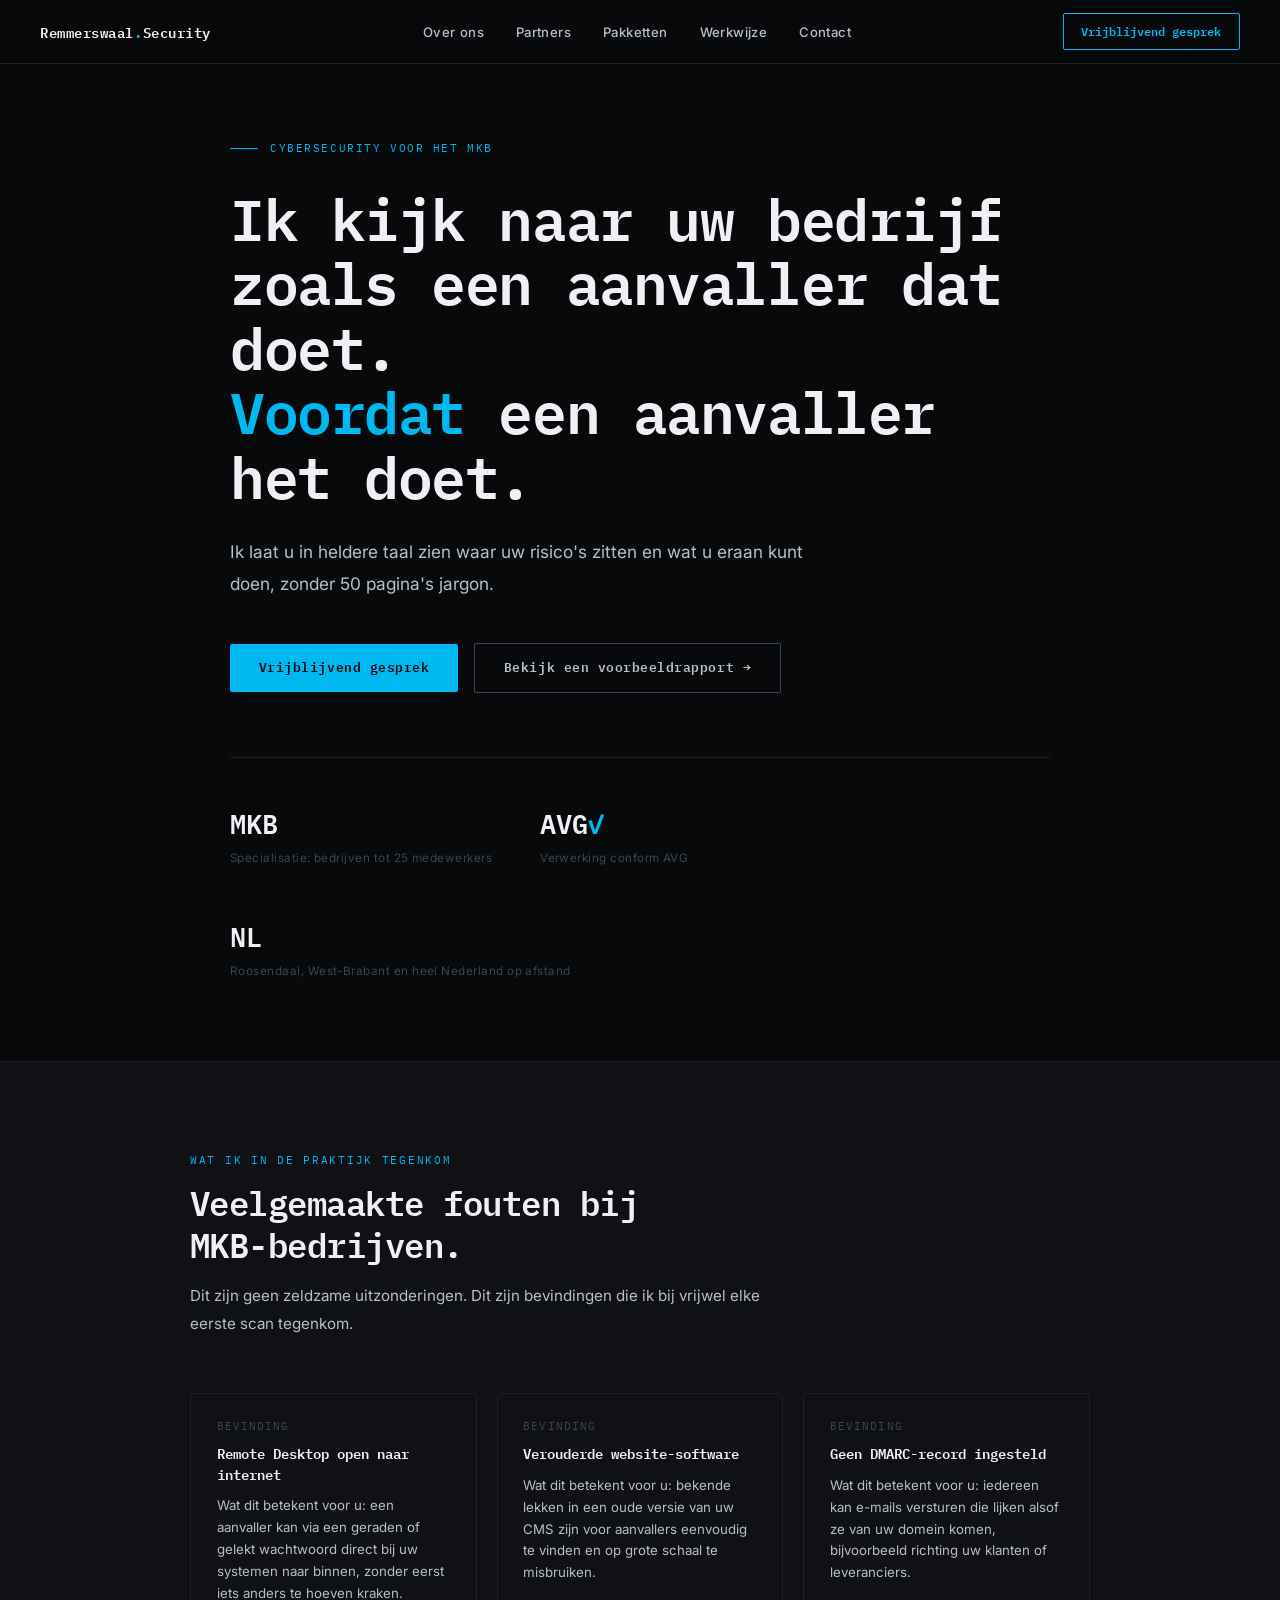
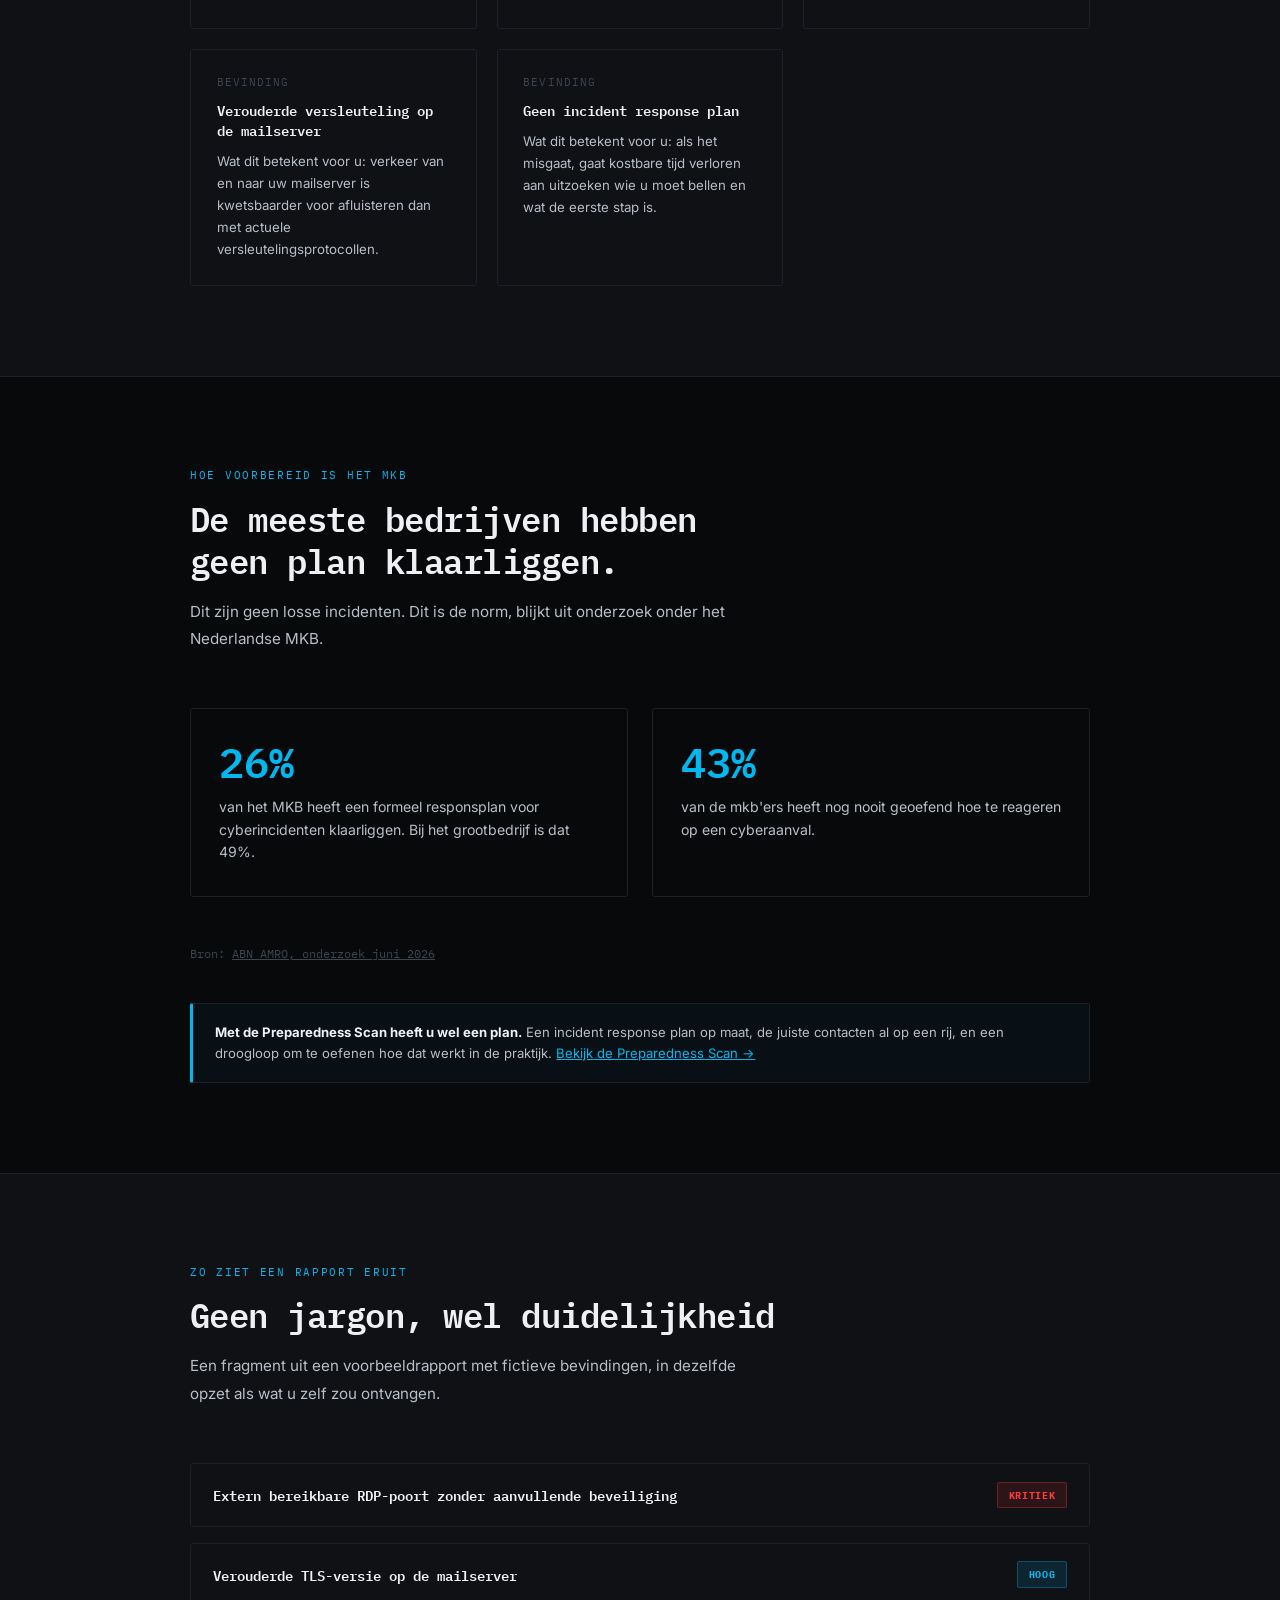
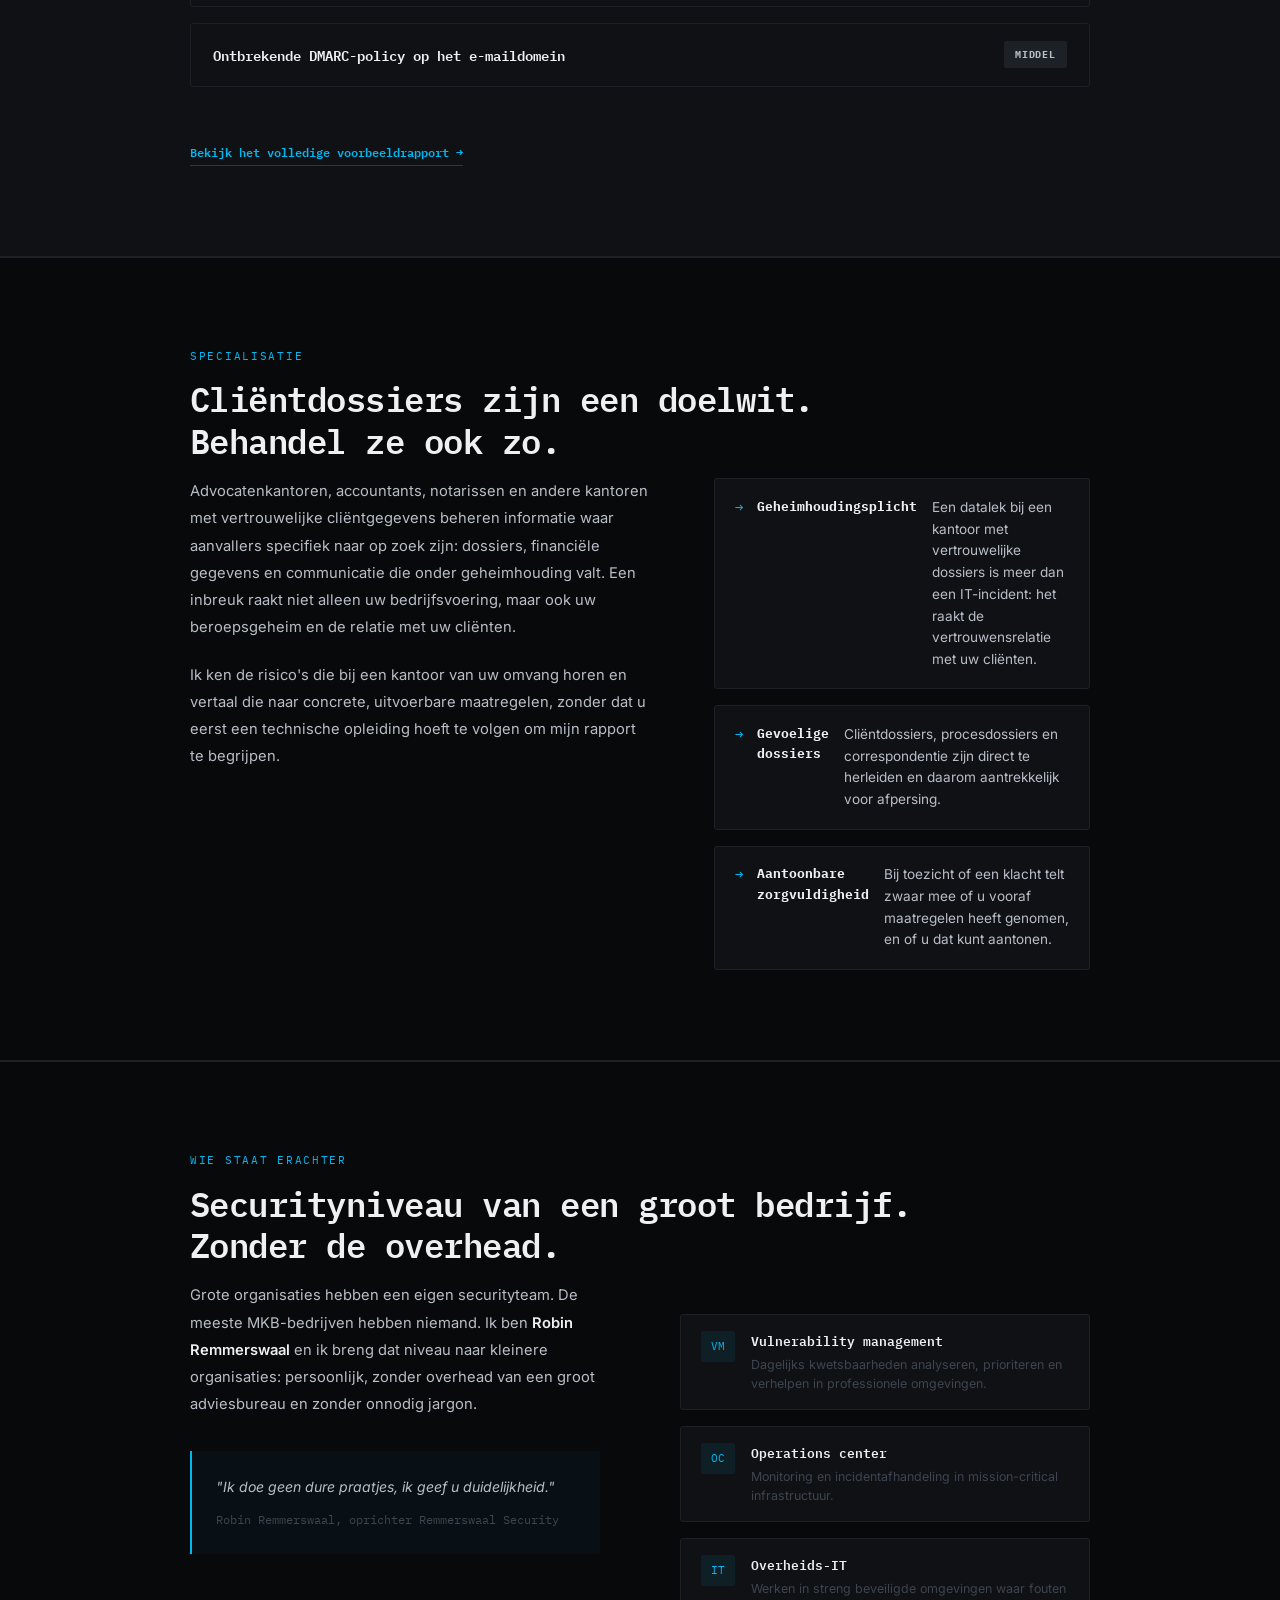
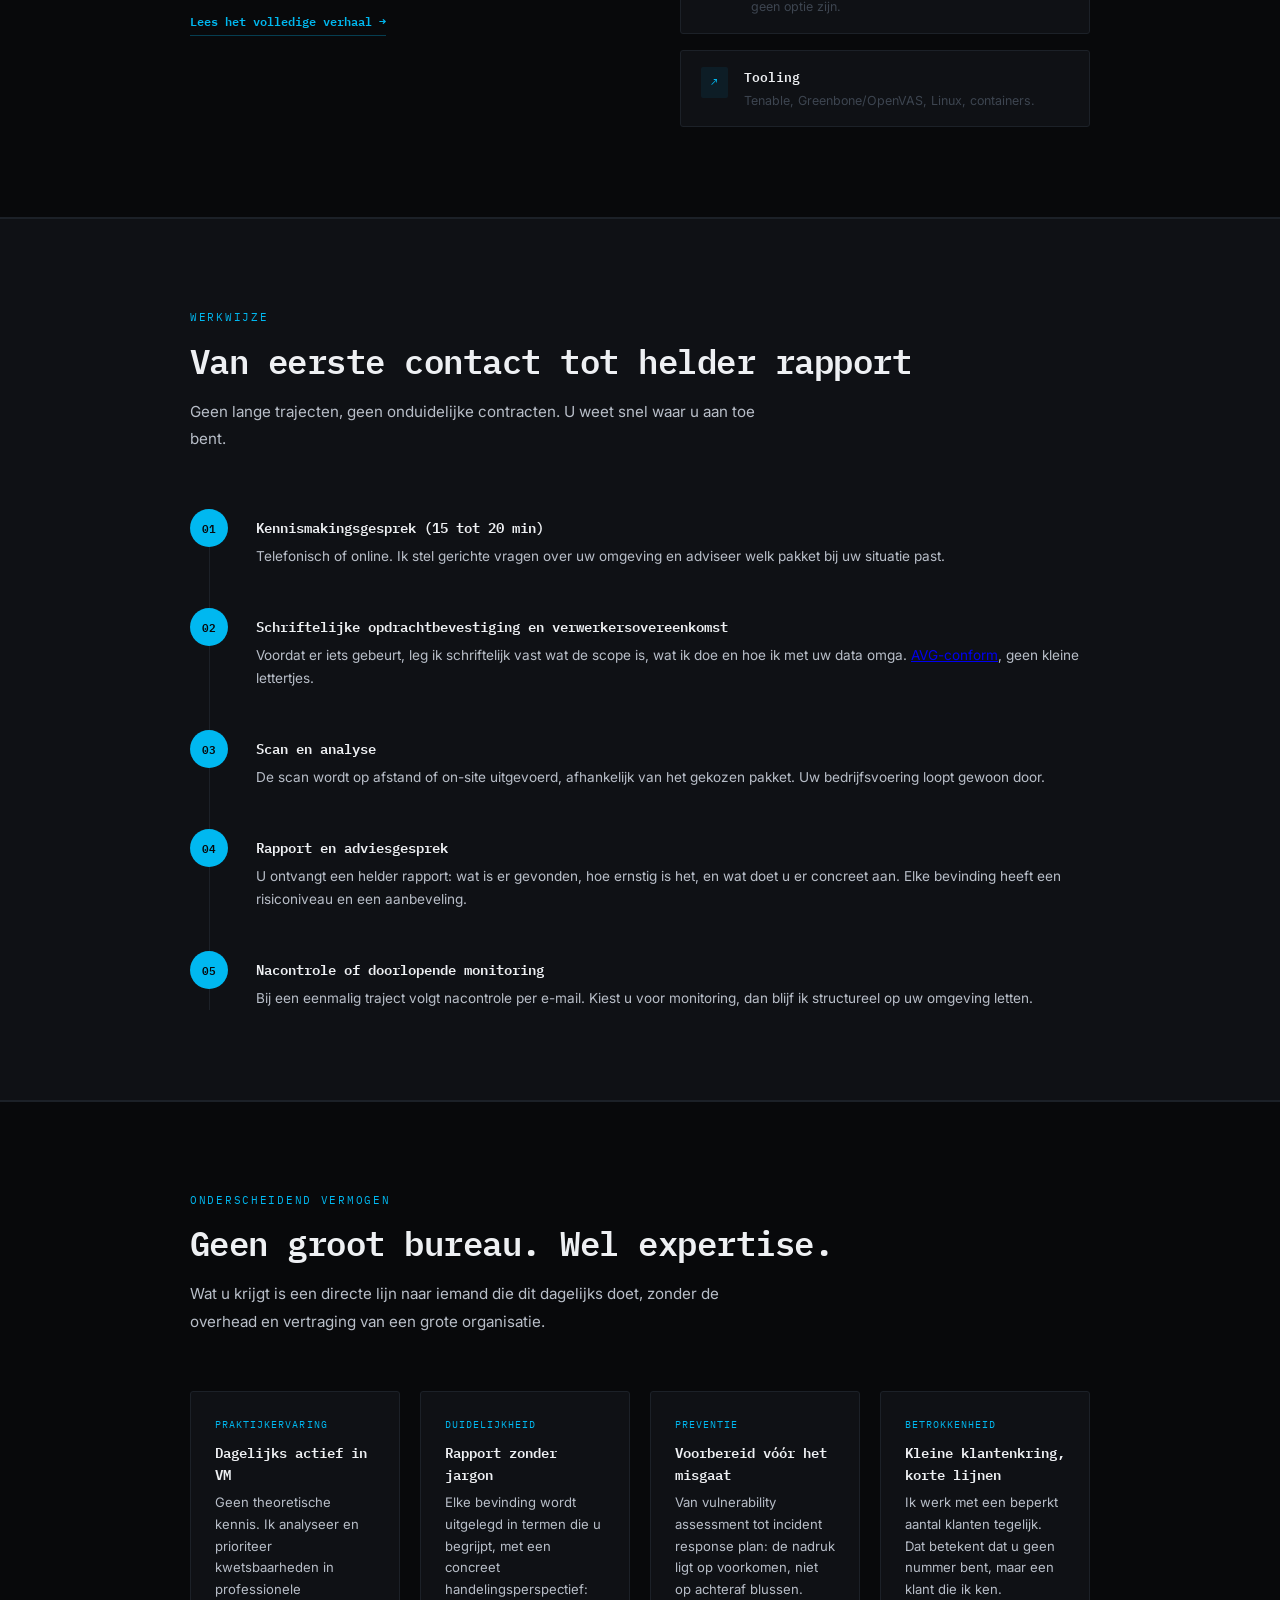
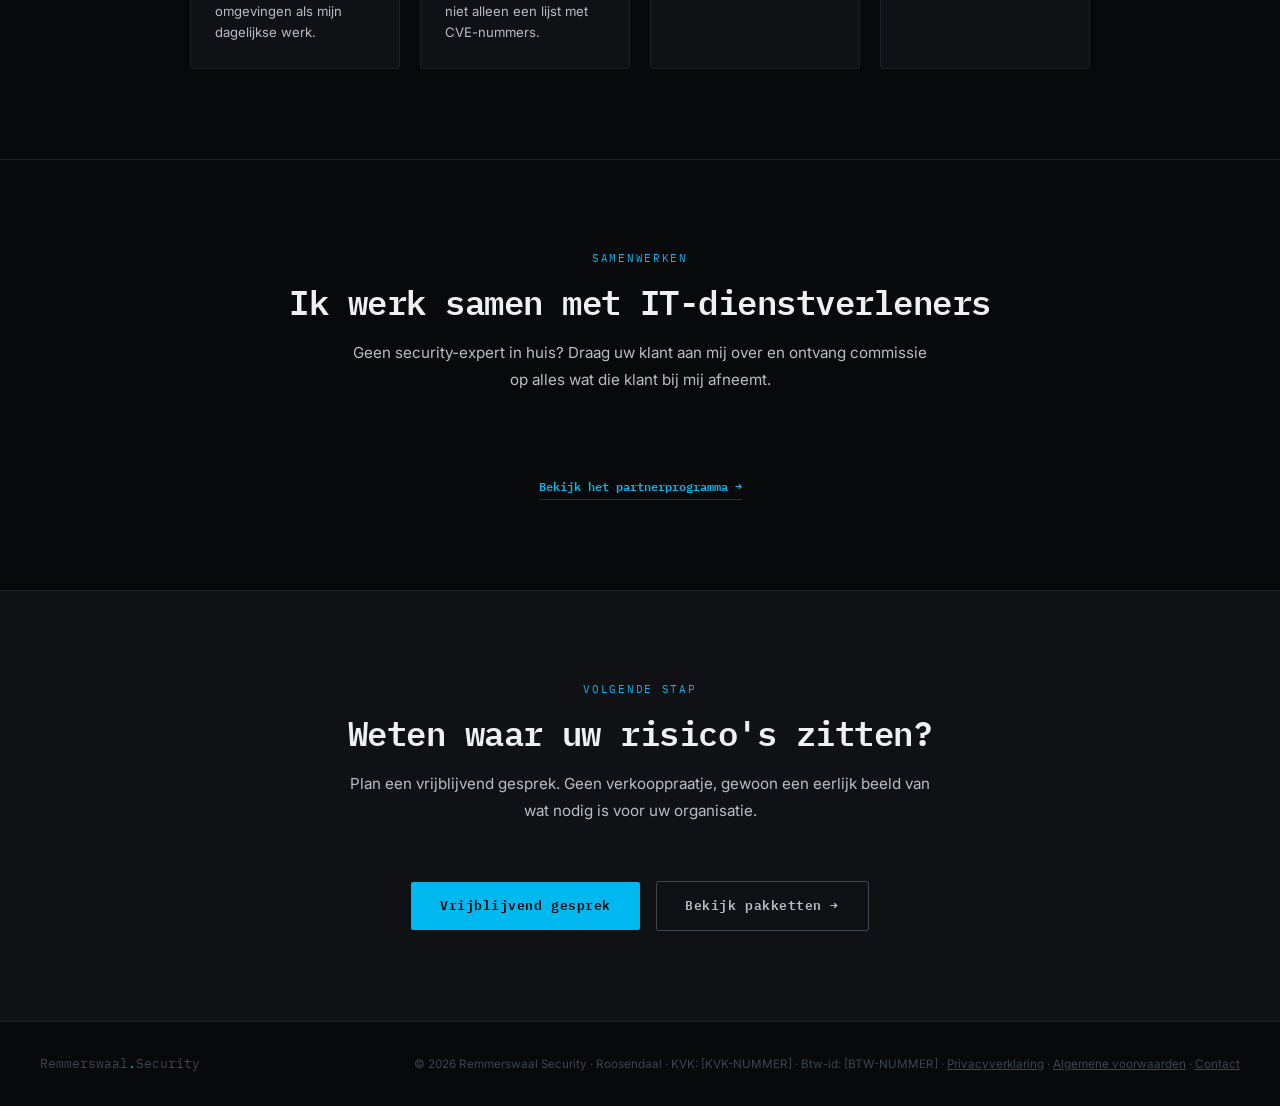
<file: index.html>
<!DOCTYPE html>
<html lang="nl">
<head>
  <meta charset="UTF-8" />
  <meta name="viewport" content="width=device-width, initial-scale=1.0" />
  <title>Cybersecurity voor het MKB | Remmerswaal Security, Roosendaal</title>
  <meta name="description" content="Ik breng de kwetsbaarheden in uw IT-omgeving in kaart voordat een aanvaller dat doet. Vulnerability assessments, monitoring en incident-preparedness voor het MKB, met een specialisatie in advocatuur en andere vertrouwelijke beroepen." />
  <meta property="og:title" content="Cybersecurity voor het MKB | Remmerswaal Security" />
  <meta property="og:description" content="Ik breng de kwetsbaarheden in uw IT-omgeving in kaart voordat een aanvaller dat doet. Vulnerability assessments, monitoring en incident-preparedness voor het MKB." />
  <meta property="og:type" content="website" />
  <meta property="og:url" content="https://remmerswaal-security.nl/" />
  <meta property="og:locale" content="nl_NL" />
  <link rel="icon" type="image/svg+xml" href="favicon.svg" />
  <link rel="preconnect" href="https://fonts.googleapis.com" />
  <link rel="preconnect" href="https://fonts.gstatic.com" crossorigin />
  <link href="https://fonts.googleapis.com/css2?family=IBM+Plex+Mono:wght@400;600&family=Inter:wght@400;500;600&display=swap" rel="stylesheet" />
  <link rel="stylesheet" href="style.css" />
</head>
<body>

<!-- NAV -->
<nav>
  <a href="index.html" class="nav-logo">Remmerswaal<span>.</span>Security</a>
  <ul class="nav-links">
    <li><a href="over-ons.html">Over ons</a></li>
    <li><a href="partner.html">Partners</a></li>
    <li><a href="pakketten.html">Pakketten</a></li>
    <li><a href="#hoe">Werkwijze</a></li>
    <li><a href="contact.html">Contact</a></li>
  </ul>
  <a href="contact.html" class="nav-cta">Vrijblijvend gesprek</a>
</nav>

<!-- HERO -->
<section class="hero">
  <div class="hero-tag">Cybersecurity voor het MKB</div>
  <h1>Ik kijk naar uw bedrijf<br/>zoals een aanvaller dat doet.<br/><em>Voordat</em> een aanvaller het doet.</h1>
  <p class="hero-sub">
    Ik laat u in heldere taal zien waar uw risico's zitten en wat u eraan kunt doen, zonder 50 pagina's jargon.
  </p>
  <div class="hero-actions">
    <a href="contact.html" class="btn-primary">Vrijblijvend gesprek</a>
    <a href="voorbeeldrapport.html" class="btn-ghost">Bekijk een voorbeeldrapport →</a>
  </div>
  <div class="scan-bar"></div>
  <div class="stats-row">
    <div class="stat">
      <span class="stat-num">MKB</span>
      <span class="stat-label">Specialisatie: bedrijven tot 25 medewerkers</span>
    </div>
    <a href="privacyverklaring.html" class="stat" style="text-decoration:none;">
      <span class="stat-num">AVG<span>✓</span></span>
      <span class="stat-label">Verwerking conform AVG</span>
    </a>
    <div class="stat">
      <span class="stat-num">NL</span>
      <span class="stat-label">Roosendaal, West-Brabant en heel Nederland op afstand</span>
    </div>
  </div>
</section>

<!-- WAT IK TEGENKOM -->
<section class="problem">
  <div class="container">
    <div class="section-tag">Wat ik in de praktijk tegenkom</div>
    <h2>Veelgemaakte fouten bij<br/>MKB-bedrijven.</h2>
    <p class="section-intro">Dit zijn geen zeldzame uitzonderingen. Dit zijn bevindingen die ik bij vrijwel elke eerste scan tegenkom.</p>
    <div class="bevindingen-grid">
      <div class="bevinding-card">
        <div class="b-wat">Bevinding</div>
        <h3>Remote Desktop open naar internet</h3>
        <p>Wat dit betekent voor u: een aanvaller kan via een geraden of gelekt wachtwoord direct bij uw systemen naar binnen, zonder eerst iets anders te hoeven kraken.</p>
      </div>
      <div class="bevinding-card">
        <div class="b-wat">Bevinding</div>
        <h3>Verouderde website-software</h3>
        <p>Wat dit betekent voor u: bekende lekken in een oude versie van uw CMS zijn voor aanvallers eenvoudig te vinden en op grote schaal te misbruiken.</p>
      </div>
      <div class="bevinding-card">
        <div class="b-wat">Bevinding</div>
        <h3>Geen DMARC-record ingesteld</h3>
        <p>Wat dit betekent voor u: iedereen kan e-mails versturen die lijken alsof ze van uw domein komen, bijvoorbeeld richting uw klanten of leveranciers.</p>
      </div>
      <div class="bevinding-card">
        <div class="b-wat">Bevinding</div>
        <h3>Verouderde versleuteling op de mailserver</h3>
        <p>Wat dit betekent voor u: verkeer van en naar uw mailserver is kwetsbaarder voor afluisteren dan met actuele versleutelingsprotocollen.</p>
      </div>
      <div class="bevinding-card">
        <div class="b-wat">Bevinding</div>
        <h3>Geen incident response plan</h3>
        <p>Wat dit betekent voor u: als het misgaat, gaat kostbare tijd verloren aan uitzoeken wie u moet bellen en wat de eerste stap is.</p>
      </div>
    </div>
  </div>
</section>

<!-- CIJFERS / PREPAREDNESS -->
<section id="cijfers">
  <div class="container">
    <div class="section-tag">Hoe voorbereid is het MKB</div>
    <h2>De meeste bedrijven hebben<br/>geen plan klaarliggen.</h2>
    <p class="section-intro">Dit zijn geen losse incidenten. Dit is de norm, blijkt uit onderzoek onder het Nederlandse MKB.</p>
    <div class="cijfers-strip">
      <div class="cijfer-card">
        <div class="cijfer-num">26%</div>
        <p>van het MKB heeft een formeel responsplan voor cyberincidenten klaarliggen. Bij het grootbedrijf is dat 49%.</p>
      </div>
      <div class="cijfer-card">
        <div class="cijfer-num">43%</div>
        <p>van de mkb'ers heeft nog nooit geoefend hoe te reageren op een cyberaanval.</p>
      </div>
    </div>
    <div class="cijfer-bron">Bron: <a href="https://www.abnamro.nl/nl/zakelijk/insights/sectoren-en-trends/alle-sectoren/mkb-niet-klaar-voor-nieuwe-digitale-risicos.html" target="_blank" rel="noopener noreferrer">ABN AMRO, onderzoek juni 2026</a></div>
    <div class="dienst-note" style="margin-top:2.5rem;">
      <strong>Met de Preparedness Scan heeft u wel een plan.</strong> Een incident response plan op maat, de juiste contacten al op een rij, en een droogloop om te oefenen hoe dat werkt in de praktijk. <a href="pakketten.html">Bekijk de Preparedness Scan →</a>
    </div>
  </div>
</section>

<!-- VOORBEELDRAPPORT TEASER -->
<section class="hoe">
  <div class="container">
    <div class="section-tag">Zo ziet een rapport eruit</div>
    <h2>Geen jargon, wel duidelijkheid</h2>
    <p class="section-intro">Een fragment uit een voorbeeldrapport met fictieve bevindingen, in dezelfde opzet als wat u zelf zou ontvangen.</p>
    <div class="teaser-grid">
      <div class="teaser-finding">
        <span class="tf-title">Extern bereikbare RDP-poort zonder aanvullende beveiliging</span>
        <span class="tf-sev crit">Kritiek</span>
      </div>
      <div class="teaser-finding">
        <span class="tf-title">Verouderde TLS-versie op de mailserver</span>
        <span class="tf-sev high">Hoog</span>
      </div>
      <div class="teaser-finding">
        <span class="tf-title">Ontbrekende DMARC-policy op het e-maildomein</span>
        <span class="tf-sev med">Middel</span>
      </div>
    </div>
    <p style="margin-top: 1.75rem;">
      <a href="voorbeeldrapport.html" class="dienst-cta">Bekijk het volledige voorbeeldrapport →</a>
    </p>
  </div>
</section>

<!-- SPECIALISATIE: VERTROUWELIJKE BEROEPEN -->
<section id="advocaten" class="advocaten">
  <div class="container">
    <div class="section-tag">Specialisatie</div>
    <h2>Cliëntdossiers zijn een doelwit.<br/>Behandel ze ook zo.</h2>
    <div class="advocaten-grid">
      <div class="advocaten-text">
        <p>
          Advocatenkantoren, accountants, notarissen en andere kantoren met vertrouwelijke cliëntgegevens beheren informatie waar aanvallers specifiek naar op zoek zijn: dossiers, financiële gegevens en communicatie die onder geheimhouding valt. Een inbreuk raakt niet alleen uw bedrijfsvoering, maar ook uw beroepsgeheim en de relatie met uw cliënten.
        </p>
        <p>
          Ik ken de risico's die bij een kantoor van uw omvang horen en vertaal die naar concrete, uitvoerbare maatregelen, zonder dat u eerst een technische opleiding hoeft te volgen om mijn rapport te begrijpen.
        </p>
      </div>
      <ul class="advocaten-list">
        <li><strong>Geheimhoudingsplicht</strong>Een datalek bij een kantoor met vertrouwelijke dossiers is meer dan een IT-incident: het raakt de vertrouwensrelatie met uw cliënten.</li>
        <li><strong>Gevoelige dossiers</strong>Cliëntdossiers, procesdossiers en correspondentie zijn direct te herleiden en daarom aantrekkelijk voor afpersing.</li>
        <li><strong>Aantoonbare zorgvuldigheid</strong>Bij toezicht of een klacht telt zwaar mee of u vooraf maatregelen heeft genomen, en of u dat kunt aantonen.</li>
      </ul>
    </div>
  </div>
</section>

<!-- OVER ONS (KORT) -->
<section id="over" class="over">
  <div class="container">
    <div class="section-tag">Wie staat erachter</div>
    <h2>Securityniveau van een groot bedrijf.<br/>Zonder de overhead.</h2>
    <div class="over-inner">
      <div class="over-text">
        <p>
          Grote organisaties hebben een eigen securityteam. De meeste MKB-bedrijven hebben niemand. Ik ben <strong>Robin Remmerswaal</strong> en ik breng dat niveau naar kleinere organisaties: persoonlijk, zonder overhead van een groot adviesbureau en zonder onnodig jargon.
        </p>
        <div class="over-quote">
          <p>"Ik doe geen dure praatjes, ik geef u duidelijkheid."</p>
          <cite>Robin Remmerswaal, oprichter Remmerswaal Security</cite>
        </div>
        <p style="margin-top: 1.75rem;">
          <a href="over-ons.html" class="dienst-cta">Lees het volledige verhaal →</a>
        </p>
      </div>
      <div class="over-credentials">
        <div class="credential">
          <div class="credential-icon">VM</div>
          <div class="credential-body">
            <h4>Vulnerability management</h4>
            <p>Dagelijks kwetsbaarheden analyseren, prioriteren en verhelpen in professionele omgevingen.</p>
          </div>
        </div>
        <div class="credential">
          <div class="credential-icon">OC</div>
          <div class="credential-body">
            <h4>Operations center</h4>
            <p>Monitoring en incidentafhandeling in mission-critical infrastructuur.</p>
          </div>
        </div>
        <div class="credential">
          <div class="credential-icon">IT</div>
          <div class="credential-body">
            <h4>Overheids-IT</h4>
            <p>Werken in streng beveiligde omgevingen waar fouten geen optie zijn.</p>
          </div>
        </div>
        <div class="credential">
          <div class="credential-icon">↗</div>
          <div class="credential-body">
            <h4>Tooling</h4>
            <p>Tenable, Greenbone/OpenVAS, Linux, containers.</p>
          </div>
        </div>
      </div>
    </div>
  </div>
</section>

<!-- HOE HET WERKT -->
<section id="hoe" class="hoe">
  <div class="container">
    <div class="section-tag">Werkwijze</div>
    <h2>Van eerste contact tot helder rapport</h2>
    <p class="section-intro">Geen lange trajecten, geen onduidelijke contracten. U weet snel waar u aan toe bent.</p>
    <div class="process-steps">
      <div class="step">
        <div class="step-num">01</div>
        <div class="step-body">
          <h3>Kennismakingsgesprek (15 tot 20 min)</h3>
          <p>Telefonisch of online. Ik stel gerichte vragen over uw omgeving en adviseer welk pakket bij uw situatie past.</p>
        </div>
      </div>
      <div class="step">
        <div class="step-num">02</div>
        <div class="step-body">
          <h3>Schriftelijke opdrachtbevestiging en verwerkersovereenkomst</h3>
          <p>Voordat er iets gebeurt, leg ik schriftelijk vast wat de scope is, wat ik doe en hoe ik met uw data omga. <a href="privacyverklaring.html">AVG-conform</a>, geen kleine lettertjes.</p>
        </div>
      </div>
      <div class="step">
        <div class="step-num">03</div>
        <div class="step-body">
          <h3>Scan en analyse</h3>
          <p>De scan wordt op afstand of on-site uitgevoerd, afhankelijk van het gekozen pakket. Uw bedrijfsvoering loopt gewoon door.</p>
        </div>
      </div>
      <div class="step">
        <div class="step-num">04</div>
        <div class="step-body">
          <h3>Rapport en adviesgesprek</h3>
          <p>U ontvangt een helder rapport: wat is er gevonden, hoe ernstig is het, en wat doet u er concreet aan. Elke bevinding heeft een risiconiveau en een aanbeveling.</p>
        </div>
      </div>
      <div class="step">
        <div class="step-num">05</div>
        <div class="step-body">
          <h3>Nacontrole of doorlopende monitoring</h3>
          <p>Bij een eenmalig traject volgt nacontrole per e-mail. Kiest u voor monitoring, dan blijf ik structureel op uw omgeving letten.</p>
        </div>
      </div>
    </div>
  </div>
</section>

<!-- WAAROM -->
<section class="waarom">
  <div class="container">
    <div class="section-tag">Onderscheidend vermogen</div>
    <h2>Geen groot bureau. Wel expertise.</h2>
    <p class="section-intro">Wat u krijgt is een directe lijn naar iemand die dit dagelijks doet, zonder de overhead en vertraging van een grote organisatie.</p>
    <div class="waarom-grid">
      <div class="waarom-item">
        <div class="w-label">Praktijkervaring</div>
        <h3>Dagelijks actief in VM</h3>
        <p>Geen theoretische kennis. Ik analyseer en prioriteer kwetsbaarheden in professionele omgevingen als mijn dagelijkse werk.</p>
      </div>
      <div class="waarom-item">
        <div class="w-label">Duidelijkheid</div>
        <h3>Rapport zonder jargon</h3>
        <p>Elke bevinding wordt uitgelegd in termen die u begrijpt, met een concreet handelingsperspectief: niet alleen een lijst met CVE-nummers.</p>
      </div>
      <div class="waarom-item">
        <div class="w-label">Preventie</div>
        <h3>Voorbereid vóór het misgaat</h3>
        <p>Van vulnerability assessment tot incident response plan: de nadruk ligt op voorkomen, niet op achteraf blussen.</p>
      </div>
      <div class="waarom-item">
        <div class="w-label">Betrokkenheid</div>
        <h3>Kleine klantenkring, korte lijnen</h3>
        <p>Ik werk met een beperkt aantal klanten tegelijk. Dat betekent dat u geen nummer bent, maar een klant die ik ken.</p>
      </div>
    </div>
  </div>
</section>

<!-- TESTIMONIALS: voeg hier klantervaringen toe zodra beschikbaar -->

<!-- PARTNERS -->
<section class="waarom">
  <div class="container" style="text-align:center;">
    <div class="section-tag" style="justify-content:center;">Samenwerken</div>
    <h2>Ik werk samen met IT-dienstverleners</h2>
    <p class="section-intro" style="margin-left:auto; margin-right:auto;">Geen security-expert in huis? Draag uw klant aan mij over en ontvang commissie op alles wat die klant bij mij afneemt.</p>
    <a href="partner.html" class="dienst-cta">Bekijk het partnerprogramma →</a>
  </div>
</section>

<!-- CTA -->
<section class="contact">
  <div class="container" style="text-align:center;">
    <div class="section-tag" style="justify-content:center;">Volgende stap</div>
    <h2>Weten waar uw risico's zitten?</h2>
    <p class="section-intro" style="margin-left:auto; margin-right:auto;">Plan een vrijblijvend gesprek. Geen verkooppraatje, gewoon een eerlijk beeld van wat nodig is voor uw organisatie.</p>
    <div class="hero-actions" style="justify-content:center;">
      <a href="contact.html" class="btn-primary">Vrijblijvend gesprek</a>
      <a href="pakketten.html" class="btn-ghost">Bekijk pakketten →</a>
    </div>
  </div>
</section>

<!-- FOOTER -->
<footer>
  <span class="footer-logo">Remmerswaal<span>.</span>Security</span>
  <p>© 2026 Remmerswaal Security · Roosendaal · KVK: [KVK-NUMMER] · Btw-id: [BTW-NUMMER] · <a href="privacyverklaring.html" style="color:var(--muted);">Privacyverklaring</a> · <a href="algemene-voorwaarden.html" style="color:var(--muted);">Algemene voorwaarden</a> · <a href="contact.html" style="color:var(--muted);">Contact</a></p>
</footer>

</body>
</html>
</file>
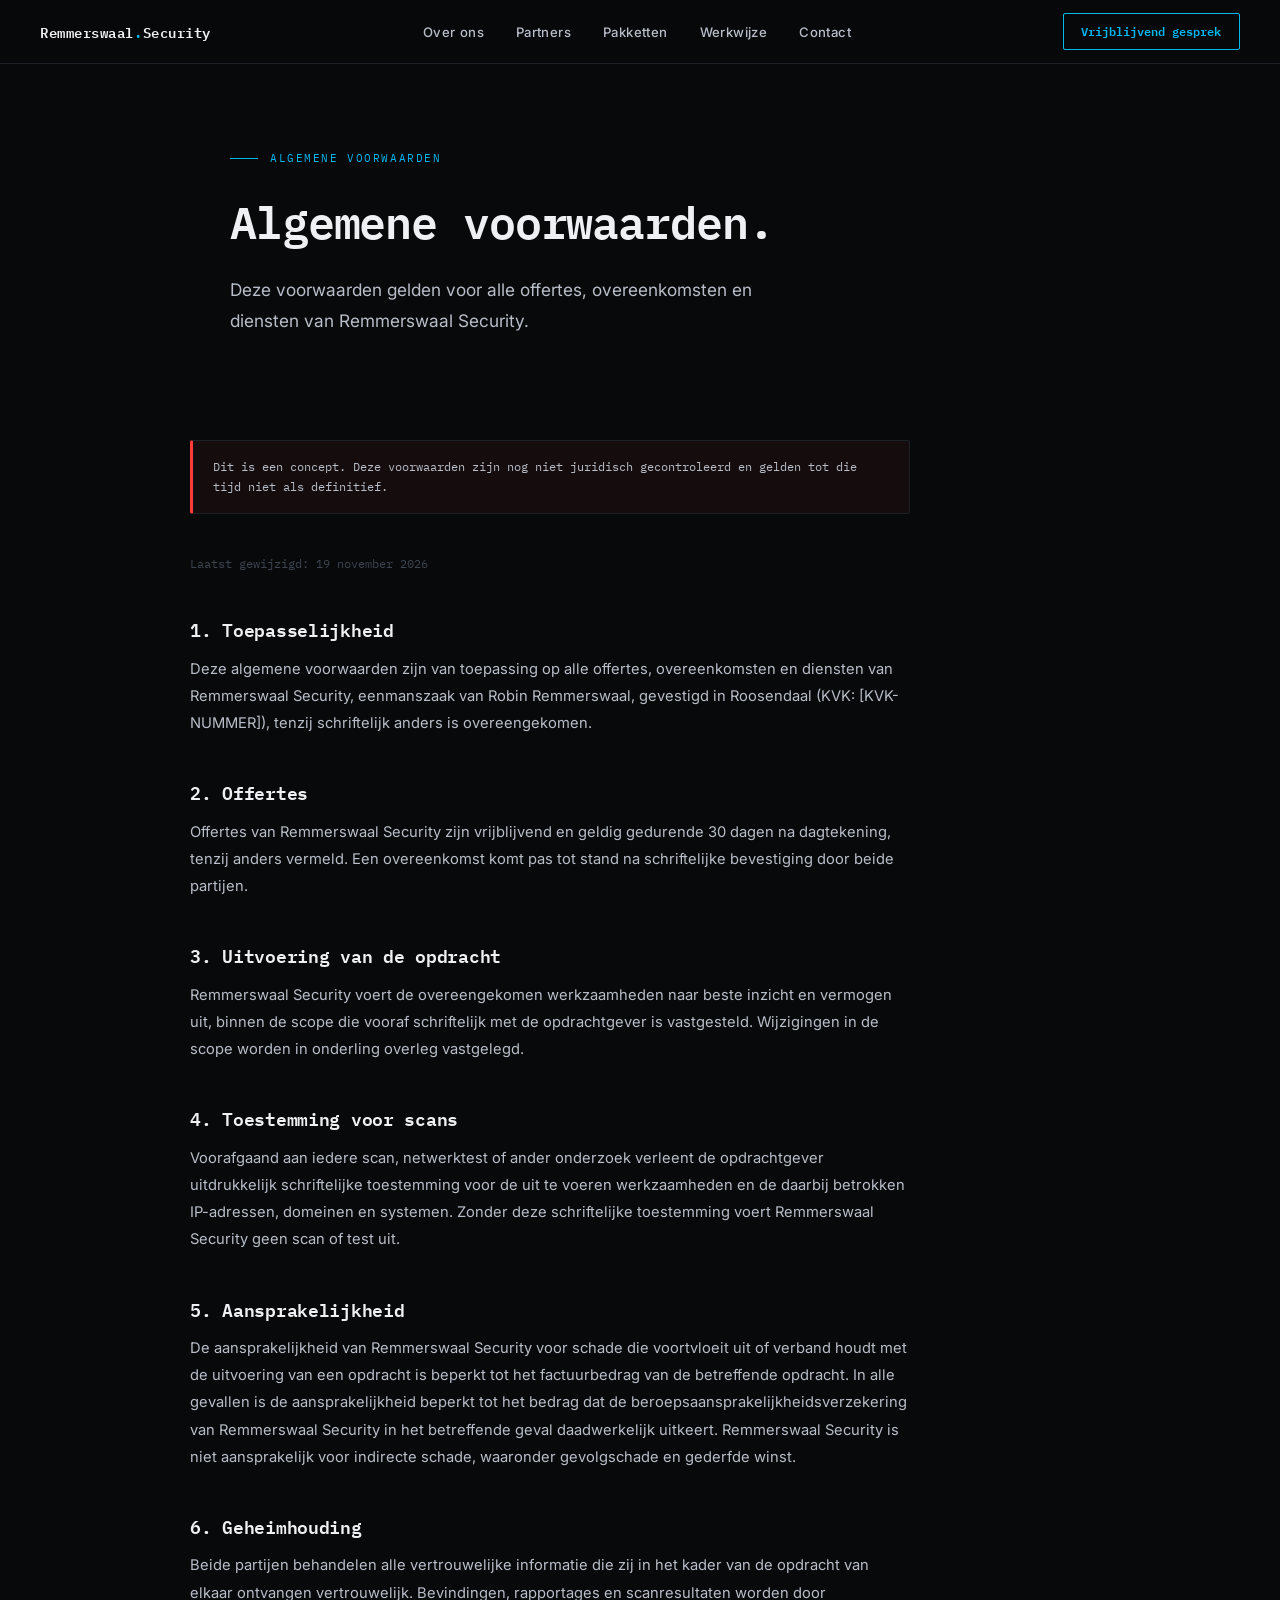
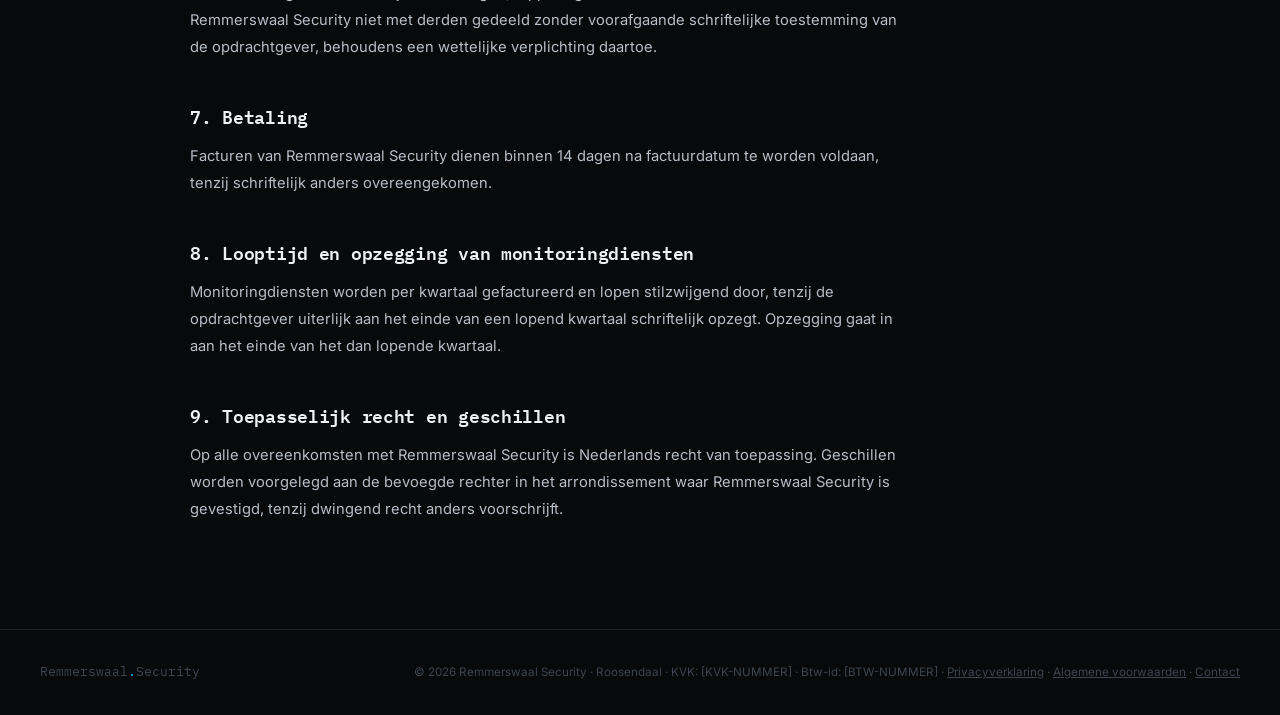
<file: algemene-voorwaarden.html>
<!-- CONCEPT: juridisch laten controleren -->
<!DOCTYPE html>
<html lang="nl">
<head>
  <meta charset="UTF-8" />
  <meta name="viewport" content="width=device-width, initial-scale=1.0" />
  <title>Algemene voorwaarden | Remmerswaal Security</title>
  <meta name="description" content="Algemene voorwaarden van Remmerswaal Security: offertes, uitvoering, toestemming voor scans, aansprakelijkheid, geheimhouding en betaling." />
  <meta property="og:title" content="Algemene voorwaarden | Remmerswaal Security" />
  <meta property="og:description" content="Algemene voorwaarden van Remmerswaal Security: offertes, uitvoering, toestemming voor scans, aansprakelijkheid, geheimhouding en betaling." />
  <meta property="og:type" content="website" />
  <meta property="og:url" content="https://remmerswaal-security.nl/algemene-voorwaarden.html" />
  <meta property="og:locale" content="nl_NL" />
  <link rel="icon" type="image/svg+xml" href="favicon.svg" />
  <link rel="preconnect" href="https://fonts.googleapis.com" />
  <link rel="preconnect" href="https://fonts.gstatic.com" crossorigin />
  <link href="https://fonts.googleapis.com/css2?family=IBM+Plex+Mono:wght@400;600&family=Inter:wght@400;500;600&display=swap" rel="stylesheet" />
  <link rel="stylesheet" href="style.css" />
</head>
<body>

<!-- NAV -->
<nav>
  <a href="index.html" class="nav-logo">Remmerswaal<span>.</span>Security</a>
  <ul class="nav-links">
    <li><a href="over-ons.html">Over ons</a></li>
    <li><a href="partner.html">Partners</a></li>
    <li><a href="pakketten.html">Pakketten</a></li>
    <li><a href="index.html#hoe">Werkwijze</a></li>
    <li><a href="contact.html">Contact</a></li>
  </ul>
  <a href="contact.html" class="nav-cta">Vrijblijvend gesprek</a>
</nav>

<!-- PAGE HERO -->
<div class="page-hero">
  <div class="hero-tag">Algemene voorwaarden</div>
  <h1>Algemene voorwaarden.</h1>
  <p class="hero-sub">
    Deze voorwaarden gelden voor alle offertes, overeenkomsten en diensten van Remmerswaal Security.
  </p>
</div>

<!-- CONTENT -->
<section style="padding-top: 0;">
  <div class="container">
    <div class="legal-content">
      <div class="legal-draft-notice">Dit is een concept. Deze voorwaarden zijn nog niet juridisch gecontroleerd en gelden tot die tijd niet als definitief.</div>
      <div class="legal-meta">Laatst gewijzigd: 19 november 2026</div>

      <h2>1. Toepasselijkheid</h2>
      <p>Deze algemene voorwaarden zijn van toepassing op alle offertes, overeenkomsten en diensten van Remmerswaal Security, eenmanszaak van Robin Remmerswaal, gevestigd in Roosendaal (KVK: [KVK-NUMMER]), tenzij schriftelijk anders is overeengekomen.</p>

      <h2>2. Offertes</h2>
      <p>Offertes van Remmerswaal Security zijn vrijblijvend en geldig gedurende 30 dagen na dagtekening, tenzij anders vermeld. Een overeenkomst komt pas tot stand na schriftelijke bevestiging door beide partijen.</p>

      <h2>3. Uitvoering van de opdracht</h2>
      <p>Remmerswaal Security voert de overeengekomen werkzaamheden naar beste inzicht en vermogen uit, binnen de scope die vooraf schriftelijk met de opdrachtgever is vastgesteld. Wijzigingen in de scope worden in onderling overleg vastgelegd.</p>

      <h2>4. Toestemming voor scans</h2>
      <p>Voorafgaand aan iedere scan, netwerktest of ander onderzoek verleent de opdrachtgever uitdrukkelijk schriftelijke toestemming voor de uit te voeren werkzaamheden en de daarbij betrokken IP-adressen, domeinen en systemen. Zonder deze schriftelijke toestemming voert Remmerswaal Security geen scan of test uit.</p>

      <h2>5. Aansprakelijkheid</h2>
      <p>De aansprakelijkheid van Remmerswaal Security voor schade die voortvloeit uit of verband houdt met de uitvoering van een opdracht is beperkt tot het factuurbedrag van de betreffende opdracht. In alle gevallen is de aansprakelijkheid beperkt tot het bedrag dat de beroepsaansprakelijkheidsverzekering van Remmerswaal Security in het betreffende geval daadwerkelijk uitkeert. Remmerswaal Security is niet aansprakelijk voor indirecte schade, waaronder gevolgschade en gederfde winst.</p>

      <h2>6. Geheimhouding</h2>
      <p>Beide partijen behandelen alle vertrouwelijke informatie die zij in het kader van de opdracht van elkaar ontvangen vertrouwelijk. Bevindingen, rapportages en scanresultaten worden door Remmerswaal Security niet met derden gedeeld zonder voorafgaande schriftelijke toestemming van de opdrachtgever, behoudens een wettelijke verplichting daartoe.</p>

      <h2>7. Betaling</h2>
      <p>Facturen van Remmerswaal Security dienen binnen 14 dagen na factuurdatum te worden voldaan, tenzij schriftelijk anders overeengekomen.</p>

      <h2>8. Looptijd en opzegging van monitoringdiensten</h2>
      <p>Monitoringdiensten worden per kwartaal gefactureerd en lopen stilzwijgend door, tenzij de opdrachtgever uiterlijk aan het einde van een lopend kwartaal schriftelijk opzegt. Opzegging gaat in aan het einde van het dan lopende kwartaal.</p>

      <h2>9. Toepasselijk recht en geschillen</h2>
      <p>Op alle overeenkomsten met Remmerswaal Security is Nederlands recht van toepassing. Geschillen worden voorgelegd aan de bevoegde rechter in het arrondissement waar Remmerswaal Security is gevestigd, tenzij dwingend recht anders voorschrijft.</p>
    </div>
  </div>
</section>

<!-- FOOTER -->
<footer>
  <span class="footer-logo">Remmerswaal<span>.</span>Security</span>
  <p>© 2026 Remmerswaal Security · Roosendaal · KVK: [KVK-NUMMER] · Btw-id: [BTW-NUMMER] · <a href="privacyverklaring.html" style="color:var(--muted);">Privacyverklaring</a> · <a href="algemene-voorwaarden.html" style="color:var(--muted);">Algemene voorwaarden</a> · <a href="contact.html" style="color:var(--muted);">Contact</a></p>
</footer>

</body>
</html>
</file>
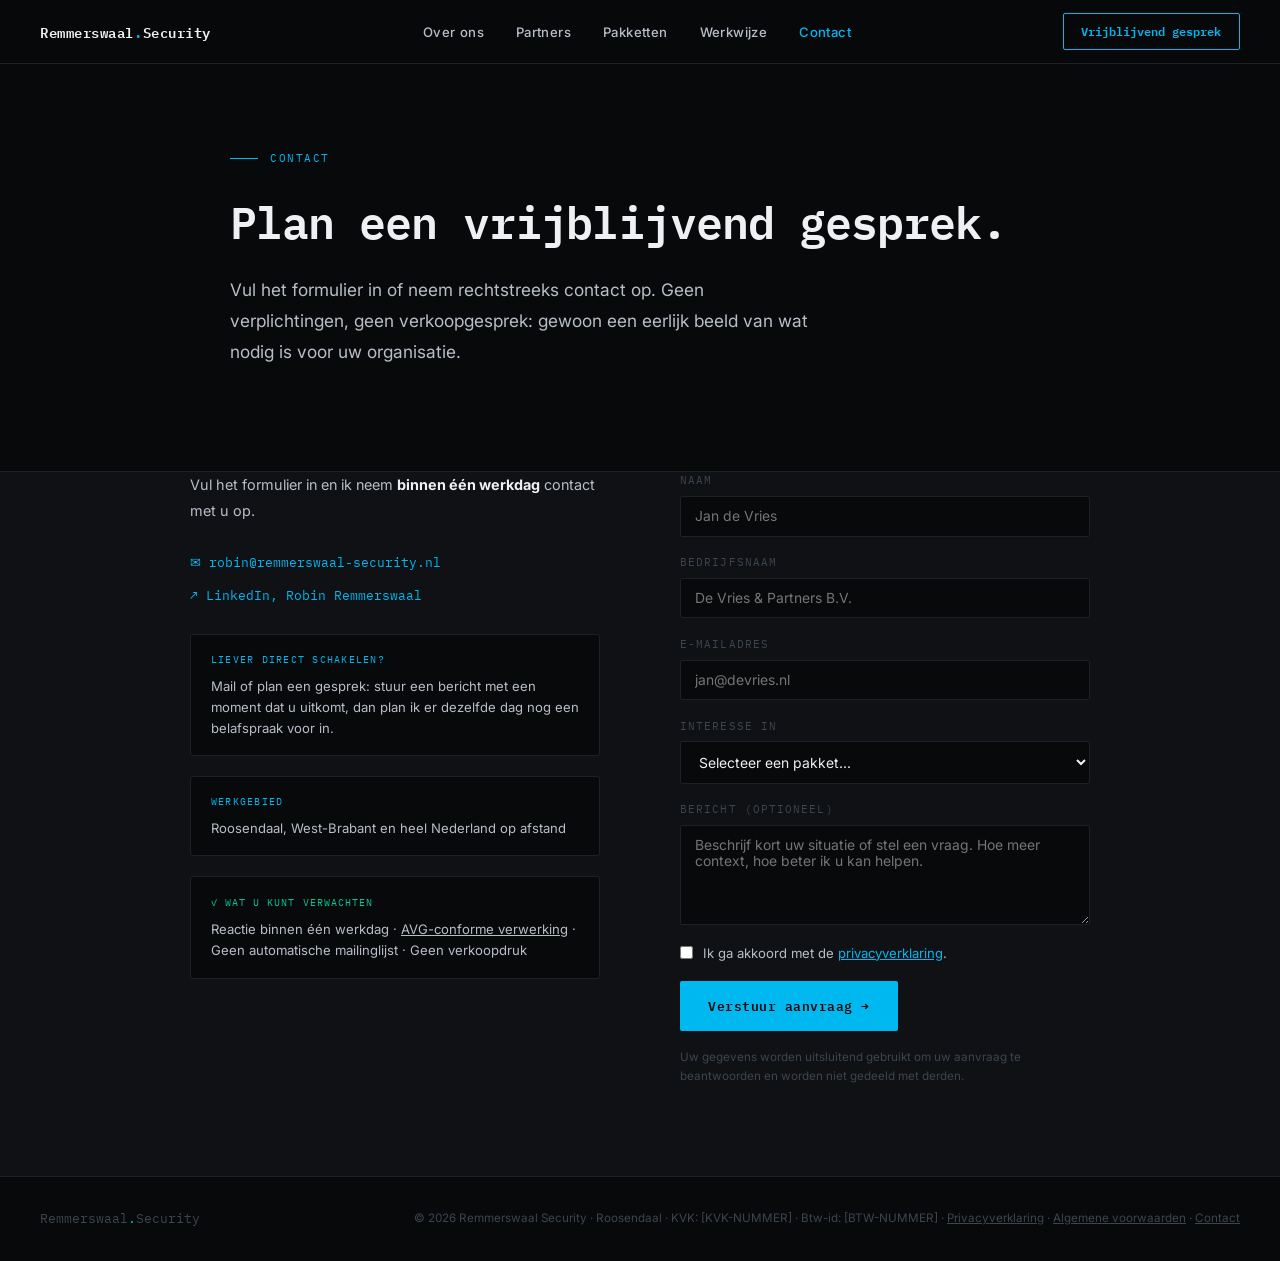
<file: contact.html>
<!DOCTYPE html>
<html lang="nl">
<head>
  <meta charset="UTF-8" />
  <meta name="viewport" content="width=device-width, initial-scale=1.0" />
  <title>Contact | Remmerswaal Security</title>
  <meta name="description" content="Plan een vrijblijvend gesprek met Remmerswaal Security. E-mail, LinkedIn en het contactformulier, reactie binnen één werkdag." />
  <meta property="og:title" content="Contact | Remmerswaal Security" />
  <meta property="og:description" content="Plan een vrijblijvend gesprek met Remmerswaal Security. E-mail, LinkedIn en het contactformulier, reactie binnen één werkdag." />
  <meta property="og:type" content="website" />
  <meta property="og:url" content="https://remmerswaal-security.nl/contact.html" />
  <meta property="og:locale" content="nl_NL" />
  <link rel="icon" type="image/svg+xml" href="favicon.svg" />
  <link rel="preconnect" href="https://fonts.googleapis.com" />
  <link rel="preconnect" href="https://fonts.gstatic.com" crossorigin />
  <link href="https://fonts.googleapis.com/css2?family=IBM+Plex+Mono:wght@400;600&family=Inter:wght@400;500;600&display=swap" rel="stylesheet" />
  <link rel="stylesheet" href="style.css" />
</head>
<body>

<!-- NAV -->
<nav>
  <a href="index.html" class="nav-logo">Remmerswaal<span>.</span>Security</a>
  <ul class="nav-links">
    <li><a href="over-ons.html">Over ons</a></li>
    <li><a href="partner.html">Partners</a></li>
    <li><a href="pakketten.html">Pakketten</a></li>
    <li><a href="index.html#hoe">Werkwijze</a></li>
    <li><a href="contact.html" class="is-active">Contact</a></li>
  </ul>
  <a href="contact.html" class="nav-cta">Vrijblijvend gesprek</a>
</nav>

<!-- PAGE HERO -->
<div class="page-hero">
  <div class="hero-tag">Contact</div>
  <h1>Plan een vrijblijvend gesprek.</h1>
  <p class="hero-sub">
    Vul het formulier in of neem rechtstreeks contact op. Geen verplichtingen, geen verkoopgesprek: gewoon een eerlijk beeld van wat nodig is voor uw organisatie.
  </p>
</div>

<!-- CONTACT -->
<section class="contact" style="padding-top: 0;">
  <div class="container">
    <div class="contact-inner">
      <div class="contact-info">
        <p>
          Vul het formulier in en ik neem <strong>binnen één werkdag</strong> contact met u op.
        </p>
        <div class="contact-detail">
          <a href="mailto:robin@remmerswaal-security.nl">✉ robin@remmerswaal-security.nl</a>
          <a href="https://www.linkedin.com/in/robin-remmerswaal-15b357193" target="_blank" rel="noopener noreferrer">↗ LinkedIn, Robin Remmerswaal</a>
        </div>
        <div style="margin-top:1.75rem; padding:1rem 1.25rem; border:1px solid var(--border); border-radius:3px; background:var(--black);">
          <div style="font-family:var(--mono); font-size:0.65rem; color:var(--accent); letter-spacing:0.12em; text-transform:uppercase; margin-bottom:0.5rem;">Liever direct schakelen?</div>
          <p style="font-size:0.82rem; color:var(--text); margin:0; line-height:1.6;">Mail of plan een gesprek: stuur een bericht met een moment dat u uitkomt, dan plan ik er dezelfde dag nog een belafspraak voor in.</p>
        </div>
        <div style="margin-top:1.25rem; padding:1rem 1.25rem; border:1px solid var(--border); border-radius:3px; background:var(--black);">
          <div style="font-family:var(--mono); font-size:0.65rem; color:var(--accent); letter-spacing:0.12em; text-transform:uppercase; margin-bottom:0.5rem;">Werkgebied</div>
          <p style="font-size:0.82rem; color:var(--text); margin:0; line-height:1.6;">Roosendaal, West-Brabant en heel Nederland op afstand</p>
        </div>
        <div class="contact-guarantee" style="margin-top:1.25rem;">
          <div class="g-label">✓ Wat u kunt verwachten</div>
          <p>Reactie binnen één werkdag · <a href="privacyverklaring.html" style="color:var(--text); text-decoration:underline;">AVG-conforme verwerking</a> · Geen automatische mailinglijst · Geen verkoopdruk</p>
        </div>
      </div>
      <form class="contact-form" action="https://formspree.io/f/xwvdbwra" method="POST">
        <div class="form-group">
          <label>Naam</label>
          <input type="text" name="naam" placeholder="Jan de Vries" required />
        </div>
        <div class="form-group">
          <label>Bedrijfsnaam</label>
          <input type="text" name="bedrijf" placeholder="De Vries & Partners B.V." />
        </div>
        <div class="form-group">
          <label>E-mailadres</label>
          <input type="email" name="email" placeholder="jan@devries.nl" required />
        </div>
        <div class="form-group">
          <label>Interesse in</label>
          <select name="dienst">
            <option value="">Selecteer een pakket...</option>
            <option value="quickscan">Quickscan</option>
            <option value="complete-assessment">Complete Assessment</option>
            <option value="preparedness-scan">Preparedness Scan</option>
            <option value="monitoring-basis">Monitoring Basis</option>
            <option value="monitoring-pro">Monitoring Pro</option>
            <option value="partnerprogramma">Partnerprogramma</option>
            <option value="advies">Vraag / overleg</option>
          </select>
        </div>
        <div class="form-group">
          <label>Bericht (optioneel)</label>
          <textarea name="bericht" placeholder="Beschrijf kort uw situatie of stel een vraag. Hoe meer context, hoe beter ik u kan helpen."></textarea>
        </div>
        <div class="form-group" style="flex-direction: row; align-items: flex-start; gap: 0.6rem;">
          <input type="checkbox" id="privacy-akkoord" name="privacy_akkoord" value="akkoord" required style="width: auto; margin-top: 0.2rem;" />
          <label for="privacy-akkoord" style="text-transform: none; letter-spacing: normal; font-family: var(--sans); font-size: 0.82rem; color: var(--text);">Ik ga akkoord met de <a href="privacyverklaring.html" style="color:var(--accent);">privacyverklaring</a>.</label>
        </div>
        <button type="submit" class="btn-submit">Verstuur aanvraag →</button>
        <p class="form-disclaimer">Uw gegevens worden uitsluitend gebruikt om uw aanvraag te beantwoorden en worden niet gedeeld met derden.</p>
      </form>
    </div>
  </div>
</section>

<!-- FOOTER -->
<footer>
  <span class="footer-logo">Remmerswaal<span>.</span>Security</span>
  <p>© 2026 Remmerswaal Security · Roosendaal · KVK: [KVK-NUMMER] · Btw-id: [BTW-NUMMER] · <a href="privacyverklaring.html" style="color:var(--muted);">Privacyverklaring</a> · <a href="algemene-voorwaarden.html" style="color:var(--muted);">Algemene voorwaarden</a> · <a href="contact.html" style="color:var(--muted);">Contact</a></p>
</footer>

</body>
</html>
</file>
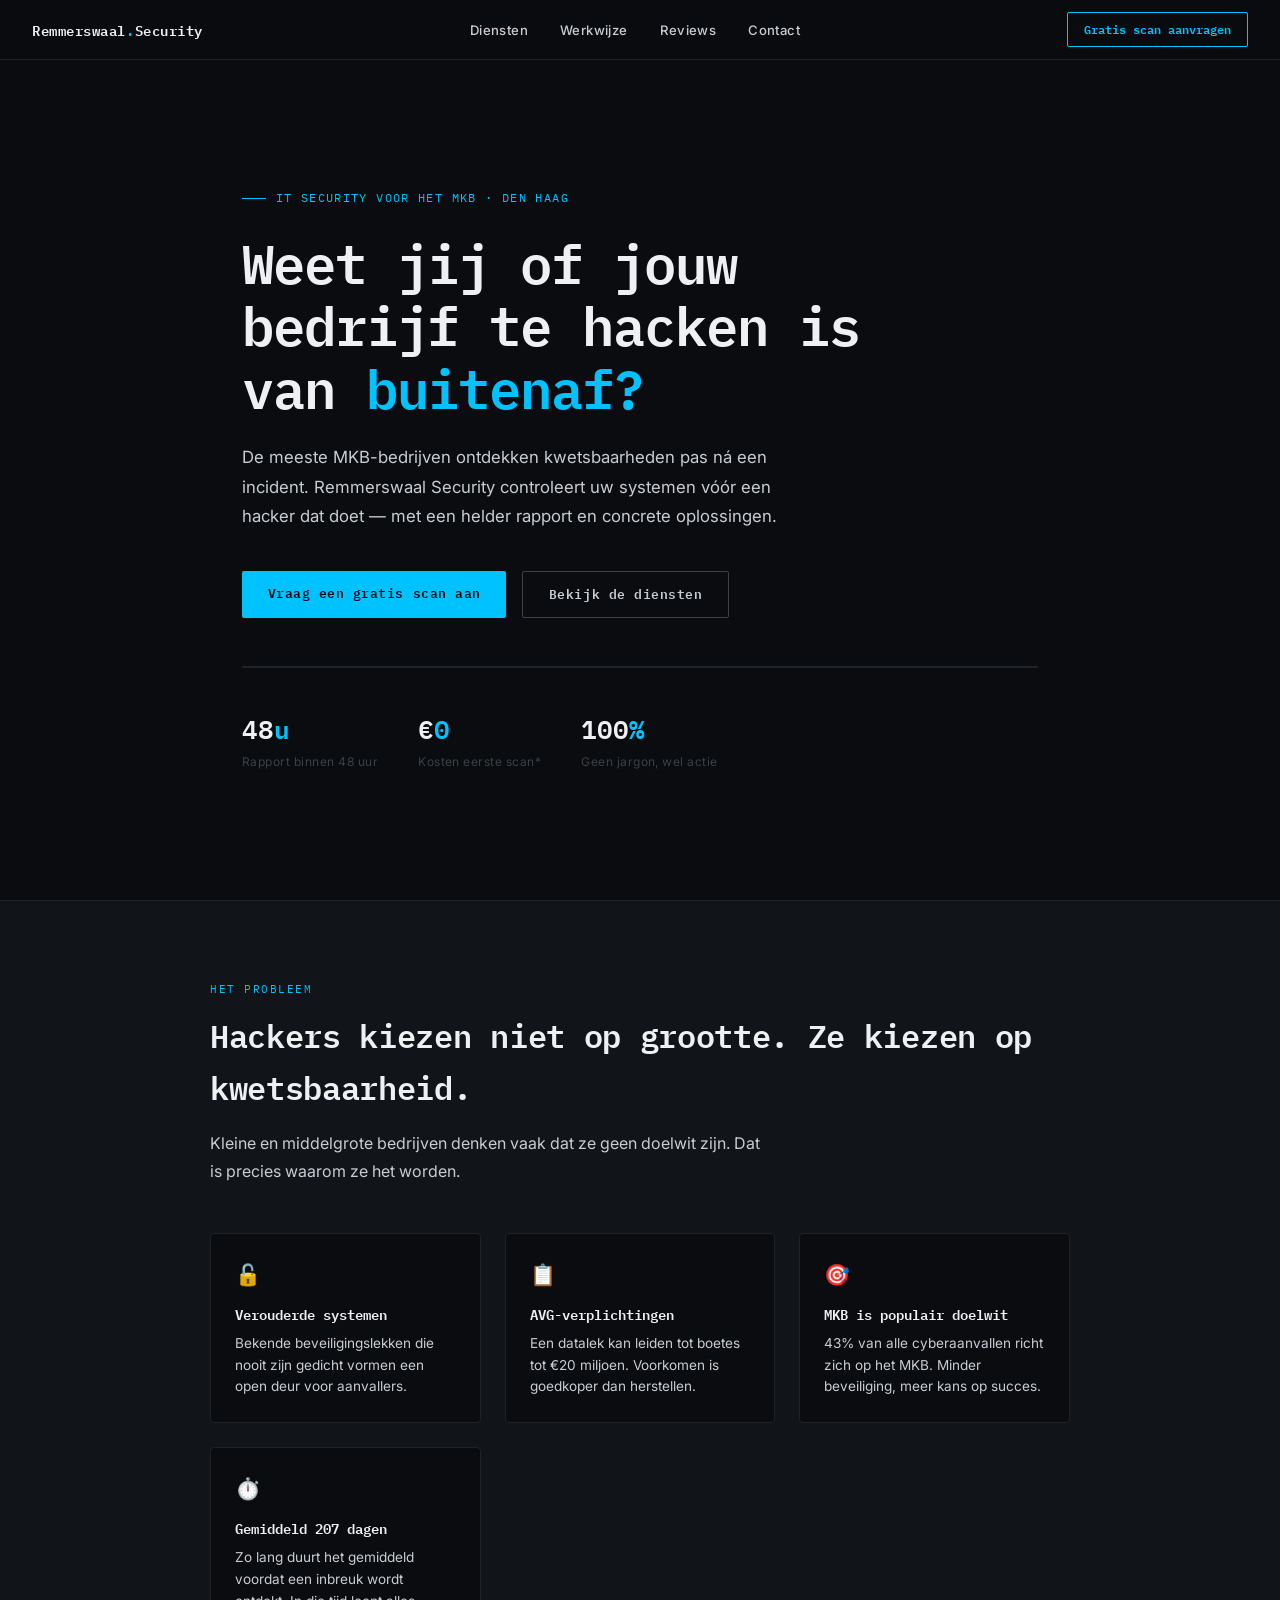
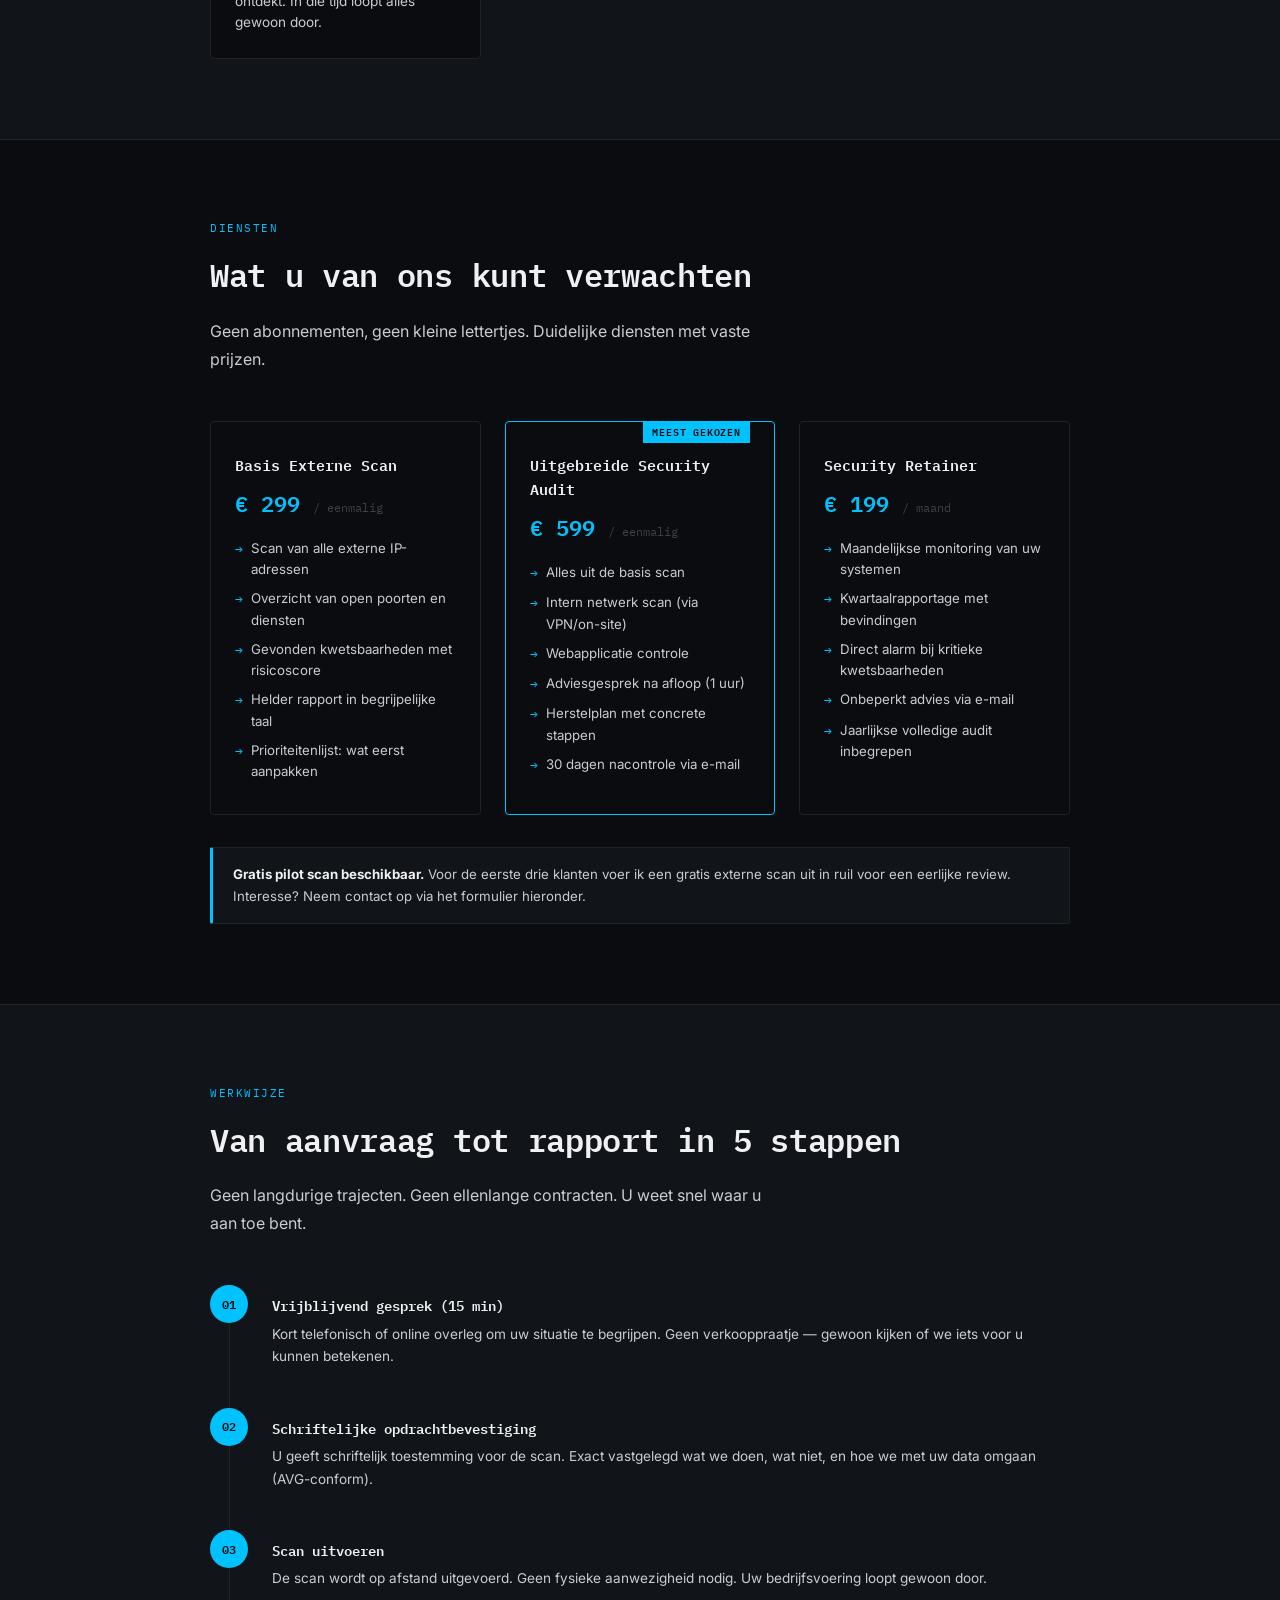
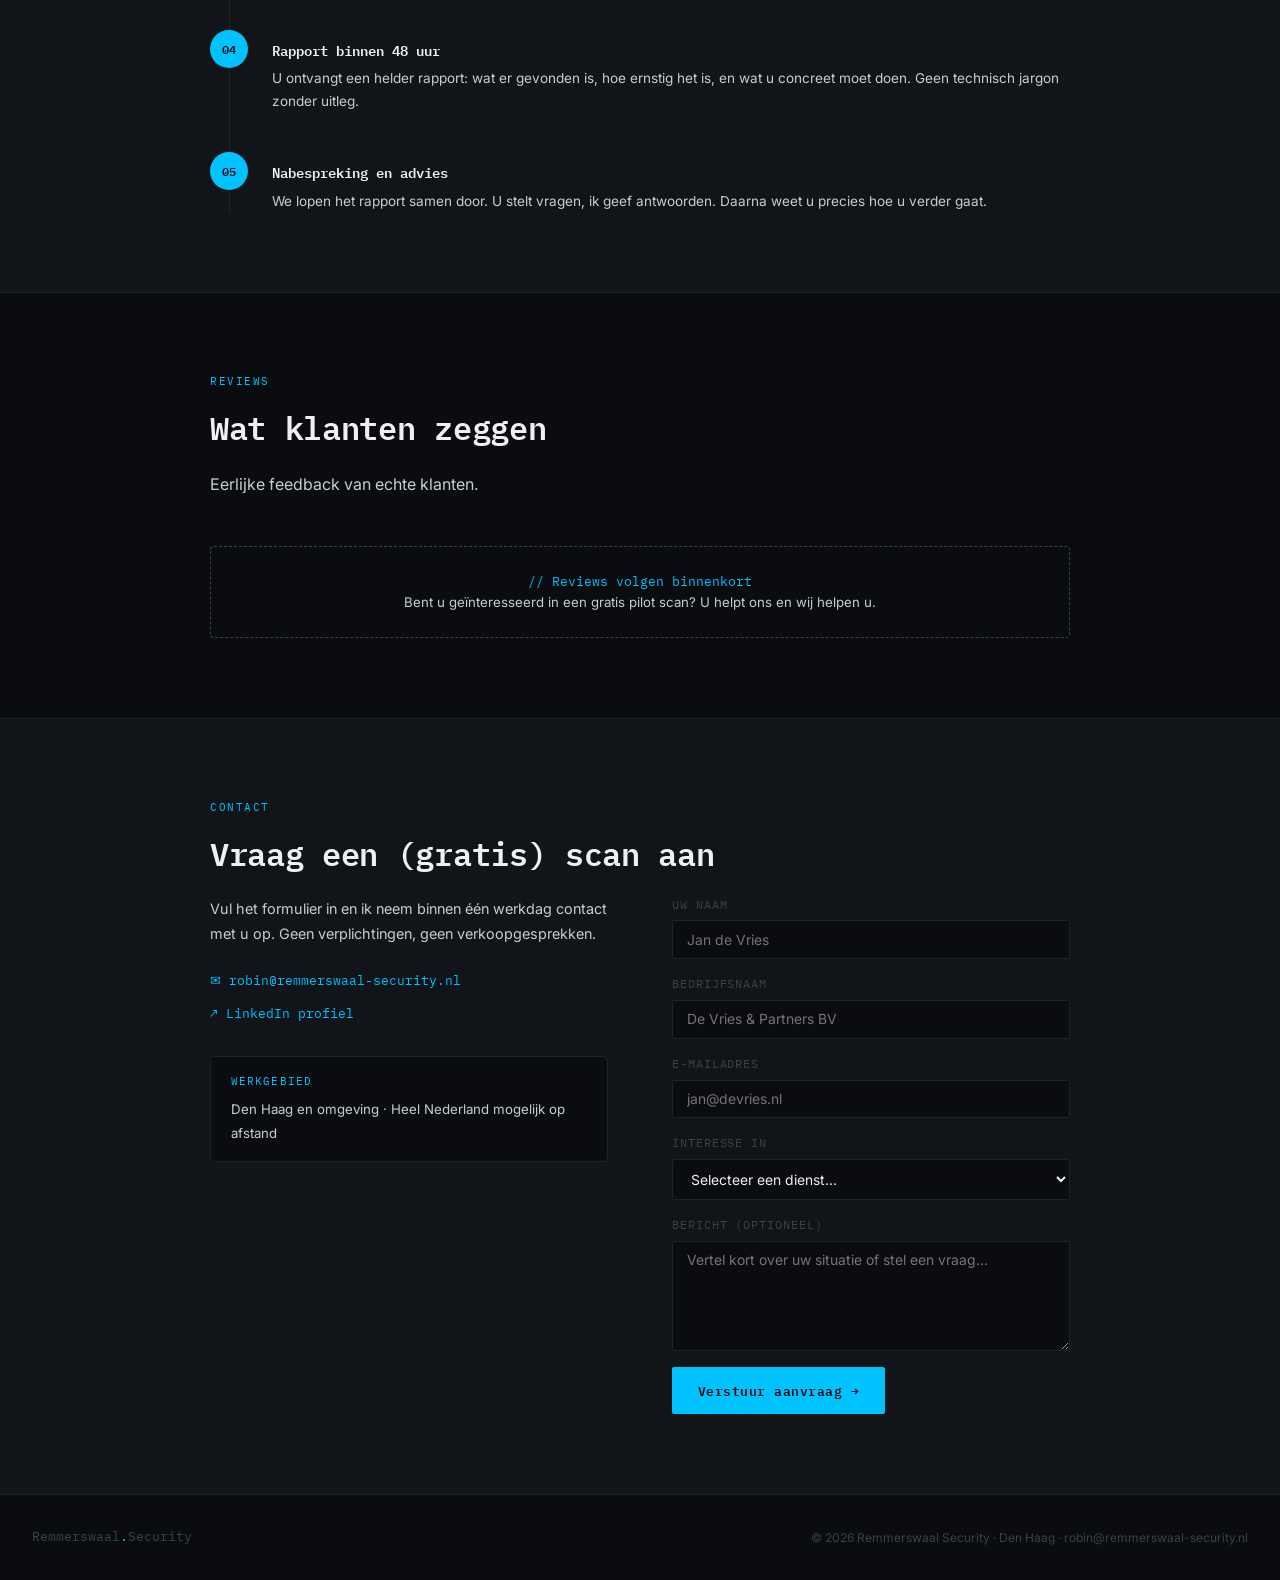
<file: index_3.html>
<!DOCTYPE html>
<html lang="nl">
<head>
  <meta charset="UTF-8" />
  <meta name="viewport" content="width=device-width, initial-scale=1.0" />
  <title>Remmerswaal Security – IT Security voor het MKB</title>
  <meta name="description" content="Remmerswaal Security biedt vulnerability scans, security audits en IT-advies voor het MKB in Den Haag en omgeving." />
  <link rel="preconnect" href="https://fonts.googleapis.com" />
  <link rel="preconnect" href="https://fonts.gstatic.com" crossorigin />
  <link href="https://fonts.googleapis.com/css2?family=IBM+Plex+Mono:wght@400;600&family=Inter:wght@400;500;600&display=swap" rel="stylesheet" />
  <style>
    *, *::before, *::after { box-sizing: border-box; margin: 0; padding: 0; }

    :root {
      --black:   #0a0c0f;
      --panel:   #111418;
      --border:  #1e2329;
      --muted:   #3a4149;
      --text:    #c8cdd4;
      --white:   #eef0f3;
      --accent:  #00c2ff;
      --accent2: #0077cc;
      --danger:  #ff3b3b;
      --mono: 'IBM Plex Mono', monospace;
      --sans: 'Inter', sans-serif;
    }

    html { scroll-behavior: smooth; }

    body {
      background: var(--black);
      color: var(--text);
      font-family: var(--sans);
      font-size: 16px;
      line-height: 1.6;
      -webkit-font-smoothing: antialiased;
    }

    /* ── NAV ── */
    nav {
      position: fixed; top: 0; left: 0; right: 0; z-index: 100;
      display: flex; align-items: center; justify-content: space-between;
      padding: 0 2rem;
      height: 60px;
      background: rgba(10,12,15,0.92);
      backdrop-filter: blur(12px);
      border-bottom: 1px solid var(--border);
    }
    .nav-logo {
      font-family: var(--mono);
      font-size: 0.85rem;
      font-weight: 600;
      color: var(--white);
      letter-spacing: 0.04em;
      text-decoration: none;
    }
    .nav-logo span { color: var(--accent); }
    .nav-links { display: flex; gap: 2rem; list-style: none; }
    .nav-links a {
      font-size: 0.82rem;
      font-weight: 500;
      color: var(--text);
      text-decoration: none;
      letter-spacing: 0.03em;
      transition: color 0.2s;
    }
    .nav-links a:hover { color: var(--accent); }
    .nav-cta {
      font-family: var(--mono);
      font-size: 0.78rem;
      font-weight: 600;
      color: var(--accent);
      border: 1px solid var(--accent);
      padding: 0.4rem 1rem;
      border-radius: 2px;
      text-decoration: none;
      transition: background 0.2s, color 0.2s;
    }
    .nav-cta:hover { background: var(--accent); color: var(--black); }

    /* ── HERO ── */
    .hero {
      min-height: 100vh;
      display: flex; flex-direction: column; justify-content: center;
      padding: 100px 2rem 60px;
      max-width: 860px;
      margin: 0 auto;
      position: relative;
    }
    .hero-tag {
      font-family: var(--mono);
      font-size: 0.72rem;
      color: var(--accent);
      letter-spacing: 0.12em;
      text-transform: uppercase;
      margin-bottom: 1.5rem;
      display: flex; align-items: center; gap: 0.6rem;
    }
    .hero-tag::before {
      content: '';
      display: inline-block;
      width: 24px; height: 1px;
      background: var(--accent);
    }
    h1 {
      font-family: var(--mono);
      font-size: clamp(2rem, 5vw, 3.4rem);
      font-weight: 600;
      color: var(--white);
      line-height: 1.15;
      margin-bottom: 1.5rem;
      letter-spacing: -0.02em;
    }
    h1 em {
      font-style: normal;
      color: var(--accent);
    }
    .hero-sub {
      font-size: 1.05rem;
      color: var(--text);
      max-width: 560px;
      margin-bottom: 2.5rem;
      line-height: 1.75;
    }
    .hero-actions { display: flex; gap: 1rem; flex-wrap: wrap; }
    .btn-primary {
      font-family: var(--mono);
      font-size: 0.82rem;
      font-weight: 600;
      background: var(--accent);
      color: var(--black);
      padding: 0.75rem 1.6rem;
      border-radius: 2px;
      text-decoration: none;
      letter-spacing: 0.04em;
      transition: opacity 0.2s;
    }
    .btn-primary:hover { opacity: 0.85; }
    .btn-ghost {
      font-family: var(--mono);
      font-size: 0.82rem;
      font-weight: 600;
      color: var(--text);
      border: 1px solid var(--muted);
      padding: 0.75rem 1.6rem;
      border-radius: 2px;
      text-decoration: none;
      letter-spacing: 0.04em;
      transition: border-color 0.2s, color 0.2s;
    }
    .btn-ghost:hover { border-color: var(--accent); color: var(--accent); }

    /* Scan animation bar */
    .scan-bar {
      margin-top: 4rem;
      height: 2px;
      background: var(--border);
      position: relative;
      overflow: hidden;
      border-radius: 1px;
    }
    .scan-bar::after {
      content: '';
      position: absolute;
      top: 0; left: -40%;
      width: 40%; height: 100%;
      background: linear-gradient(90deg, transparent, var(--accent), transparent);
      animation: scan 2.5s linear infinite;
    }
    @keyframes scan {
      to { left: 140%; }
    }

    /* ── STATS ── */
    .stats-row {
      display: flex; gap: 2.5rem; flex-wrap: wrap;
      margin-top: 2.5rem;
    }
    .stat { display: flex; flex-direction: column; }
    .stat-num {
      font-family: var(--mono);
      font-size: 1.6rem;
      font-weight: 600;
      color: var(--white);
    }
    .stat-num span { color: var(--accent); }
    .stat-label {
      font-size: 0.75rem;
      color: var(--muted);
      letter-spacing: 0.04em;
      margin-top: 0.15rem;
    }

    /* ── SECTION BASE ── */
    section { padding: 80px 2rem; }
    .container { max-width: 860px; margin: 0 auto; }
    .section-tag {
      font-family: var(--mono);
      font-size: 0.68rem;
      color: var(--accent);
      letter-spacing: 0.14em;
      text-transform: uppercase;
      margin-bottom: 0.75rem;
    }
    h2 {
      font-family: var(--mono);
      font-size: clamp(1.4rem, 3vw, 2rem);
      font-weight: 600;
      color: var(--white);
      margin-bottom: 1rem;
      letter-spacing: -0.01em;
    }
    .section-intro {
      color: var(--text);
      max-width: 560px;
      margin-bottom: 3rem;
      line-height: 1.75;
    }

    /* ── PROBLEM ── */
    .problem { background: var(--panel); border-top: 1px solid var(--border); border-bottom: 1px solid var(--border); }
    .problem-grid {
      display: grid;
      grid-template-columns: repeat(auto-fit, minmax(220px, 1fr));
      gap: 1.5rem;
      margin-top: 2.5rem;
    }
    .problem-card {
      border: 1px solid var(--border);
      border-radius: 4px;
      padding: 1.5rem;
      background: var(--black);
    }
    .problem-card .icon {
      font-size: 1.3rem;
      margin-bottom: 0.75rem;
    }
    .problem-card h3 {
      font-family: var(--mono);
      font-size: 0.85rem;
      font-weight: 600;
      color: var(--white);
      margin-bottom: 0.5rem;
    }
    .problem-card p { font-size: 0.85rem; color: var(--text); line-height: 1.6; }

    /* ── DIENSTEN ── */
    .diensten-grid {
      display: grid;
      grid-template-columns: repeat(auto-fit, minmax(240px, 1fr));
      gap: 1.5rem;
    }
    .dienst-card {
      border: 1px solid var(--border);
      border-radius: 4px;
      padding: 2rem 1.5rem;
      position: relative;
      transition: border-color 0.2s;
    }
    .dienst-card:hover { border-color: var(--accent2); }
    .dienst-card.featured {
      border-color: var(--accent);
    }
    .featured-badge {
      position: absolute; top: -1px; right: 1.5rem;
      font-family: var(--mono);
      font-size: 0.62rem;
      font-weight: 600;
      background: var(--accent);
      color: var(--black);
      padding: 0.2rem 0.6rem;
      letter-spacing: 0.08em;
      text-transform: uppercase;
    }
    .dienst-card h3 {
      font-family: var(--mono);
      font-size: 0.95rem;
      font-weight: 600;
      color: var(--white);
      margin-bottom: 0.5rem;
    }
    .dienst-price {
      font-family: var(--mono);
      font-size: 1.4rem;
      font-weight: 600;
      color: var(--accent);
      margin-bottom: 1rem;
    }
    .dienst-price small {
      font-size: 0.75rem;
      color: var(--muted);
      font-weight: 400;
    }
    .dienst-card ul {
      list-style: none;
      display: flex;
      flex-direction: column;
      gap: 0.5rem;
    }
    .dienst-card ul li {
      font-size: 0.83rem;
      color: var(--text);
      display: flex; align-items: flex-start; gap: 0.5rem;
    }
    .dienst-card ul li::before {
      content: '→';
      color: var(--accent);
      font-family: var(--mono);
      flex-shrink: 0;
      margin-top: 1px;
    }
    .dienst-note {
      margin-top: 2rem;
      padding: 1rem 1.25rem;
      border: 1px solid var(--border);
      border-left: 3px solid var(--accent);
      border-radius: 2px;
      background: var(--panel);
      font-size: 0.83rem;
      color: var(--text);
    }
    .dienst-note strong { color: var(--white); }

    /* ── HOE HET WERKT ── */
    .hoe { background: var(--panel); border-top: 1px solid var(--border); border-bottom: 1px solid var(--border); }
    .process-steps {
      display: flex;
      flex-direction: column;
      gap: 0;
      margin-top: 2.5rem;
      position: relative;
    }
    .process-steps::before {
      content: '';
      position: absolute;
      left: 19px; top: 0; bottom: 0;
      width: 1px;
      background: var(--border);
    }
    .step {
      display: flex; gap: 1.5rem;
      padding-bottom: 2.5rem;
      position: relative;
    }
    .step:last-child { padding-bottom: 0; }
    .step-num {
      font-family: var(--mono);
      font-size: 0.72rem;
      font-weight: 600;
      color: var(--black);
      background: var(--accent);
      width: 38px; height: 38px;
      border-radius: 50%;
      display: flex; align-items: center; justify-content: center;
      flex-shrink: 0;
      position: relative;
      z-index: 1;
    }
    .step-body h3 {
      font-family: var(--mono);
      font-size: 0.9rem;
      font-weight: 600;
      color: var(--white);
      margin-bottom: 0.4rem;
      padding-top: 0.5rem;
    }
    .step-body p { font-size: 0.85rem; color: var(--text); line-height: 1.65; }

    /* ── REVIEWS ── */
    .reviews-grid {
      display: grid;
      grid-template-columns: repeat(auto-fit, minmax(240px, 1fr));
      gap: 1.5rem;
    }
    .review-card {
      border: 1px solid var(--border);
      border-radius: 4px;
      padding: 1.5rem;
      background: var(--panel);
      display: flex; flex-direction: column; gap: 1rem;
    }
    .review-stars { color: var(--accent); font-size: 0.85rem; letter-spacing: 0.1em; }
    .review-text { font-size: 0.85rem; color: var(--text); line-height: 1.65; font-style: italic; }
    .review-author {
      font-family: var(--mono);
      font-size: 0.75rem;
      color: var(--muted);
    }
    .review-author strong { color: var(--white); font-weight: 600; }
    .reviews-coming {
      margin-top: 2rem;
      padding: 1.5rem;
      border: 1px dashed var(--muted);
      border-radius: 4px;
      text-align: center;
      font-size: 0.83rem;
      color: var(--muted);
    }
    .reviews-coming span { color: var(--accent); font-family: var(--mono); }

    /* ── CONTACT ── */
    .contact { background: var(--panel); border-top: 1px solid var(--border); }
    .contact-inner {
      display: grid;
      grid-template-columns: 1fr 1fr;
      gap: 4rem;
      align-items: start;
    }
    .contact-info p { font-size: 0.9rem; color: var(--text); line-height: 1.75; margin-bottom: 1.5rem; }
    .contact-detail {
      display: flex; flex-direction: column; gap: 0.75rem;
    }
    .contact-detail a {
      font-family: var(--mono);
      font-size: 0.82rem;
      color: var(--accent);
      text-decoration: none;
      display: flex; align-items: center; gap: 0.5rem;
    }
    .contact-detail a:hover { opacity: 0.8; }
    .contact-form { display: flex; flex-direction: column; gap: 1rem; }
    .form-group { display: flex; flex-direction: column; gap: 0.4rem; }
    .form-group label {
      font-family: var(--mono);
      font-size: 0.72rem;
      color: var(--muted);
      letter-spacing: 0.08em;
      text-transform: uppercase;
    }
    .form-group input,
    .form-group textarea,
    .form-group select {
      background: var(--black);
      border: 1px solid var(--border);
      border-radius: 2px;
      padding: 0.65rem 0.85rem;
      color: var(--white);
      font-family: var(--sans);
      font-size: 0.87rem;
      outline: none;
      transition: border-color 0.2s;
      width: 100%;
    }
    .form-group input:focus,
    .form-group textarea:focus,
    .form-group select:focus { border-color: var(--accent); }
    .form-group textarea { resize: vertical; min-height: 110px; }
    .form-group select option { background: var(--black); }
    .btn-submit {
      font-family: var(--mono);
      font-size: 0.82rem;
      font-weight: 600;
      background: var(--accent);
      color: var(--black);
      border: none;
      padding: 0.8rem 1.6rem;
      border-radius: 2px;
      cursor: pointer;
      letter-spacing: 0.04em;
      transition: opacity 0.2s;
      align-self: flex-start;
    }
    .btn-submit:hover { opacity: 0.85; }

    /* ── FOOTER ── */
    footer {
      border-top: 1px solid var(--border);
      padding: 2rem;
      display: flex; justify-content: space-between; align-items: center;
      flex-wrap: wrap; gap: 1rem;
    }
    .footer-logo {
      font-family: var(--mono);
      font-size: 0.8rem;
      color: var(--muted);
    }
    .footer-logo span { color: var(--accent); }
    footer p {
      font-size: 0.75rem;
      color: var(--muted);
    }

    /* ── RESPONSIVE ── */
    @media (max-width: 640px) {
      nav { padding: 0 1.25rem; }
      .nav-links { display: none; }
      .hero { padding: 90px 1.25rem 50px; }
      section { padding: 60px 1.25rem; }
      .contact-inner { grid-template-columns: 1fr; gap: 2.5rem; }
      footer { flex-direction: column; align-items: flex-start; }
    }

    @media (prefers-reduced-motion: reduce) {
      .scan-bar::after { animation: none; }
    }
  </style>
</head>
<body>

<!-- NAV -->
<nav>
  <a href="#" class="nav-logo">Remmerswaal<span>.</span>Security</a>
  <ul class="nav-links">
    <li><a href="#diensten">Diensten</a></li>
    <li><a href="#hoe">Werkwijze</a></li>
    <li><a href="#reviews">Reviews</a></li>
    <li><a href="#contact">Contact</a></li>
  </ul>
  <a href="#contact" class="nav-cta">Gratis scan aanvragen</a>
</nav>

<!-- HERO -->
<section class="hero" style="padding-top:120px;">
  <div class="hero-tag">IT Security voor het MKB · Den Haag</div>
  <h1>Weet jij of jouw<br/>bedrijf te hacken is<br/>van <em>buitenaf?</em></h1>
  <p class="hero-sub">
    De meeste MKB-bedrijven ontdekken kwetsbaarheden pas ná een incident. Remmerswaal Security controleert uw systemen vóór een hacker dat doet — met een helder rapport en concrete oplossingen.
  </p>
  <div class="hero-actions">
    <a href="#contact" class="btn-primary">Vraag een gratis scan aan</a>
    <a href="#diensten" class="btn-ghost">Bekijk de diensten</a>
  </div>
  <div class="scan-bar" style="margin-top:3rem;"></div>
  <div class="stats-row">
    <div class="stat">
      <span class="stat-num">48<span>u</span></span>
      <span class="stat-label">Rapport binnen 48 uur</span>
    </div>
    <div class="stat">
      <span class="stat-num">€<span>0</span></span>
      <span class="stat-label">Kosten eerste scan*</span>
    </div>
    <div class="stat">
      <span class="stat-num">100<span>%</span></span>
      <span class="stat-label">Geen jargon, wel actie</span>
    </div>
  </div>
</section>

<!-- PROBLEEM -->
<section class="problem">
  <div class="container">
    <div class="section-tag">Het probleem</div>
    <h2>Hackers kiezen niet op grootte. Ze kiezen op kwetsbaarheid.</h2>
    <p class="section-intro">Kleine en middelgrote bedrijven denken vaak dat ze geen doelwit zijn. Dat is precies waarom ze het worden.</p>
    <div class="problem-grid">
      <div class="problem-card">
        <div class="icon">🔓</div>
        <h3>Verouderde systemen</h3>
        <p>Bekende beveiligingslekken die nooit zijn gedicht vormen een open deur voor aanvallers.</p>
      </div>
      <div class="problem-card">
        <div class="icon">📋</div>
        <h3>AVG-verplichtingen</h3>
        <p>Een datalek kan leiden tot boetes tot €20 miljoen. Voorkomen is goedkoper dan herstellen.</p>
      </div>
      <div class="problem-card">
        <div class="icon">🎯</div>
        <h3>MKB is populair doelwit</h3>
        <p>43% van alle cyberaanvallen richt zich op het MKB. Minder beveiliging, meer kans op succes.</p>
      </div>
      <div class="problem-card">
        <div class="icon">⏱️</div>
        <h3>Gemiddeld 207 dagen</h3>
        <p>Zo lang duurt het gemiddeld voordat een inbreuk wordt ontdekt. In die tijd loopt alles gewoon door.</p>
      </div>
    </div>
  </div>
</section>

<!-- DIENSTEN -->
<section id="diensten">
  <div class="container">
    <div class="section-tag">Diensten</div>
    <h2>Wat u van ons kunt verwachten</h2>
    <p class="section-intro">Geen abonnementen, geen kleine lettertjes. Duidelijke diensten met vaste prijzen.</p>
    <div class="diensten-grid">
      <div class="dienst-card">
        <h3>Basis Externe Scan</h3>
        <div class="dienst-price">€ 299 <small>/ eenmalig</small></div>
        <ul>
          <li>Scan van alle externe IP-adressen</li>
          <li>Overzicht van open poorten en diensten</li>
          <li>Gevonden kwetsbaarheden met risicoscore</li>
          <li>Helder rapport in begrijpelijke taal</li>
          <li>Prioriteitenlijst: wat eerst aanpakken</li>
        </ul>
      </div>
      <div class="dienst-card featured">
        <div class="featured-badge">Meest gekozen</div>
        <h3>Uitgebreide Security Audit</h3>
        <div class="dienst-price">€ 599 <small>/ eenmalig</small></div>
        <ul>
          <li>Alles uit de basis scan</li>
          <li>Intern netwerk scan (via VPN/on-site)</li>
          <li>Webapplicatie controle</li>
          <li>Adviesgesprek na afloop (1 uur)</li>
          <li>Herstelplan met concrete stappen</li>
          <li>30 dagen nacontrole via e-mail</li>
        </ul>
      </div>
      <div class="dienst-card">
        <h3>Security Retainer</h3>
        <div class="dienst-price">€ 199 <small>/ maand</small></div>
        <ul>
          <li>Maandelijkse monitoring van uw systemen</li>
          <li>Kwartaalrapportage met bevindingen</li>
          <li>Direct alarm bij kritieke kwetsbaarheden</li>
          <li>Onbeperkt advies via e-mail</li>
          <li>Jaarlijkse volledige audit inbegrepen</li>
        </ul>
      </div>
    </div>
    <div class="dienst-note">
      <strong>Gratis pilot scan beschikbaar.</strong> Voor de eerste drie klanten voer ik een gratis externe scan uit in ruil voor een eerlijke review. Interesse? Neem contact op via het formulier hieronder.
    </div>
  </div>
</section>

<!-- HOE HET WERKT -->
<section id="hoe" class="hoe">
  <div class="container">
    <div class="section-tag">Werkwijze</div>
    <h2>Van aanvraag tot rapport in 5 stappen</h2>
    <p class="section-intro">Geen langdurige trajecten. Geen ellenlange contracten. U weet snel waar u aan toe bent.</p>
    <div class="process-steps">
      <div class="step">
        <div class="step-num">01</div>
        <div class="step-body">
          <h3>Vrijblijvend gesprek (15 min)</h3>
          <p>Kort telefonisch of online overleg om uw situatie te begrijpen. Geen verkooppraatje — gewoon kijken of we iets voor u kunnen betekenen.</p>
        </div>
      </div>
      <div class="step">
        <div class="step-num">02</div>
        <div class="step-body">
          <h3>Schriftelijke opdrachtbevestiging</h3>
          <p>U geeft schriftelijk toestemming voor de scan. Exact vastgelegd wat we doen, wat niet, en hoe we met uw data omgaan (AVG-conform).</p>
        </div>
      </div>
      <div class="step">
        <div class="step-num">03</div>
        <div class="step-body">
          <h3>Scan uitvoeren</h3>
          <p>De scan wordt op afstand uitgevoerd. Geen fysieke aanwezigheid nodig. Uw bedrijfsvoering loopt gewoon door.</p>
        </div>
      </div>
      <div class="step">
        <div class="step-num">04</div>
        <div class="step-body">
          <h3>Rapport binnen 48 uur</h3>
          <p>U ontvangt een helder rapport: wat er gevonden is, hoe ernstig het is, en wat u concreet moet doen. Geen technisch jargon zonder uitleg.</p>
        </div>
      </div>
      <div class="step">
        <div class="step-num">05</div>
        <div class="step-body">
          <h3>Nabespreking en advies</h3>
          <p>We lopen het rapport samen door. U stelt vragen, ik geef antwoorden. Daarna weet u precies hoe u verder gaat.</p>
        </div>
      </div>
    </div>
  </div>
</section>

<!-- REVIEWS -->
<section id="reviews">
  <div class="container">
    <div class="section-tag">Reviews</div>
    <h2>Wat klanten zeggen</h2>
    <p class="section-intro">Eerlijke feedback van echte klanten.</p>
    <div class="reviews-coming">
      <span>// Reviews volgen binnenkort</span><br/>
      <span style="color:var(--text); font-family:var(--sans); font-size:0.83rem;">Bent u geïnteresseerd in een gratis pilot scan? U helpt ons en wij helpen u.</span>
    </div>
  </div>
</section>

<!-- CONTACT -->
<section id="contact" class="contact">
  <div class="container">
    <div class="section-tag">Contact</div>
    <h2>Vraag een (gratis) scan aan</h2>
    <div class="contact-inner">
      <div class="contact-info">
        <p>Vul het formulier in en ik neem binnen één werkdag contact met u op. Geen verplichtingen, geen verkoopgesprekken.</p>
        <div class="contact-detail">
          <a href="mailto:robin@remmerswaal-security.nl">✉ robin@remmerswaal-security.nl</a>
          <a href="https://linkedin.com/in/robinremmerswaal" target="_blank">↗ LinkedIn profiel</a>
        </div>
        <div style="margin-top:2rem; padding:1rem 1.25rem; border:1px solid var(--border); border-radius:4px; background:var(--black);">
          <div style="font-family:var(--mono); font-size:0.68rem; color:var(--accent); letter-spacing:0.1em; text-transform:uppercase; margin-bottom:0.5rem;">Werkgebied</div>
          <p style="font-size:0.83rem; color:var(--text); margin:0;">Den Haag en omgeving · Heel Nederland mogelijk op afstand</p>
        </div>
      </div>
      <form class="contact-form" action="https://formspree.io/f/YOUR_FORM_ID" method="POST">
        <div class="form-group">
          <label>Uw naam</label>
          <input type="text" name="naam" placeholder="Jan de Vries" required />
        </div>
        <div class="form-group">
          <label>Bedrijfsnaam</label>
          <input type="text" name="bedrijf" placeholder="De Vries & Partners BV" />
        </div>
        <div class="form-group">
          <label>E-mailadres</label>
          <input type="email" name="email" placeholder="jan@devries.nl" required />
        </div>
        <div class="form-group">
          <label>Interesse in</label>
          <select name="dienst">
            <option value="">Selecteer een dienst...</option>
            <option value="gratis-pilot">Gratis pilot scan</option>
            <option value="basis-scan">Basis Externe Scan (€299)</option>
            <option value="uitgebreide-audit">Uitgebreide Security Audit (€599)</option>
            <option value="retainer">Security Retainer (€199/mnd)</option>
            <option value="advies">Alleen advies / overig</option>
          </select>
        </div>
        <div class="form-group">
          <label>Bericht (optioneel)</label>
          <textarea name="bericht" placeholder="Vertel kort over uw situatie of stel een vraag..."></textarea>
        </div>
        <button type="submit" class="btn-submit">Verstuur aanvraag →</button>
      </form>
    </div>
  </div>
</section>

<!-- FOOTER -->
<footer>
  <span class="footer-logo">Remmerswaal<span>.</span>Security</span>
  <p>© 2026 Remmerswaal Security · Den Haag · robin@remmerswaal-security.nl</p>
</footer>

</body>
</html>
</file>
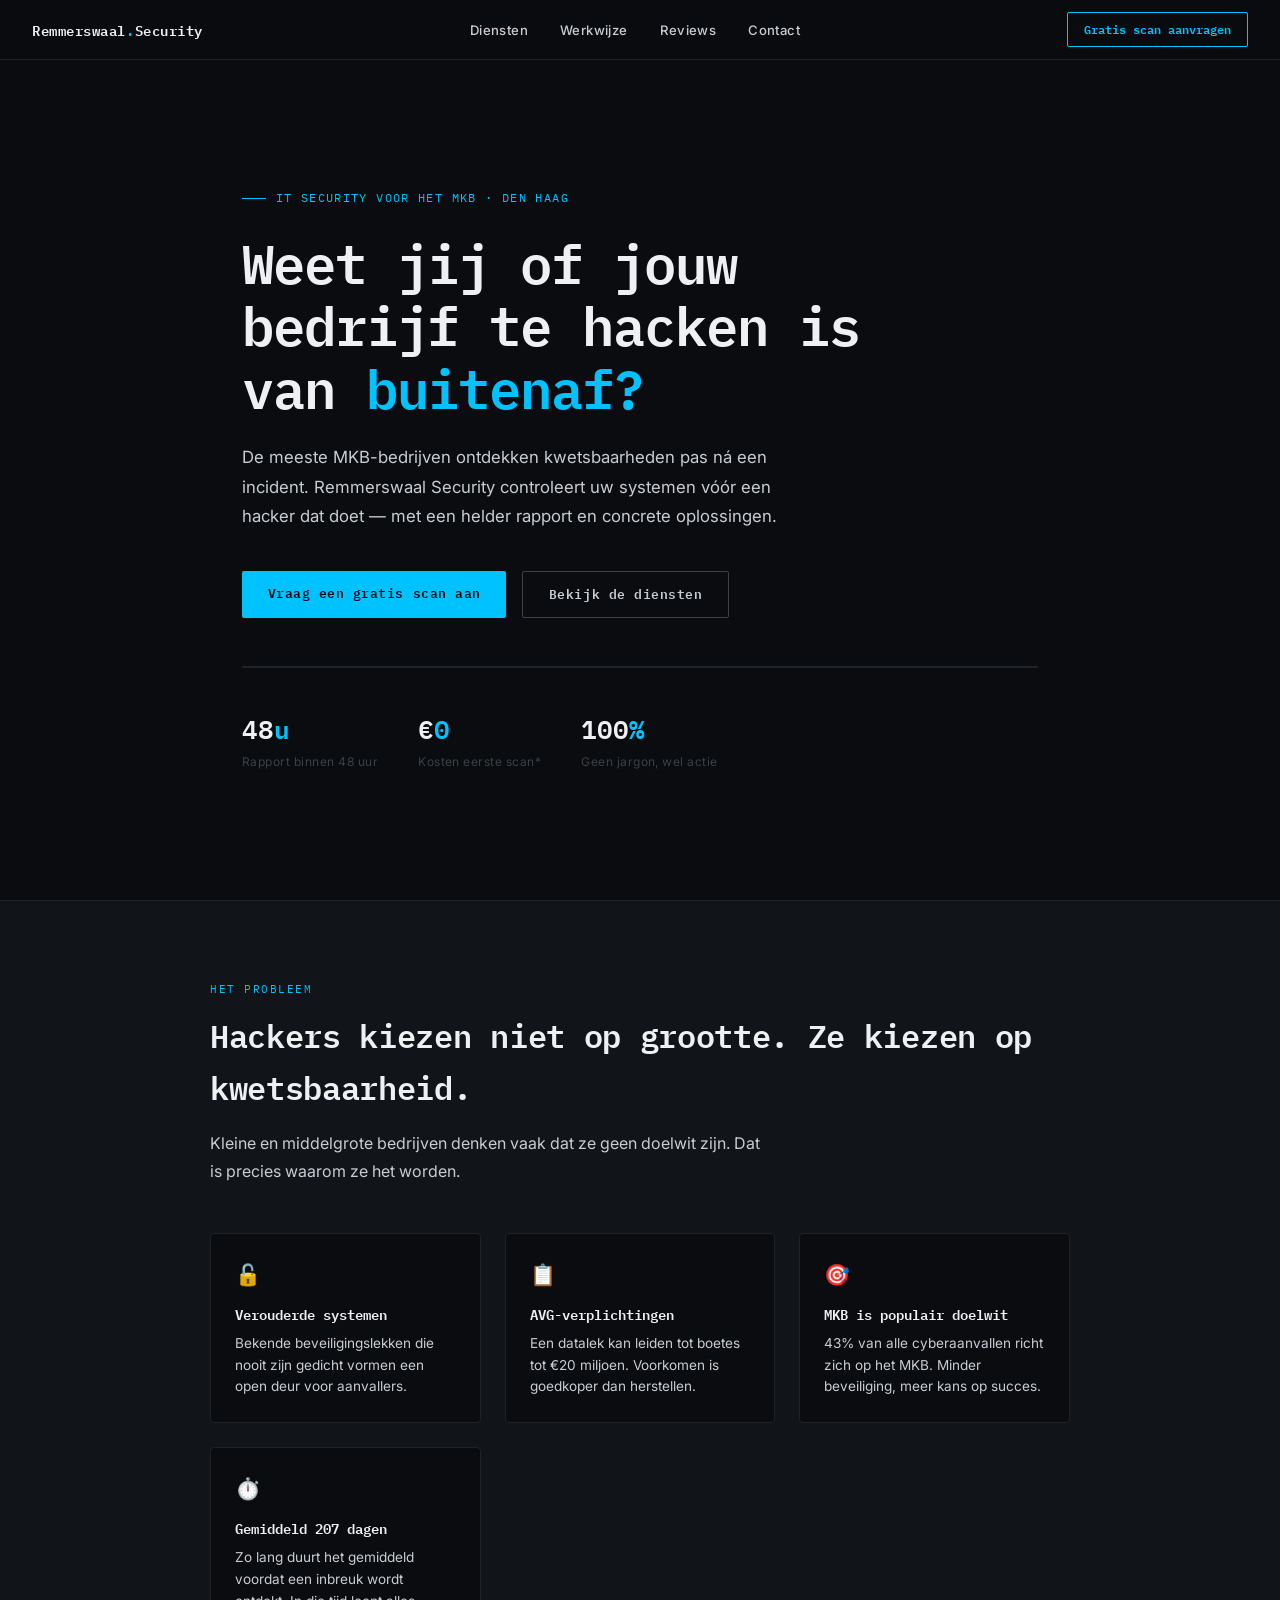
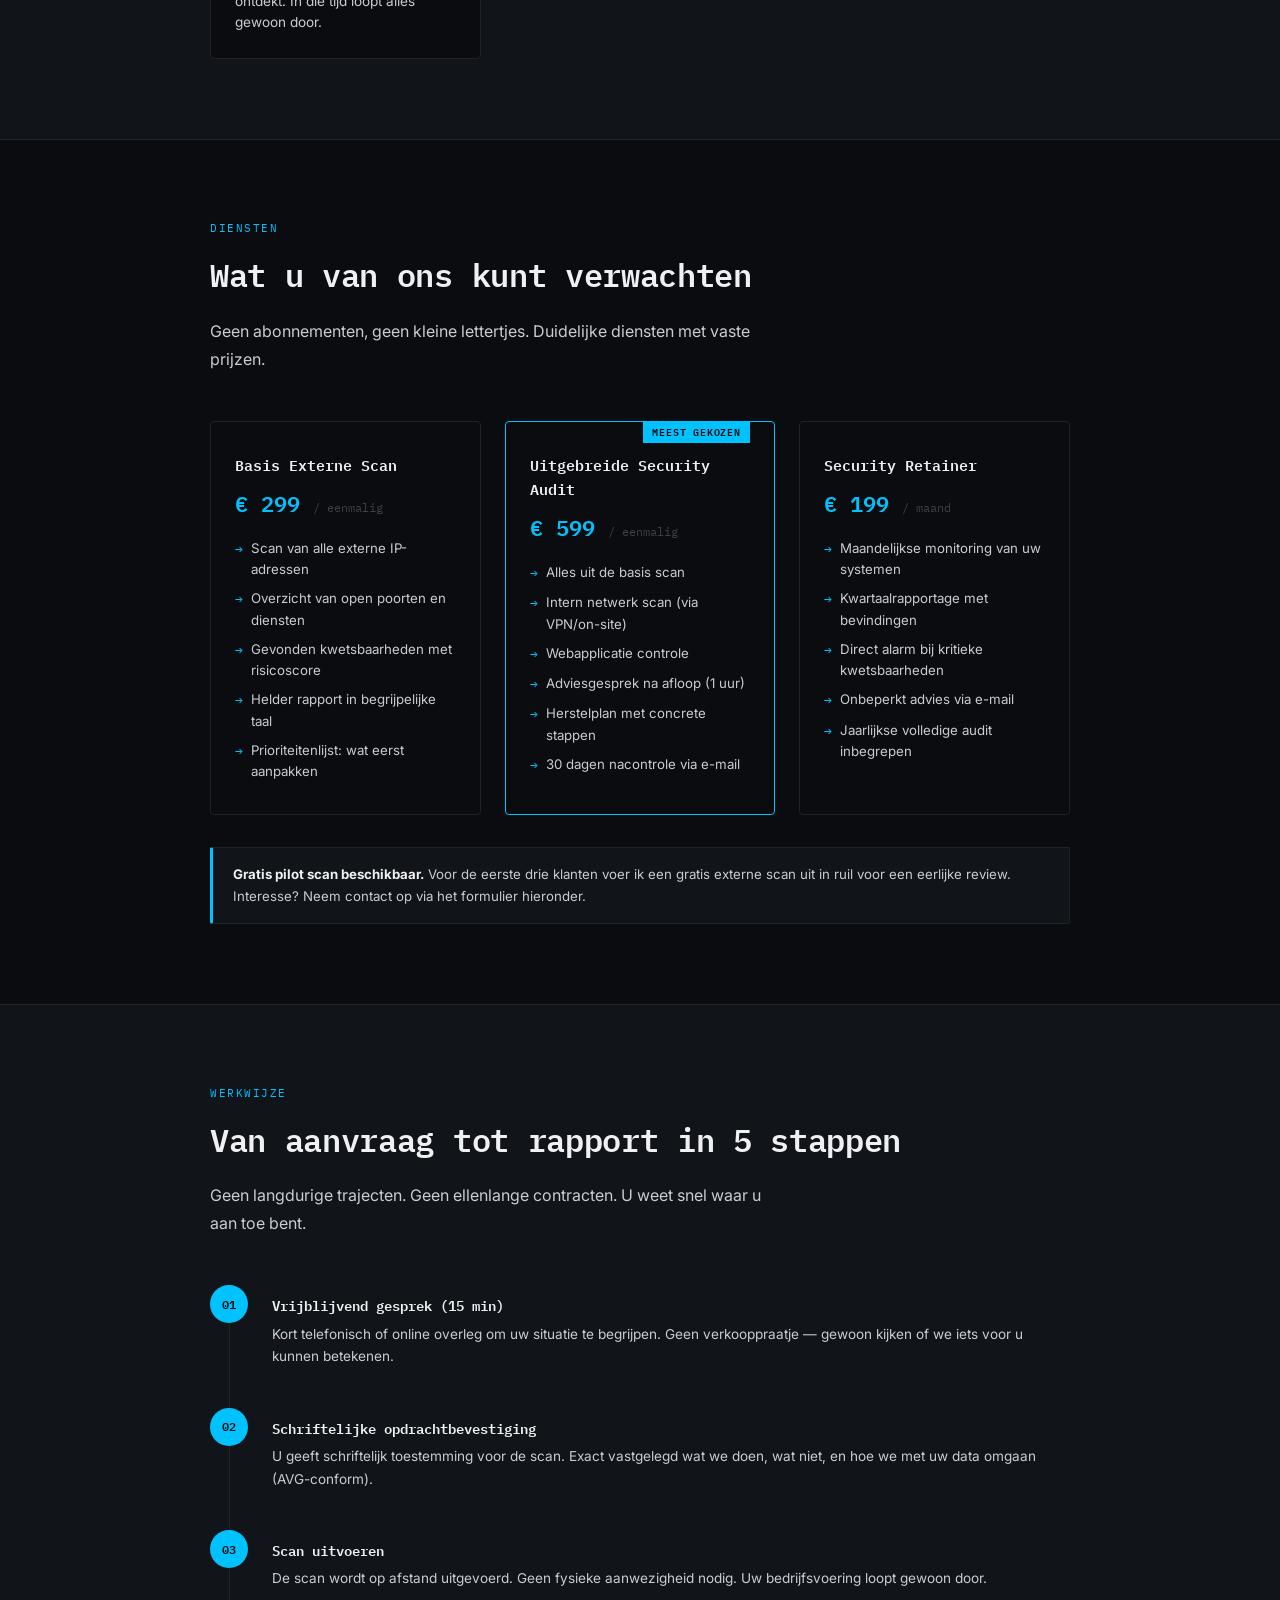
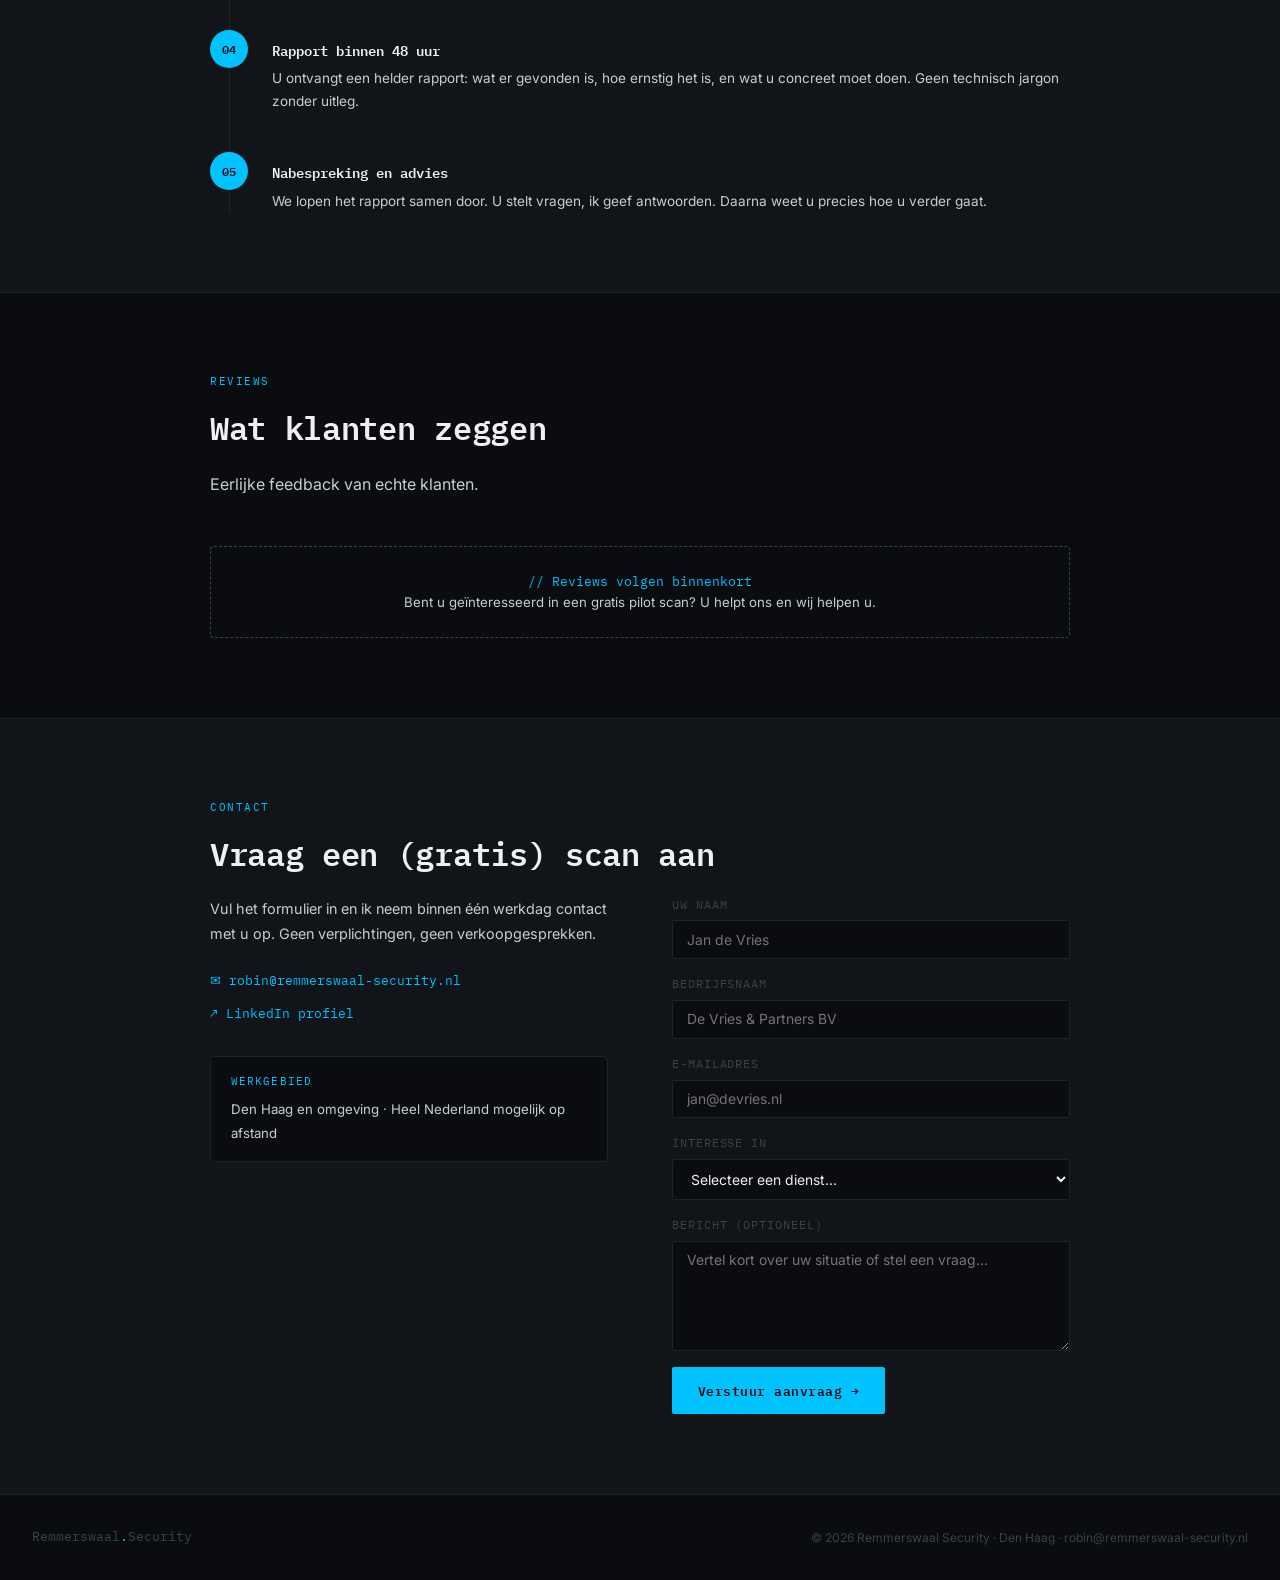
<file: index_4.html>
<!DOCTYPE html>
<html lang="nl">
<head>
  <meta charset="UTF-8" />
  <meta name="viewport" content="width=device-width, initial-scale=1.0" />
  <title>Remmerswaal Security – IT Security voor het MKB</title>
  <meta name="description" content="Remmerswaal Security biedt vulnerability scans, security audits en IT-advies voor het MKB in Den Haag en omgeving." />
  <link rel="preconnect" href="https://fonts.googleapis.com" />
  <link rel="preconnect" href="https://fonts.gstatic.com" crossorigin />
  <link href="https://fonts.googleapis.com/css2?family=IBM+Plex+Mono:wght@400;600&family=Inter:wght@400;500;600&display=swap" rel="stylesheet" />
  <style>
    *, *::before, *::after { box-sizing: border-box; margin: 0; padding: 0; }

    :root {
      --black:   #0a0c0f;
      --panel:   #111418;
      --border:  #1e2329;
      --muted:   #3a4149;
      --text:    #c8cdd4;
      --white:   #eef0f3;
      --accent:  #00c2ff;
      --accent2: #0077cc;
      --danger:  #ff3b3b;
      --mono: 'IBM Plex Mono', monospace;
      --sans: 'Inter', sans-serif;
    }

    html { scroll-behavior: smooth; }

    body {
      background: var(--black);
      color: var(--text);
      font-family: var(--sans);
      font-size: 16px;
      line-height: 1.6;
      -webkit-font-smoothing: antialiased;
    }

    /* ── NAV ── */
    nav {
      position: fixed; top: 0; left: 0; right: 0; z-index: 100;
      display: flex; align-items: center; justify-content: space-between;
      padding: 0 2rem;
      height: 60px;
      background: rgba(10,12,15,0.92);
      backdrop-filter: blur(12px);
      border-bottom: 1px solid var(--border);
    }
    .nav-logo {
      font-family: var(--mono);
      font-size: 0.85rem;
      font-weight: 600;
      color: var(--white);
      letter-spacing: 0.04em;
      text-decoration: none;
    }
    .nav-logo span { color: var(--accent); }
    .nav-links { display: flex; gap: 2rem; list-style: none; }
    .nav-links a {
      font-size: 0.82rem;
      font-weight: 500;
      color: var(--text);
      text-decoration: none;
      letter-spacing: 0.03em;
      transition: color 0.2s;
    }
    .nav-links a:hover { color: var(--accent); }
    .nav-cta {
      font-family: var(--mono);
      font-size: 0.78rem;
      font-weight: 600;
      color: var(--accent);
      border: 1px solid var(--accent);
      padding: 0.4rem 1rem;
      border-radius: 2px;
      text-decoration: none;
      transition: background 0.2s, color 0.2s;
    }
    .nav-cta:hover { background: var(--accent); color: var(--black); }

    /* ── HERO ── */
    .hero {
      min-height: 100vh;
      display: flex; flex-direction: column; justify-content: center;
      padding: 100px 2rem 60px;
      max-width: 860px;
      margin: 0 auto;
      position: relative;
    }
    .hero-tag {
      font-family: var(--mono);
      font-size: 0.72rem;
      color: var(--accent);
      letter-spacing: 0.12em;
      text-transform: uppercase;
      margin-bottom: 1.5rem;
      display: flex; align-items: center; gap: 0.6rem;
    }
    .hero-tag::before {
      content: '';
      display: inline-block;
      width: 24px; height: 1px;
      background: var(--accent);
    }
    h1 {
      font-family: var(--mono);
      font-size: clamp(2rem, 5vw, 3.4rem);
      font-weight: 600;
      color: var(--white);
      line-height: 1.15;
      margin-bottom: 1.5rem;
      letter-spacing: -0.02em;
    }
    h1 em {
      font-style: normal;
      color: var(--accent);
    }
    .hero-sub {
      font-size: 1.05rem;
      color: var(--text);
      max-width: 560px;
      margin-bottom: 2.5rem;
      line-height: 1.75;
    }
    .hero-actions { display: flex; gap: 1rem; flex-wrap: wrap; }
    .btn-primary {
      font-family: var(--mono);
      font-size: 0.82rem;
      font-weight: 600;
      background: var(--accent);
      color: var(--black);
      padding: 0.75rem 1.6rem;
      border-radius: 2px;
      text-decoration: none;
      letter-spacing: 0.04em;
      transition: opacity 0.2s;
    }
    .btn-primary:hover { opacity: 0.85; }
    .btn-ghost {
      font-family: var(--mono);
      font-size: 0.82rem;
      font-weight: 600;
      color: var(--text);
      border: 1px solid var(--muted);
      padding: 0.75rem 1.6rem;
      border-radius: 2px;
      text-decoration: none;
      letter-spacing: 0.04em;
      transition: border-color 0.2s, color 0.2s;
    }
    .btn-ghost:hover { border-color: var(--accent); color: var(--accent); }

    /* Scan animation bar */
    .scan-bar {
      margin-top: 4rem;
      height: 2px;
      background: var(--border);
      position: relative;
      overflow: hidden;
      border-radius: 1px;
    }
    .scan-bar::after {
      content: '';
      position: absolute;
      top: 0; left: -40%;
      width: 40%; height: 100%;
      background: linear-gradient(90deg, transparent, var(--accent), transparent);
      animation: scan 2.5s linear infinite;
    }
    @keyframes scan {
      to { left: 140%; }
    }

    /* ── STATS ── */
    .stats-row {
      display: flex; gap: 2.5rem; flex-wrap: wrap;
      margin-top: 2.5rem;
    }
    .stat { display: flex; flex-direction: column; }
    .stat-num {
      font-family: var(--mono);
      font-size: 1.6rem;
      font-weight: 600;
      color: var(--white);
    }
    .stat-num span { color: var(--accent); }
    .stat-label {
      font-size: 0.75rem;
      color: var(--muted);
      letter-spacing: 0.04em;
      margin-top: 0.15rem;
    }

    /* ── SECTION BASE ── */
    section { padding: 80px 2rem; }
    .container { max-width: 860px; margin: 0 auto; }
    .section-tag {
      font-family: var(--mono);
      font-size: 0.68rem;
      color: var(--accent);
      letter-spacing: 0.14em;
      text-transform: uppercase;
      margin-bottom: 0.75rem;
    }
    h2 {
      font-family: var(--mono);
      font-size: clamp(1.4rem, 3vw, 2rem);
      font-weight: 600;
      color: var(--white);
      margin-bottom: 1rem;
      letter-spacing: -0.01em;
    }
    .section-intro {
      color: var(--text);
      max-width: 560px;
      margin-bottom: 3rem;
      line-height: 1.75;
    }

    /* ── PROBLEM ── */
    .problem { background: var(--panel); border-top: 1px solid var(--border); border-bottom: 1px solid var(--border); }
    .problem-grid {
      display: grid;
      grid-template-columns: repeat(auto-fit, minmax(220px, 1fr));
      gap: 1.5rem;
      margin-top: 2.5rem;
    }
    .problem-card {
      border: 1px solid var(--border);
      border-radius: 4px;
      padding: 1.5rem;
      background: var(--black);
    }
    .problem-card .icon {
      font-size: 1.3rem;
      margin-bottom: 0.75rem;
    }
    .problem-card h3 {
      font-family: var(--mono);
      font-size: 0.85rem;
      font-weight: 600;
      color: var(--white);
      margin-bottom: 0.5rem;
    }
    .problem-card p { font-size: 0.85rem; color: var(--text); line-height: 1.6; }

    /* ── DIENSTEN ── */
    .diensten-grid {
      display: grid;
      grid-template-columns: repeat(auto-fit, minmax(240px, 1fr));
      gap: 1.5rem;
    }
    .dienst-card {
      border: 1px solid var(--border);
      border-radius: 4px;
      padding: 2rem 1.5rem;
      position: relative;
      transition: border-color 0.2s;
    }
    .dienst-card:hover { border-color: var(--accent2); }
    .dienst-card.featured {
      border-color: var(--accent);
    }
    .featured-badge {
      position: absolute; top: -1px; right: 1.5rem;
      font-family: var(--mono);
      font-size: 0.62rem;
      font-weight: 600;
      background: var(--accent);
      color: var(--black);
      padding: 0.2rem 0.6rem;
      letter-spacing: 0.08em;
      text-transform: uppercase;
    }
    .dienst-card h3 {
      font-family: var(--mono);
      font-size: 0.95rem;
      font-weight: 600;
      color: var(--white);
      margin-bottom: 0.5rem;
    }
    .dienst-price {
      font-family: var(--mono);
      font-size: 1.4rem;
      font-weight: 600;
      color: var(--accent);
      margin-bottom: 1rem;
    }
    .dienst-price small {
      font-size: 0.75rem;
      color: var(--muted);
      font-weight: 400;
    }
    .dienst-card ul {
      list-style: none;
      display: flex;
      flex-direction: column;
      gap: 0.5rem;
    }
    .dienst-card ul li {
      font-size: 0.83rem;
      color: var(--text);
      display: flex; align-items: flex-start; gap: 0.5rem;
    }
    .dienst-card ul li::before {
      content: '→';
      color: var(--accent);
      font-family: var(--mono);
      flex-shrink: 0;
      margin-top: 1px;
    }
    .dienst-note {
      margin-top: 2rem;
      padding: 1rem 1.25rem;
      border: 1px solid var(--border);
      border-left: 3px solid var(--accent);
      border-radius: 2px;
      background: var(--panel);
      font-size: 0.83rem;
      color: var(--text);
    }
    .dienst-note strong { color: var(--white); }

    /* ── HOE HET WERKT ── */
    .hoe { background: var(--panel); border-top: 1px solid var(--border); border-bottom: 1px solid var(--border); }
    .process-steps {
      display: flex;
      flex-direction: column;
      gap: 0;
      margin-top: 2.5rem;
      position: relative;
    }
    .process-steps::before {
      content: '';
      position: absolute;
      left: 19px; top: 0; bottom: 0;
      width: 1px;
      background: var(--border);
    }
    .step {
      display: flex; gap: 1.5rem;
      padding-bottom: 2.5rem;
      position: relative;
    }
    .step:last-child { padding-bottom: 0; }
    .step-num {
      font-family: var(--mono);
      font-size: 0.72rem;
      font-weight: 600;
      color: var(--black);
      background: var(--accent);
      width: 38px; height: 38px;
      border-radius: 50%;
      display: flex; align-items: center; justify-content: center;
      flex-shrink: 0;
      position: relative;
      z-index: 1;
    }
    .step-body h3 {
      font-family: var(--mono);
      font-size: 0.9rem;
      font-weight: 600;
      color: var(--white);
      margin-bottom: 0.4rem;
      padding-top: 0.5rem;
    }
    .step-body p { font-size: 0.85rem; color: var(--text); line-height: 1.65; }

    /* ── REVIEWS ── */
    .reviews-grid {
      display: grid;
      grid-template-columns: repeat(auto-fit, minmax(240px, 1fr));
      gap: 1.5rem;
    }
    .review-card {
      border: 1px solid var(--border);
      border-radius: 4px;
      padding: 1.5rem;
      background: var(--panel);
      display: flex; flex-direction: column; gap: 1rem;
    }
    .review-stars { color: var(--accent); font-size: 0.85rem; letter-spacing: 0.1em; }
    .review-text { font-size: 0.85rem; color: var(--text); line-height: 1.65; font-style: italic; }
    .review-author {
      font-family: var(--mono);
      font-size: 0.75rem;
      color: var(--muted);
    }
    .review-author strong { color: var(--white); font-weight: 600; }
    .reviews-coming {
      margin-top: 2rem;
      padding: 1.5rem;
      border: 1px dashed var(--muted);
      border-radius: 4px;
      text-align: center;
      font-size: 0.83rem;
      color: var(--muted);
    }
    .reviews-coming span { color: var(--accent); font-family: var(--mono); }

    /* ── CONTACT ── */
    .contact { background: var(--panel); border-top: 1px solid var(--border); }
    .contact-inner {
      display: grid;
      grid-template-columns: 1fr 1fr;
      gap: 4rem;
      align-items: start;
    }
    .contact-info p { font-size: 0.9rem; color: var(--text); line-height: 1.75; margin-bottom: 1.5rem; }
    .contact-detail {
      display: flex; flex-direction: column; gap: 0.75rem;
    }
    .contact-detail a {
      font-family: var(--mono);
      font-size: 0.82rem;
      color: var(--accent);
      text-decoration: none;
      display: flex; align-items: center; gap: 0.5rem;
    }
    .contact-detail a:hover { opacity: 0.8; }
    .contact-form { display: flex; flex-direction: column; gap: 1rem; }
    .form-group { display: flex; flex-direction: column; gap: 0.4rem; }
    .form-group label {
      font-family: var(--mono);
      font-size: 0.72rem;
      color: var(--muted);
      letter-spacing: 0.08em;
      text-transform: uppercase;
    }
    .form-group input,
    .form-group textarea,
    .form-group select {
      background: var(--black);
      border: 1px solid var(--border);
      border-radius: 2px;
      padding: 0.65rem 0.85rem;
      color: var(--white);
      font-family: var(--sans);
      font-size: 0.87rem;
      outline: none;
      transition: border-color 0.2s;
      width: 100%;
    }
    .form-group input:focus,
    .form-group textarea:focus,
    .form-group select:focus { border-color: var(--accent); }
    .form-group textarea { resize: vertical; min-height: 110px; }
    .form-group select option { background: var(--black); }
    .btn-submit {
      font-family: var(--mono);
      font-size: 0.82rem;
      font-weight: 600;
      background: var(--accent);
      color: var(--black);
      border: none;
      padding: 0.8rem 1.6rem;
      border-radius: 2px;
      cursor: pointer;
      letter-spacing: 0.04em;
      transition: opacity 0.2s;
      align-self: flex-start;
    }
    .btn-submit:hover { opacity: 0.85; }

    /* ── FOOTER ── */
    footer {
      border-top: 1px solid var(--border);
      padding: 2rem;
      display: flex; justify-content: space-between; align-items: center;
      flex-wrap: wrap; gap: 1rem;
    }
    .footer-logo {
      font-family: var(--mono);
      font-size: 0.8rem;
      color: var(--muted);
    }
    .footer-logo span { color: var(--accent); }
    footer p {
      font-size: 0.75rem;
      color: var(--muted);
    }

    /* ── RESPONSIVE ── */
    @media (max-width: 640px) {
      nav { padding: 0 1.25rem; }
      .nav-links { display: none; }
      .hero { padding: 90px 1.25rem 50px; }
      section { padding: 60px 1.25rem; }
      .contact-inner { grid-template-columns: 1fr; gap: 2.5rem; }
      footer { flex-direction: column; align-items: flex-start; }
    }

    @media (prefers-reduced-motion: reduce) {
      .scan-bar::after { animation: none; }
    }
  </style>
</head>
<body>

<!-- NAV -->
<nav>
  <a href="#" class="nav-logo">Remmerswaal<span>.</span>Security</a>
  <ul class="nav-links">
    <li><a href="#diensten">Diensten</a></li>
    <li><a href="#hoe">Werkwijze</a></li>
    <li><a href="#reviews">Reviews</a></li>
    <li><a href="#contact">Contact</a></li>
  </ul>
  <a href="#contact" class="nav-cta">Gratis scan aanvragen</a>
</nav>

<!-- HERO -->
<section class="hero" style="padding-top:120px;">
  <div class="hero-tag">IT Security voor het MKB · Den Haag</div>
  <h1>Weet jij of jouw<br/>bedrijf te hacken is<br/>van <em>buitenaf?</em></h1>
  <p class="hero-sub">
    De meeste MKB-bedrijven ontdekken kwetsbaarheden pas ná een incident. Remmerswaal Security controleert uw systemen vóór een hacker dat doet — met een helder rapport en concrete oplossingen.
  </p>
  <div class="hero-actions">
    <a href="#contact" class="btn-primary">Vraag een gratis scan aan</a>
    <a href="#diensten" class="btn-ghost">Bekijk de diensten</a>
  </div>
  <div class="scan-bar" style="margin-top:3rem;"></div>
  <div class="stats-row">
    <div class="stat">
      <span class="stat-num">48<span>u</span></span>
      <span class="stat-label">Rapport binnen 48 uur</span>
    </div>
    <div class="stat">
      <span class="stat-num">€<span>0</span></span>
      <span class="stat-label">Kosten eerste scan*</span>
    </div>
    <div class="stat">
      <span class="stat-num">100<span>%</span></span>
      <span class="stat-label">Geen jargon, wel actie</span>
    </div>
  </div>
</section>

<!-- PROBLEEM -->
<section class="problem">
  <div class="container">
    <div class="section-tag">Het probleem</div>
    <h2>Hackers kiezen niet op grootte. Ze kiezen op kwetsbaarheid.</h2>
    <p class="section-intro">Kleine en middelgrote bedrijven denken vaak dat ze geen doelwit zijn. Dat is precies waarom ze het worden.</p>
    <div class="problem-grid">
      <div class="problem-card">
        <div class="icon">🔓</div>
        <h3>Verouderde systemen</h3>
        <p>Bekende beveiligingslekken die nooit zijn gedicht vormen een open deur voor aanvallers.</p>
      </div>
      <div class="problem-card">
        <div class="icon">📋</div>
        <h3>AVG-verplichtingen</h3>
        <p>Een datalek kan leiden tot boetes tot €20 miljoen. Voorkomen is goedkoper dan herstellen.</p>
      </div>
      <div class="problem-card">
        <div class="icon">🎯</div>
        <h3>MKB is populair doelwit</h3>
        <p>43% van alle cyberaanvallen richt zich op het MKB. Minder beveiliging, meer kans op succes.</p>
      </div>
      <div class="problem-card">
        <div class="icon">⏱️</div>
        <h3>Gemiddeld 207 dagen</h3>
        <p>Zo lang duurt het gemiddeld voordat een inbreuk wordt ontdekt. In die tijd loopt alles gewoon door.</p>
      </div>
    </div>
  </div>
</section>

<!-- DIENSTEN -->
<section id="diensten">
  <div class="container">
    <div class="section-tag">Diensten</div>
    <h2>Wat u van ons kunt verwachten</h2>
    <p class="section-intro">Geen abonnementen, geen kleine lettertjes. Duidelijke diensten met vaste prijzen.</p>
    <div class="diensten-grid">
      <div class="dienst-card">
        <h3>Basis Externe Scan</h3>
        <div class="dienst-price">€ 299 <small>/ eenmalig</small></div>
        <ul>
          <li>Scan van alle externe IP-adressen</li>
          <li>Overzicht van open poorten en diensten</li>
          <li>Gevonden kwetsbaarheden met risicoscore</li>
          <li>Helder rapport in begrijpelijke taal</li>
          <li>Prioriteitenlijst: wat eerst aanpakken</li>
        </ul>
      </div>
      <div class="dienst-card featured">
        <div class="featured-badge">Meest gekozen</div>
        <h3>Uitgebreide Security Audit</h3>
        <div class="dienst-price">€ 599 <small>/ eenmalig</small></div>
        <ul>
          <li>Alles uit de basis scan</li>
          <li>Intern netwerk scan (via VPN/on-site)</li>
          <li>Webapplicatie controle</li>
          <li>Adviesgesprek na afloop (1 uur)</li>
          <li>Herstelplan met concrete stappen</li>
          <li>30 dagen nacontrole via e-mail</li>
        </ul>
      </div>
      <div class="dienst-card">
        <h3>Security Retainer</h3>
        <div class="dienst-price">€ 199 <small>/ maand</small></div>
        <ul>
          <li>Maandelijkse monitoring van uw systemen</li>
          <li>Kwartaalrapportage met bevindingen</li>
          <li>Direct alarm bij kritieke kwetsbaarheden</li>
          <li>Onbeperkt advies via e-mail</li>
          <li>Jaarlijkse volledige audit inbegrepen</li>
        </ul>
      </div>
    </div>
    <div class="dienst-note">
      <strong>Gratis pilot scan beschikbaar.</strong> Voor de eerste drie klanten voer ik een gratis externe scan uit in ruil voor een eerlijke review. Interesse? Neem contact op via het formulier hieronder.
    </div>
  </div>
</section>

<!-- HOE HET WERKT -->
<section id="hoe" class="hoe">
  <div class="container">
    <div class="section-tag">Werkwijze</div>
    <h2>Van aanvraag tot rapport in 5 stappen</h2>
    <p class="section-intro">Geen langdurige trajecten. Geen ellenlange contracten. U weet snel waar u aan toe bent.</p>
    <div class="process-steps">
      <div class="step">
        <div class="step-num">01</div>
        <div class="step-body">
          <h3>Vrijblijvend gesprek (15 min)</h3>
          <p>Kort telefonisch of online overleg om uw situatie te begrijpen. Geen verkooppraatje — gewoon kijken of we iets voor u kunnen betekenen.</p>
        </div>
      </div>
      <div class="step">
        <div class="step-num">02</div>
        <div class="step-body">
          <h3>Schriftelijke opdrachtbevestiging</h3>
          <p>U geeft schriftelijk toestemming voor de scan. Exact vastgelegd wat we doen, wat niet, en hoe we met uw data omgaan (AVG-conform).</p>
        </div>
      </div>
      <div class="step">
        <div class="step-num">03</div>
        <div class="step-body">
          <h3>Scan uitvoeren</h3>
          <p>De scan wordt op afstand uitgevoerd. Geen fysieke aanwezigheid nodig. Uw bedrijfsvoering loopt gewoon door.</p>
        </div>
      </div>
      <div class="step">
        <div class="step-num">04</div>
        <div class="step-body">
          <h3>Rapport binnen 48 uur</h3>
          <p>U ontvangt een helder rapport: wat er gevonden is, hoe ernstig het is, en wat u concreet moet doen. Geen technisch jargon zonder uitleg.</p>
        </div>
      </div>
      <div class="step">
        <div class="step-num">05</div>
        <div class="step-body">
          <h3>Nabespreking en advies</h3>
          <p>We lopen het rapport samen door. U stelt vragen, ik geef antwoorden. Daarna weet u precies hoe u verder gaat.</p>
        </div>
      </div>
    </div>
  </div>
</section>

<!-- REVIEWS -->
<section id="reviews">
  <div class="container">
    <div class="section-tag">Reviews</div>
    <h2>Wat klanten zeggen</h2>
    <p class="section-intro">Eerlijke feedback van echte klanten.</p>
    <div class="reviews-coming">
      <span>// Reviews volgen binnenkort</span><br/>
      <span style="color:var(--text); font-family:var(--sans); font-size:0.83rem;">Bent u geïnteresseerd in een gratis pilot scan? U helpt ons en wij helpen u.</span>
    </div>
  </div>
</section>

<!-- CONTACT -->
<section id="contact" class="contact">
  <div class="container">
    <div class="section-tag">Contact</div>
    <h2>Vraag een (gratis) scan aan</h2>
    <div class="contact-inner">
      <div class="contact-info">
        <p>Vul het formulier in en ik neem binnen één werkdag contact met u op. Geen verplichtingen, geen verkoopgesprekken.</p>
        <div class="contact-detail">
          <a href="mailto:robin@remmerswaal-security.nl">✉ robin@remmerswaal-security.nl</a>
          <a href="https://linkedin.com/in/robinremmerswaal" target="_blank">↗ LinkedIn profiel</a>
        </div>
        <div style="margin-top:2rem; padding:1rem 1.25rem; border:1px solid var(--border); border-radius:4px; background:var(--black);">
          <div style="font-family:var(--mono); font-size:0.68rem; color:var(--accent); letter-spacing:0.1em; text-transform:uppercase; margin-bottom:0.5rem;">Werkgebied</div>
          <p style="font-size:0.83rem; color:var(--text); margin:0;">Den Haag en omgeving · Heel Nederland mogelijk op afstand</p>
        </div>
      </div>
      <form class="contact-form" action="https://formspree.io/f/xwvdbwra" method="POST">
        <div class="form-group">
          <label>Uw naam</label>
          <input type="text" name="naam" placeholder="Jan de Vries" required />
        </div>
        <div class="form-group">
          <label>Bedrijfsnaam</label>
          <input type="text" name="bedrijf" placeholder="De Vries & Partners BV" />
        </div>
        <div class="form-group">
          <label>E-mailadres</label>
          <input type="email" name="email" placeholder="jan@devries.nl" required />
        </div>
        <div class="form-group">
          <label>Interesse in</label>
          <select name="dienst">
            <option value="">Selecteer een dienst...</option>
            <option value="gratis-pilot">Gratis pilot scan</option>
            <option value="basis-scan">Basis Externe Scan (€299)</option>
            <option value="uitgebreide-audit">Uitgebreide Security Audit (€599)</option>
            <option value="retainer">Security Retainer (€199/mnd)</option>
            <option value="advies">Alleen advies / overig</option>
          </select>
        </div>
        <div class="form-group">
          <label>Bericht (optioneel)</label>
          <textarea name="bericht" placeholder="Vertel kort over uw situatie of stel een vraag..."></textarea>
        </div>
        <button type="submit" class="btn-submit">Verstuur aanvraag →</button>
      </form>
    </div>
  </div>
</section>

<!-- FOOTER -->
<footer>
  <span class="footer-logo">Remmerswaal<span>.</span>Security</span>
  <p>© 2026 Remmerswaal Security · Den Haag · robin@remmerswaal-security.nl</p>
</footer>

</body>
</html>
</file>
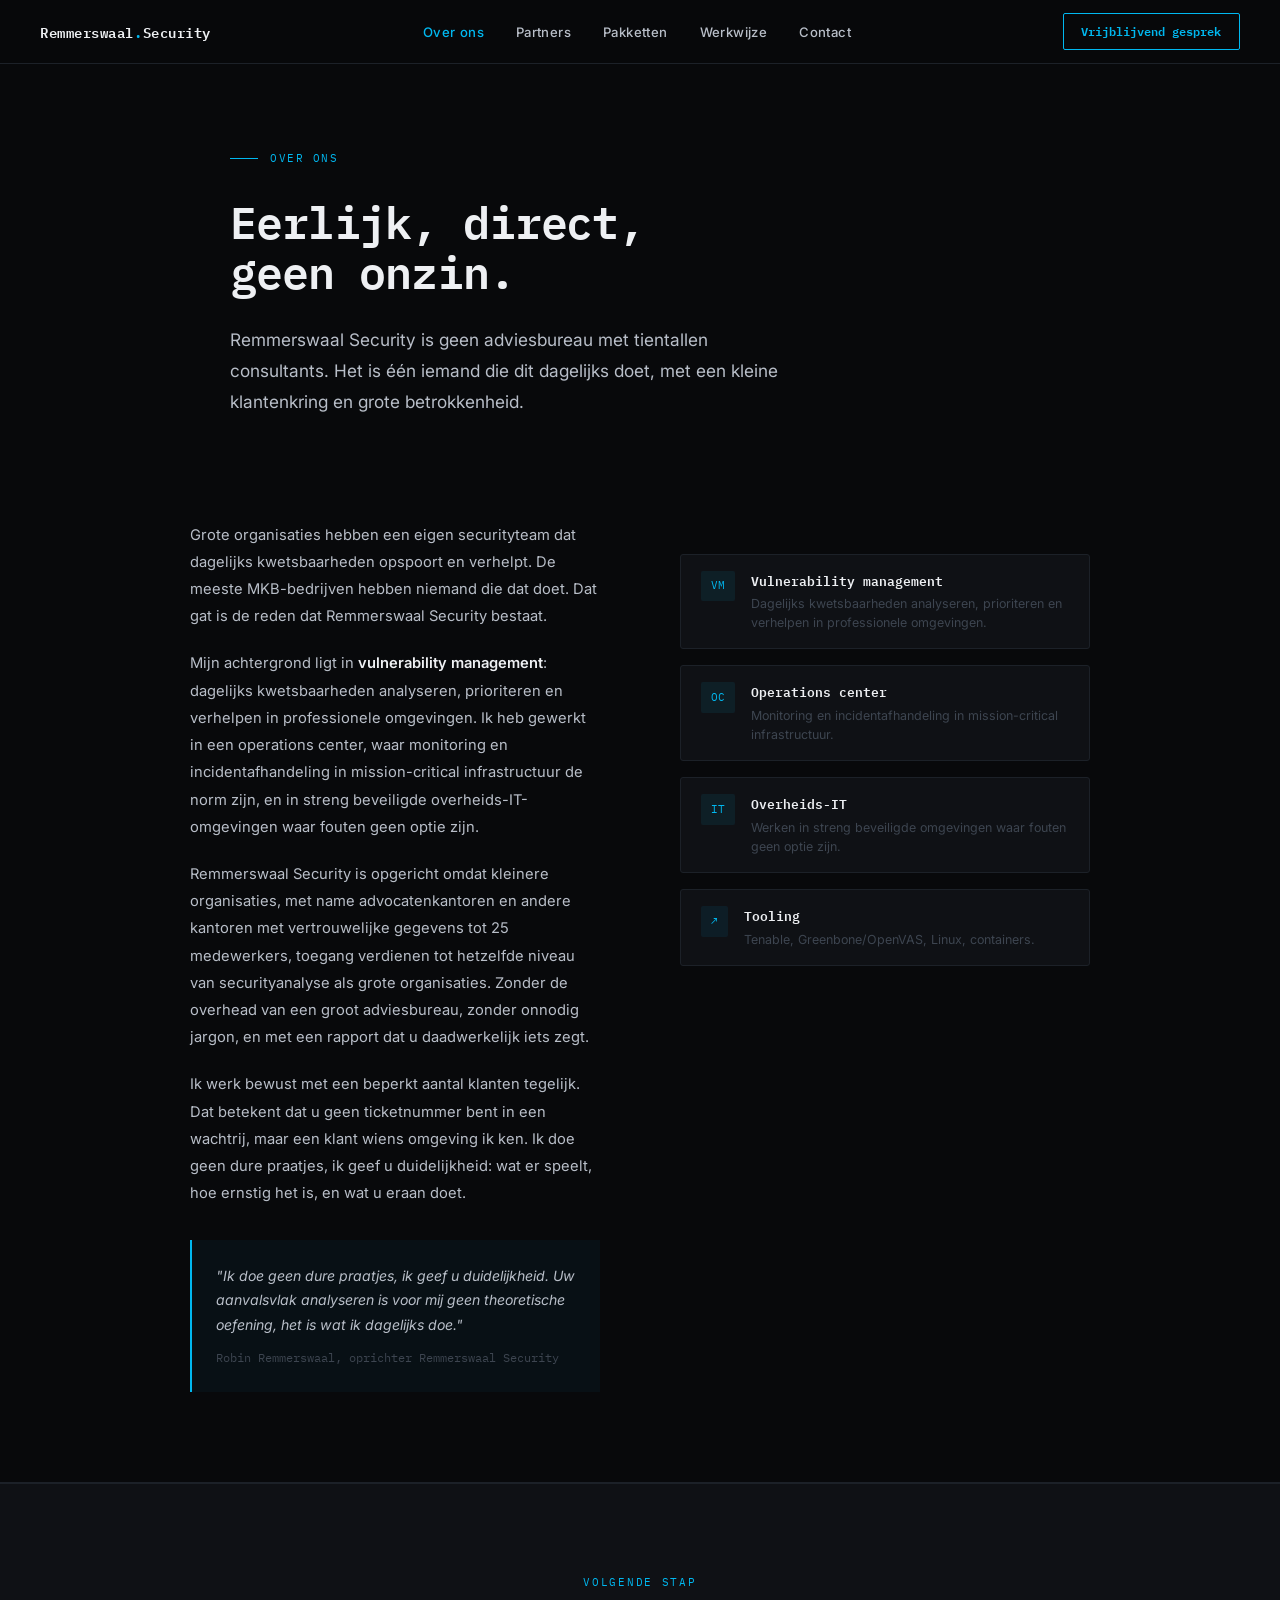
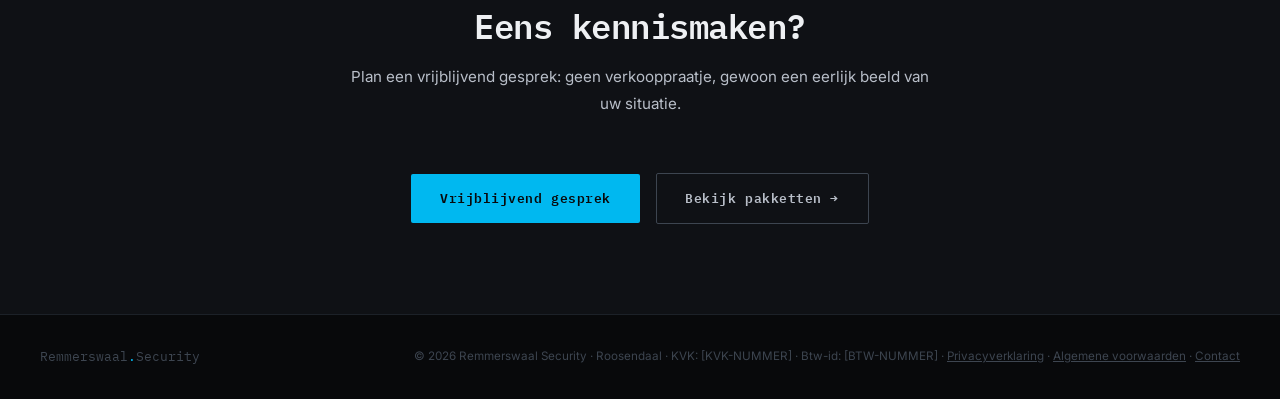
<file: over-ons.html>
<!DOCTYPE html>
<html lang="nl">
<head>
  <meta charset="UTF-8" />
  <meta name="viewport" content="width=device-width, initial-scale=1.0" />
  <title>Over ons | Remmerswaal Security</title>
  <meta name="description" content="Het verhaal achter Remmerswaal Security: waarom het MKB hetzelfde securityniveau verdient als grote organisaties, zonder overhead en zonder jargon." />
  <meta property="og:title" content="Over ons | Remmerswaal Security" />
  <meta property="og:description" content="Het verhaal achter Remmerswaal Security: waarom het MKB hetzelfde securityniveau verdient als grote organisaties, zonder overhead en zonder jargon." />
  <meta property="og:type" content="website" />
  <meta property="og:url" content="https://remmerswaal-security.nl/over-ons.html" />
  <meta property="og:locale" content="nl_NL" />
  <link rel="icon" type="image/svg+xml" href="favicon.svg" />
  <link rel="preconnect" href="https://fonts.googleapis.com" />
  <link rel="preconnect" href="https://fonts.gstatic.com" crossorigin />
  <link href="https://fonts.googleapis.com/css2?family=IBM+Plex+Mono:wght@400;600&family=Inter:wght@400;500;600&display=swap" rel="stylesheet" />
  <link rel="stylesheet" href="style.css" />
</head>
<body>

<!-- NAV -->
<nav>
  <a href="index.html" class="nav-logo">Remmerswaal<span>.</span>Security</a>
  <ul class="nav-links">
    <li><a href="over-ons.html" class="is-active">Over ons</a></li>
    <li><a href="partner.html">Partners</a></li>
    <li><a href="pakketten.html">Pakketten</a></li>
    <li><a href="index.html#hoe">Werkwijze</a></li>
    <li><a href="contact.html">Contact</a></li>
  </ul>
  <a href="contact.html" class="nav-cta">Vrijblijvend gesprek</a>
</nav>

<!-- PAGE HERO -->
<div class="page-hero">
  <div class="hero-tag">Over ons</div>
  <h1>Eerlijk, direct,<br/>geen onzin.</h1>
  <p class="hero-sub">
    Remmerswaal Security is geen adviesbureau met tientallen consultants. Het is één iemand die dit dagelijks doet, met een kleine klantenkring en grote betrokkenheid.
  </p>
</div>

<!-- OVER -->
<section class="over" style="padding-top: 0; border-top: none;">
  <div class="container">
    <div class="over-inner">
      <div class="over-text">
        <p>
          Grote organisaties hebben een eigen securityteam dat dagelijks kwetsbaarheden opspoort en verhelpt. De meeste MKB-bedrijven hebben niemand die dat doet. Dat gat is de reden dat Remmerswaal Security bestaat.
        </p>
        <p>
          Mijn achtergrond ligt in <strong>vulnerability management</strong>: dagelijks kwetsbaarheden analyseren, prioriteren en verhelpen in professionele omgevingen. Ik heb gewerkt in een operations center, waar monitoring en incidentafhandeling in mission-critical infrastructuur de norm zijn, en in streng beveiligde overheids-IT-omgevingen waar fouten geen optie zijn.
        </p>
        <p>
          Remmerswaal Security is opgericht omdat kleinere organisaties, met name advocatenkantoren en andere kantoren met vertrouwelijke gegevens tot 25 medewerkers, toegang verdienen tot hetzelfde niveau van securityanalyse als grote organisaties. Zonder de overhead van een groot adviesbureau, zonder onnodig jargon, en met een rapport dat u daadwerkelijk iets zegt.
        </p>
        <p>
          Ik werk bewust met een beperkt aantal klanten tegelijk. Dat betekent dat u geen ticketnummer bent in een wachtrij, maar een klant wiens omgeving ik ken. Ik doe geen dure praatjes, ik geef u duidelijkheid: wat er speelt, hoe ernstig het is, en wat u eraan doet.
        </p>
        <div class="over-quote">
          <p>"Ik doe geen dure praatjes, ik geef u duidelijkheid. Uw aanvalsvlak analyseren is voor mij geen theoretische oefening, het is wat ik dagelijks doe."</p>
          <cite>Robin Remmerswaal, oprichter Remmerswaal Security</cite>
        </div>
      </div>
      <div class="over-credentials">
        <div class="credential">
          <div class="credential-icon">VM</div>
          <div class="credential-body">
            <h4>Vulnerability management</h4>
            <p>Dagelijks kwetsbaarheden analyseren, prioriteren en verhelpen in professionele omgevingen.</p>
          </div>
        </div>
        <div class="credential">
          <div class="credential-icon">OC</div>
          <div class="credential-body">
            <h4>Operations center</h4>
            <p>Monitoring en incidentafhandeling in mission-critical infrastructuur.</p>
          </div>
        </div>
        <div class="credential">
          <div class="credential-icon">IT</div>
          <div class="credential-body">
            <h4>Overheids-IT</h4>
            <p>Werken in streng beveiligde omgevingen waar fouten geen optie zijn.</p>
          </div>
        </div>
        <div class="credential">
          <div class="credential-icon">↗</div>
          <div class="credential-body">
            <h4>Tooling</h4>
            <p>Tenable, Greenbone/OpenVAS, Linux, containers.</p>
          </div>
        </div>
      </div>
    </div>
  </div>
</section>

<!-- CTA -->
<section class="contact">
  <div class="container" style="text-align:center;">
    <div class="section-tag" style="justify-content:center;">Volgende stap</div>
    <h2>Eens kennismaken?</h2>
    <p class="section-intro" style="margin-left:auto; margin-right:auto;">Plan een vrijblijvend gesprek: geen verkooppraatje, gewoon een eerlijk beeld van uw situatie.</p>
    <div class="hero-actions" style="justify-content:center;">
      <a href="contact.html" class="btn-primary">Vrijblijvend gesprek</a>
      <a href="pakketten.html" class="btn-ghost">Bekijk pakketten →</a>
    </div>
  </div>
</section>

<!-- FOOTER -->
<footer>
  <span class="footer-logo">Remmerswaal<span>.</span>Security</span>
  <p>© 2026 Remmerswaal Security · Roosendaal · KVK: [KVK-NUMMER] · Btw-id: [BTW-NUMMER] · <a href="privacyverklaring.html" style="color:var(--muted);">Privacyverklaring</a> · <a href="algemene-voorwaarden.html" style="color:var(--muted);">Algemene voorwaarden</a> · <a href="contact.html" style="color:var(--muted);">Contact</a></p>
</footer>

</body>
</html>
</file>
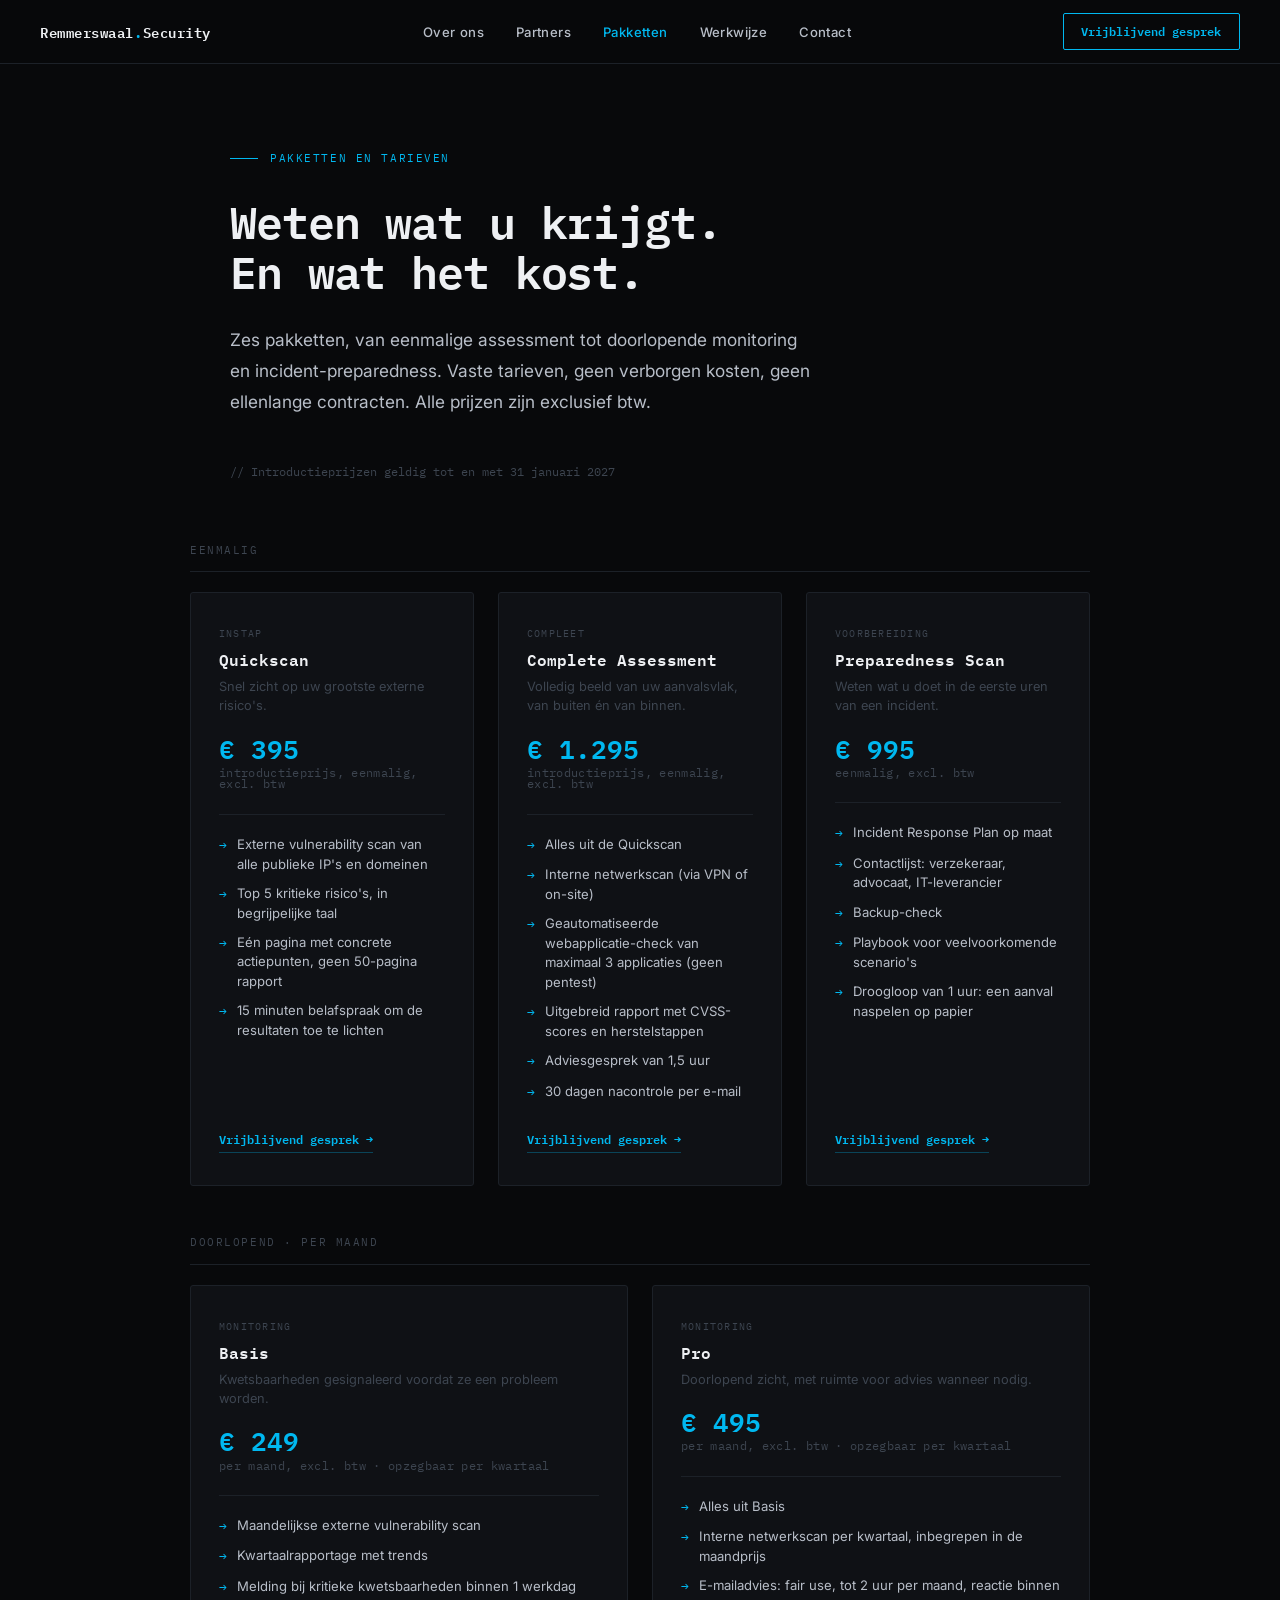
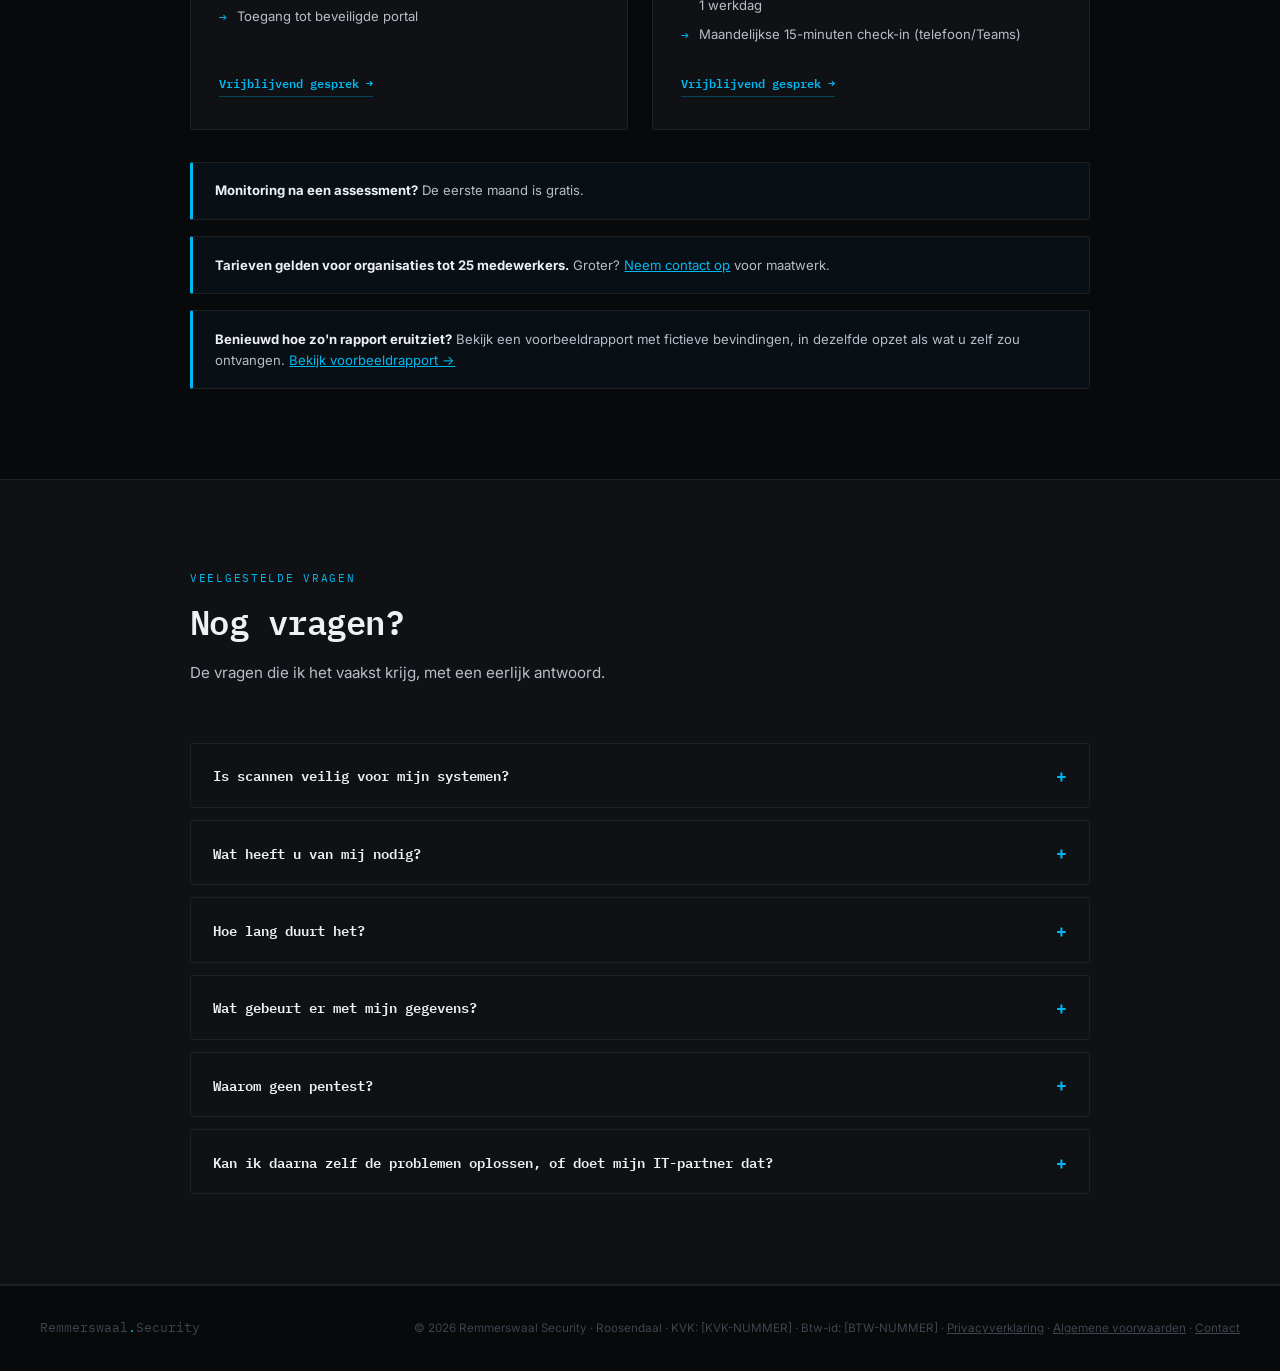
<file: pakketten.html>
<!DOCTYPE html>
<html lang="nl">
<head>
  <meta charset="UTF-8" />
  <meta name="viewport" content="width=device-width, initial-scale=1.0" />
  <title>Pakketten en tarieven | Remmerswaal Security</title>
  <meta name="description" content="Zes pakketten voor vulnerability assessment, doorlopende monitoring en incident-preparedness. Vaste tarieven, geen verborgen kosten, voor organisaties tot 25 medewerkers." />
  <meta property="og:title" content="Pakketten en tarieven | Remmerswaal Security" />
  <meta property="og:description" content="Zes pakketten voor vulnerability assessment, doorlopende monitoring en incident-preparedness. Vaste tarieven, geen verborgen kosten." />
  <meta property="og:type" content="website" />
  <meta property="og:url" content="https://remmerswaal-security.nl/pakketten.html" />
  <meta property="og:locale" content="nl_NL" />
  <link rel="icon" type="image/svg+xml" href="favicon.svg" />
  <link rel="preconnect" href="https://fonts.googleapis.com" />
  <link rel="preconnect" href="https://fonts.gstatic.com" crossorigin />
  <link href="https://fonts.googleapis.com/css2?family=IBM+Plex+Mono:wght@400;600&family=Inter:wght@400;500;600&display=swap" rel="stylesheet" />
  <link rel="stylesheet" href="style.css" />
</head>
<body>

<!-- NAV -->
<nav>
  <a href="index.html" class="nav-logo">Remmerswaal<span>.</span>Security</a>
  <ul class="nav-links">
    <li><a href="over-ons.html">Over ons</a></li>
    <li><a href="partner.html">Partners</a></li>
    <li><a href="pakketten.html" class="is-active">Pakketten</a></li>
    <li><a href="index.html#hoe">Werkwijze</a></li>
    <li><a href="contact.html">Contact</a></li>
  </ul>
  <a href="contact.html" class="nav-cta">Vrijblijvend gesprek</a>
</nav>

<!-- PAGE HERO -->
<div class="page-hero">
  <div class="hero-tag">Pakketten en tarieven</div>
  <h1>Weten wat u krijgt.<br/>En wat het kost.</h1>
  <p class="hero-sub">
    Zes pakketten, van eenmalige assessment tot doorlopende monitoring en incident-preparedness. Vaste tarieven, geen verborgen kosten, geen ellenlange contracten. Alle prijzen zijn exclusief btw.
  </p>
  <p class="hero-note">// Introductieprijzen geldig tot en met 31 januari 2027</p>
</div>

<!-- EENMALIGE PAKKETTEN -->
<section id="eenmalig" style="padding-top: 0;">
  <div class="container">
    <div class="diensten-group">
      <div class="diensten-group-label">Eenmalig</div>
      <div class="diensten-grid">

        <div class="dienst-card">
          <div class="dienst-tier">Instap</div>
          <h3>Quickscan</h3>
          <div class="tagline">Snel zicht op uw grootste externe risico's.</div>
          <div class="dienst-price">€ 395 <small>introductieprijs, eenmalig, excl. btw</small></div>
          <div class="dienst-divider"></div>
          <ul>
            <li>Externe vulnerability scan van alle publieke IP's en domeinen</li>
            <li>Top 5 kritieke risico's, in begrijpelijke taal</li>
            <li>Eén pagina met concrete actiepunten, geen 50-pagina rapport</li>
            <li>15 minuten belafspraak om de resultaten toe te lichten</li>
          </ul>
          <a href="contact.html" class="dienst-cta">Vrijblijvend gesprek →</a>
        </div>

        <div class="dienst-card">
          <div class="dienst-tier">Compleet</div>
          <h3>Complete Assessment</h3>
          <div class="tagline">Volledig beeld van uw aanvalsvlak, van buiten én van binnen.</div>
          <div class="dienst-price">€ 1.295 <small>introductieprijs, eenmalig, excl. btw</small></div>
          <div class="dienst-divider"></div>
          <ul>
            <li>Alles uit de Quickscan</li>
            <li>Interne netwerkscan (via VPN of on-site)</li>
            <li>Geautomatiseerde webapplicatie-check van maximaal 3 applicaties (geen pentest)</li>
            <li>Uitgebreid rapport met CVSS-scores en herstelstappen</li>
            <li>Adviesgesprek van 1,5 uur</li>
            <li>30 dagen nacontrole per e-mail</li>
          </ul>
          <a href="contact.html" class="dienst-cta">Vrijblijvend gesprek →</a>
        </div>

        <div class="dienst-card">
          <div class="dienst-tier">Voorbereiding</div>
          <h3>Preparedness Scan</h3>
          <div class="tagline">Weten wat u doet in de eerste uren van een incident.</div>
          <div class="dienst-price">€ 995 <small>eenmalig, excl. btw</small></div>
          <div class="dienst-divider"></div>
          <ul>
            <li>Incident Response Plan op maat</li>
            <li>Contactlijst: verzekeraar, advocaat, IT-leverancier</li>
            <li>Backup-check</li>
            <li>Playbook voor veelvoorkomende scenario's</li>
            <li>Droogloop van 1 uur: een aanval naspelen op papier</li>
          </ul>
          <a href="contact.html" class="dienst-cta">Vrijblijvend gesprek →</a>
        </div>

      </div>
    </div>

    <div class="diensten-group">
      <div class="diensten-group-label">Doorlopend · per maand</div>
      <div class="diensten-grid">

        <div class="dienst-card">
          <div class="dienst-tier">Monitoring</div>
          <h3>Basis</h3>
          <div class="tagline">Kwetsbaarheden gesignaleerd voordat ze een probleem worden.</div>
          <div class="dienst-price">€ 249 <small>per maand, excl. btw · opzegbaar per kwartaal</small></div>
          <div class="dienst-divider"></div>
          <ul>
            <li>Maandelijkse externe vulnerability scan</li>
            <li>Kwartaalrapportage met trends</li>
            <li>Melding bij kritieke kwetsbaarheden binnen 1 werkdag</li>
            <li>Toegang tot beveiligde portal</li>
          </ul>
          <a href="contact.html" class="dienst-cta">Vrijblijvend gesprek →</a>
        </div>

        <div class="dienst-card">
          <div class="dienst-tier">Monitoring</div>
          <h3>Pro</h3>
          <div class="tagline">Doorlopend zicht, met ruimte voor advies wanneer nodig.</div>
          <div class="dienst-price">€ 495 <small>per maand, excl. btw · opzegbaar per kwartaal</small></div>
          <div class="dienst-divider"></div>
          <ul>
            <li>Alles uit Basis</li>
            <li>Interne netwerkscan per kwartaal, inbegrepen in de maandprijs</li>
            <li>E-mailadvies: fair use, tot 2 uur per maand, reactie binnen 1 werkdag</li>
            <li>Maandelijkse 15-minuten check-in (telefoon/Teams)</li>
          </ul>
          <a href="contact.html" class="dienst-cta">Vrijblijvend gesprek →</a>
        </div>

      </div>
    </div>

    <div class="dienst-note">
      <strong>Monitoring na een assessment?</strong> De eerste maand is gratis.
    </div>
    <div class="dienst-note" style="margin-top:1rem;">
      <strong>Tarieven gelden voor organisaties tot 25 medewerkers.</strong> Groter? <a href="contact.html">Neem contact op</a> voor maatwerk.
    </div>
    <div class="dienst-note" style="margin-top:1rem;">
      <strong>Benieuwd hoe zo'n rapport eruitziet?</strong> Bekijk een voorbeeldrapport met fictieve bevindingen, in dezelfde opzet als wat u zelf zou ontvangen. <a href="voorbeeldrapport.html">Bekijk voorbeeldrapport →</a>
    </div>
  </div>
</section>

<!-- FAQ -->
<section class="hoe">
  <div class="container">
    <div class="section-tag">Veelgestelde vragen</div>
    <h2>Nog vragen?</h2>
    <p class="section-intro">De vragen die ik het vaakst krijg, met een eerlijk antwoord.</p>
    <div class="faq-list">
      <details class="faq-item">
        <summary>Is scannen veilig voor mijn systemen?</summary>
        <div class="faq-answer">Ja. Een vulnerability scan benadert uw systemen zoals een aanvaller dat doet, maar voert geen destructieve acties uit. Voor de interne netwerkscan en webapplicatie-check spreken we vooraf een scope af, zodat kwetsbare systemen niet onnodig belast worden.</div>
      </details>
      <details class="faq-item">
        <summary>Wat heeft u van mij nodig?</summary>
        <div class="faq-answer">Voor de externe scan heb ik alleen uw domeinnamen en publieke IP-adressen nodig. Voor de interne netwerkscan regelen we vooraf VPN-toegang of een on-site afspraak.</div>
      </details>
      <details class="faq-item">
        <summary>Hoe lang duurt het?</summary>
        <div class="faq-answer">Een Quickscan is binnen een paar werkdagen afgerond. Een Complete Assessment duurt, afhankelijk van de scope, doorgaans één tot twee weken inclusief het adviesgesprek.</div>
      </details>
      <details class="faq-item">
        <summary>Wat gebeurt er met mijn gegevens?</summary>
        <div class="faq-answer">Scanresultaten en contactgegevens worden alleen gebruikt om de afgesproken dienst te leveren en niet gedeeld met derden. Meer details staan in de <a href="privacyverklaring.html">privacyverklaring</a>.</div>
      </details>
      <details class="faq-item">
        <summary>Waarom geen pentest?</summary>
        <div class="faq-answer">Een pentest probeert actief kwetsbaarheden uit te buiten en vraagt een uitgebreide, vooraf afgestemde scope. De Complete Assessment is een geautomatiseerde beoordeling die risico's in kaart brengt zonder systemen daadwerkelijk aan te vallen. Dat is sneller, voordeliger en voor de meeste MKB-bedrijven voldoende als eerste stap.</div>
      </details>
      <details class="faq-item">
        <summary>Kan ik daarna zelf de problemen oplossen, of doet mijn IT-partner dat?</summary>
        <div class="faq-answer">Beide kan. U kunt de bevindingen zelf oppakken, of ze laten uitvoeren door uw eigen IT-partner. Ik lever altijd concrete herstelstappen mee, zodat beide opties mogelijk zijn.</div>
      </details>
    </div>
  </div>
</section>

<!-- FOOTER -->
<footer>
  <span class="footer-logo">Remmerswaal<span>.</span>Security</span>
  <p>© 2026 Remmerswaal Security · Roosendaal · KVK: [KVK-NUMMER] · Btw-id: [BTW-NUMMER] · <a href="privacyverklaring.html" style="color:var(--muted);">Privacyverklaring</a> · <a href="algemene-voorwaarden.html" style="color:var(--muted);">Algemene voorwaarden</a> · <a href="contact.html" style="color:var(--muted);">Contact</a></p>
</footer>

</body>
</html>
</file>
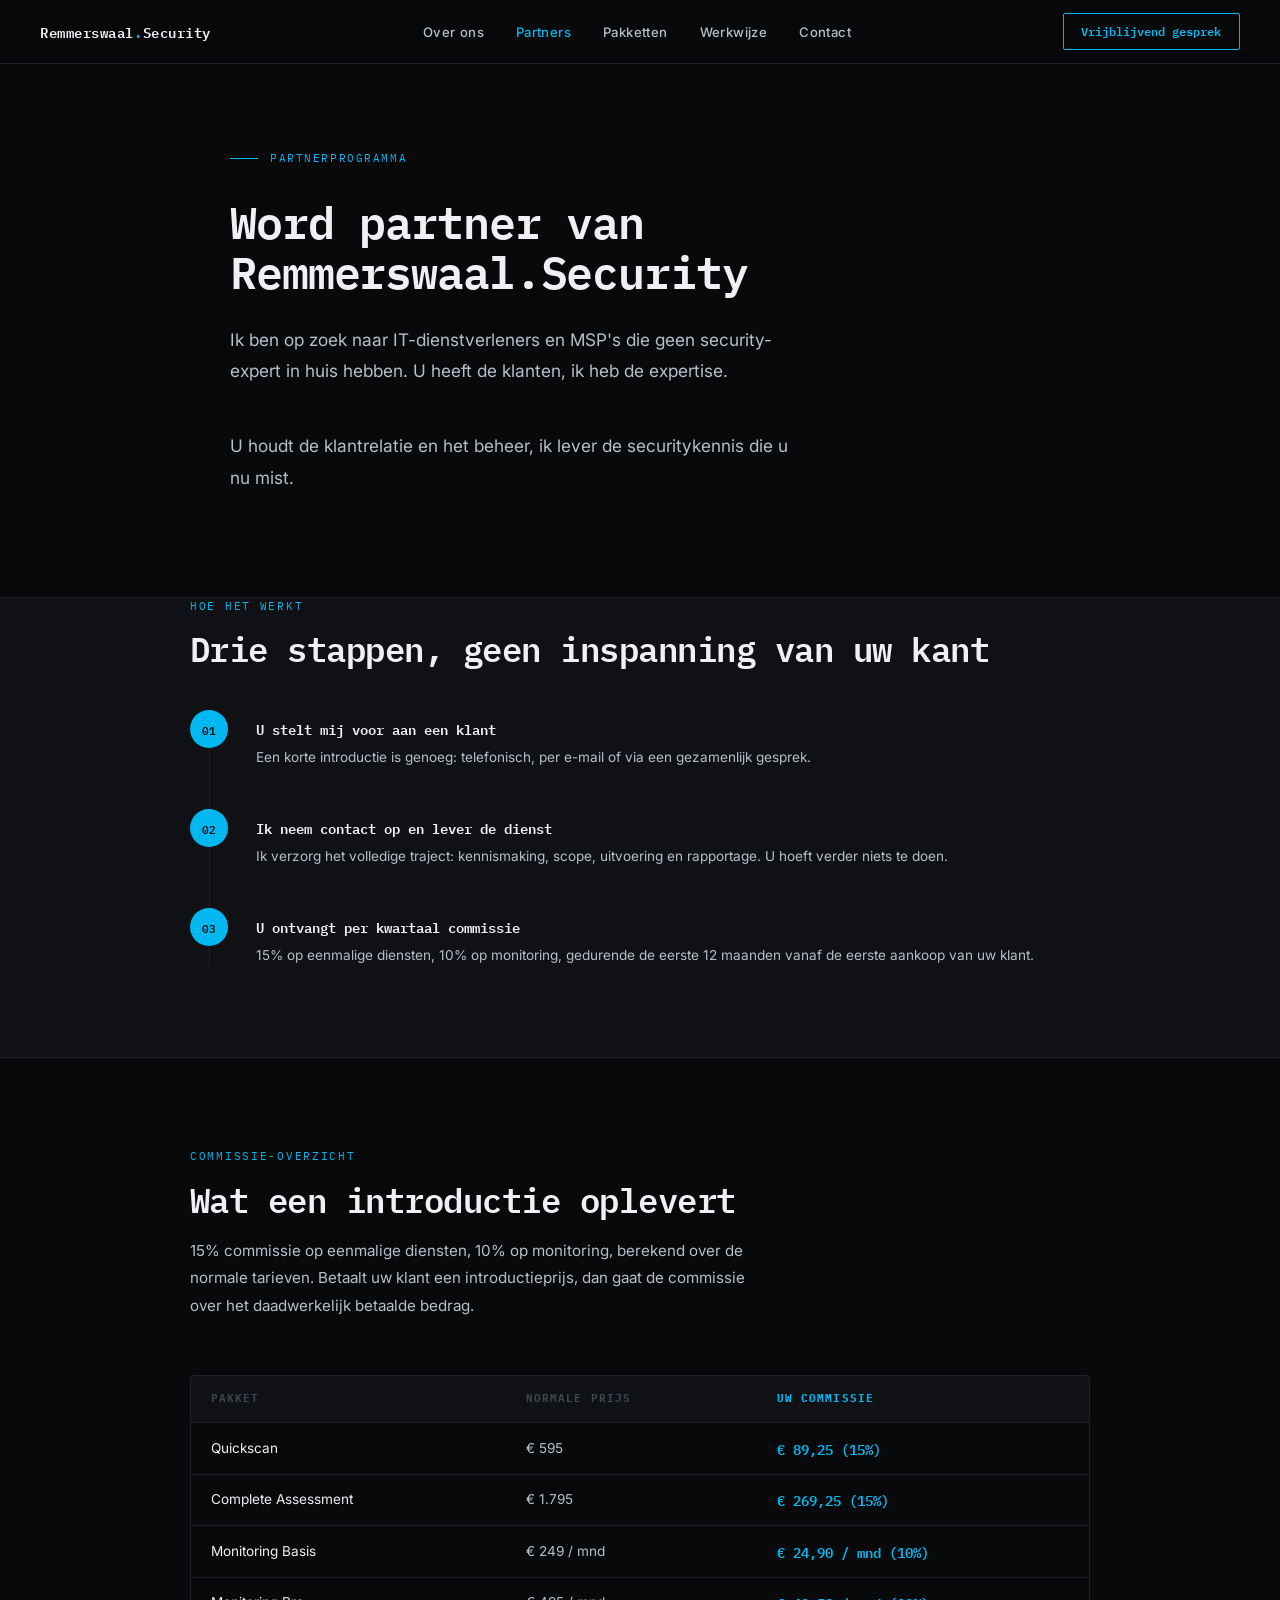
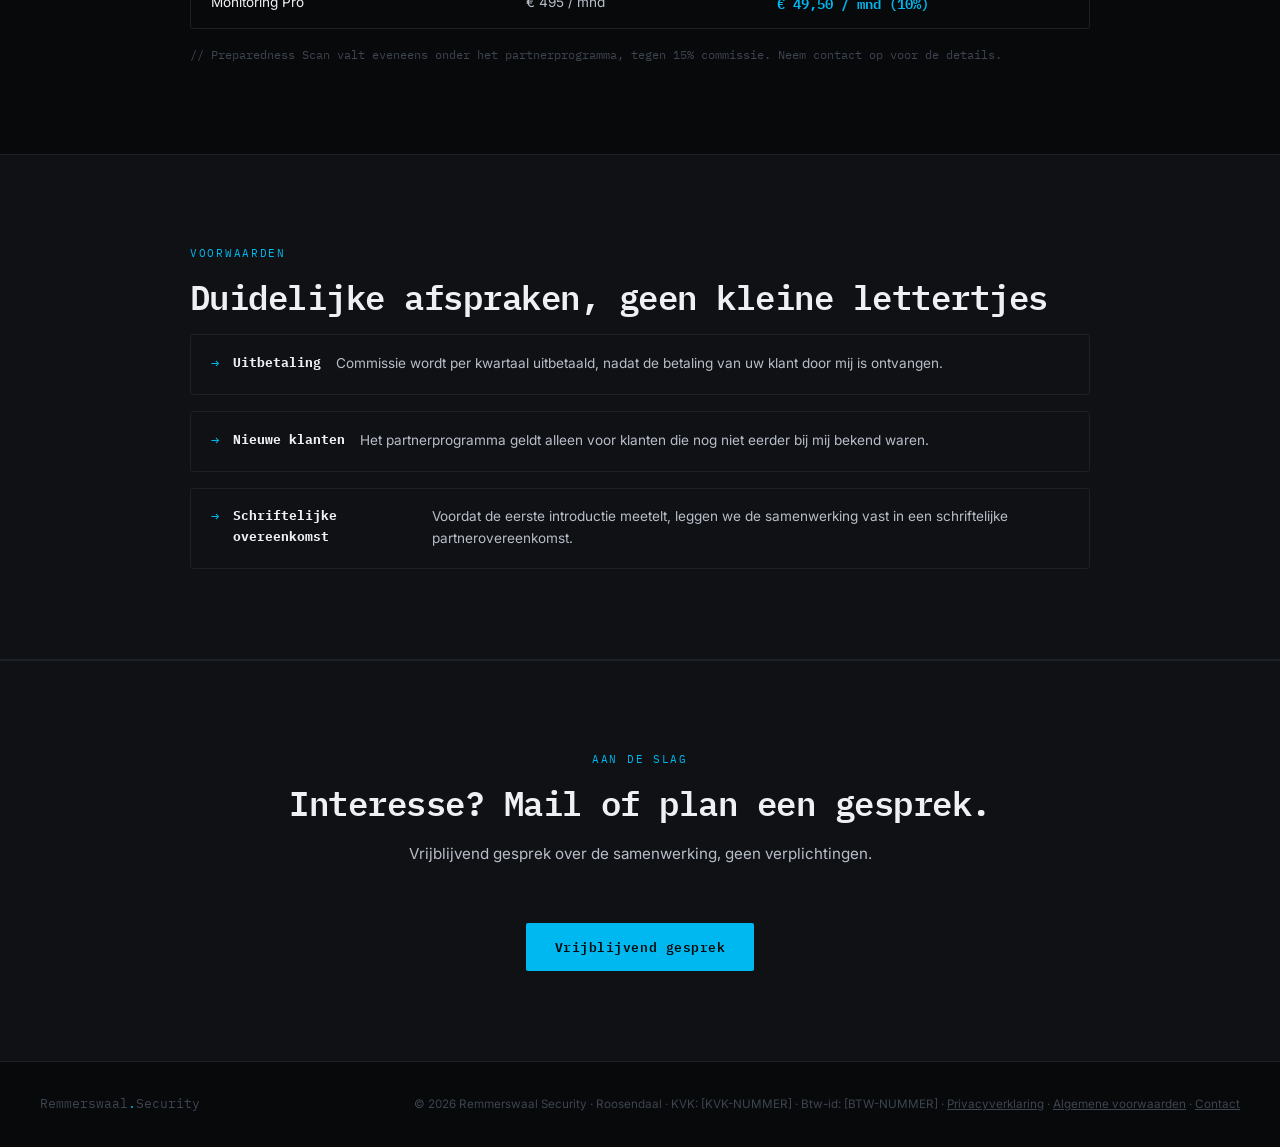
<file: partner.html>
<!DOCTYPE html>
<html lang="nl">
<head>
  <meta charset="UTF-8" />
  <meta name="viewport" content="width=device-width, initial-scale=1.0" />
  <title>Partnerprogramma | Remmerswaal Security</title>
  <meta name="description" content="Word partner van Remmerswaal Security. Draag klanten aan die geen security-expert in huis hebben en ontvang commissie gedurende de eerste 12 maanden." />
  <meta property="og:title" content="Partnerprogramma | Remmerswaal Security" />
  <meta property="og:description" content="Word partner van Remmerswaal Security. Draag klanten aan die geen security-expert in huis hebben en ontvang commissie gedurende de eerste 12 maanden." />
  <meta property="og:type" content="website" />
  <meta property="og:url" content="https://remmerswaal-security.nl/partner.html" />
  <meta property="og:locale" content="nl_NL" />
  <link rel="icon" type="image/svg+xml" href="favicon.svg" />
  <link rel="preconnect" href="https://fonts.googleapis.com" />
  <link rel="preconnect" href="https://fonts.gstatic.com" crossorigin />
  <link href="https://fonts.googleapis.com/css2?family=IBM+Plex+Mono:wght@400;600&family=Inter:wght@400;500;600&display=swap" rel="stylesheet" />
  <link rel="stylesheet" href="style.css" />
</head>
<body>

<!-- NAV -->
<nav>
  <a href="index.html" class="nav-logo">Remmerswaal<span>.</span>Security</a>
  <ul class="nav-links">
    <li><a href="over-ons.html">Over ons</a></li>
    <li><a href="partner.html" class="is-active">Partners</a></li>
    <li><a href="pakketten.html">Pakketten</a></li>
    <li><a href="index.html#hoe">Werkwijze</a></li>
    <li><a href="contact.html">Contact</a></li>
  </ul>
  <a href="contact.html" class="nav-cta">Vrijblijvend gesprek</a>
</nav>

<!-- PAGE HERO -->
<div class="page-hero">
  <div class="hero-tag">Partnerprogramma</div>
  <h1>Word partner van<br/>Remmerswaal.Security</h1>
  <p class="hero-sub">
    Ik ben op zoek naar IT-dienstverleners en MSP's die geen security-expert in huis hebben. U heeft de klanten, ik heb de expertise.
  </p>
  <p class="hero-sub">
    U houdt de klantrelatie en het beheer, ik lever de securitykennis die u nu mist.
  </p>
</div>

<!-- HOE HET WERKT -->
<section class="hoe" style="padding-top: 0;">
  <div class="container">
    <div class="section-tag">Hoe het werkt</div>
    <h2>Drie stappen, geen inspanning van uw kant</h2>
    <div class="process-steps">
      <div class="step">
        <div class="step-num">01</div>
        <div class="step-body">
          <h3>U stelt mij voor aan een klant</h3>
          <p>Een korte introductie is genoeg: telefonisch, per e-mail of via een gezamenlijk gesprek.</p>
        </div>
      </div>
      <div class="step">
        <div class="step-num">02</div>
        <div class="step-body">
          <h3>Ik neem contact op en lever de dienst</h3>
          <p>Ik verzorg het volledige traject: kennismaking, scope, uitvoering en rapportage. U hoeft verder niets te doen.</p>
        </div>
      </div>
      <div class="step">
        <div class="step-num">03</div>
        <div class="step-body">
          <h3>U ontvangt per kwartaal commissie</h3>
          <p>15% op eenmalige diensten, 10% op monitoring, gedurende de eerste 12 maanden vanaf de eerste aankoop van uw klant.</p>
        </div>
      </div>
    </div>
  </div>
</section>

<!-- COMMISSIE OVERZICHT -->
<section id="commissie">
  <div class="container">
    <div class="section-tag">Commissie-overzicht</div>
    <h2>Wat een introductie oplevert</h2>
    <p class="section-intro">15% commissie op eenmalige diensten, 10% op monitoring, berekend over de normale tarieven. Betaalt uw klant een introductieprijs, dan gaat de commissie over het daadwerkelijk betaalde bedrag.</p>
    <div style="overflow-x:auto; border:1px solid var(--border); border-radius:3px;">
      <table style="width:100%; border-collapse:collapse; font-size:0.85rem;">
        <thead>
          <tr style="background:var(--panel);">
            <th style="text-align:left; padding:0.9rem 1.25rem; font-family:var(--mono); font-size:0.68rem; letter-spacing:0.1em; text-transform:uppercase; color:var(--muted); border-bottom:1px solid var(--border);">Pakket</th>
            <th style="text-align:left; padding:0.9rem 1.25rem; font-family:var(--mono); font-size:0.68rem; letter-spacing:0.1em; text-transform:uppercase; color:var(--muted); border-bottom:1px solid var(--border);">Normale prijs</th>
            <th style="text-align:left; padding:0.9rem 1.25rem; font-family:var(--mono); font-size:0.68rem; letter-spacing:0.1em; text-transform:uppercase; color:var(--accent); border-bottom:1px solid var(--border);">Uw commissie</th>
          </tr>
        </thead>
        <tbody>
          <tr>
            <td style="padding:0.9rem 1.25rem; color:var(--white); border-bottom:1px solid var(--border);">Quickscan</td>
            <td style="padding:0.9rem 1.25rem; color:var(--text); border-bottom:1px solid var(--border);">€ 595</td>
            <td style="padding:0.9rem 1.25rem; color:var(--accent); font-family:var(--mono); font-weight:600; border-bottom:1px solid var(--border);">€ 89,25 (15%)</td>
          </tr>
          <tr>
            <td style="padding:0.9rem 1.25rem; color:var(--white); border-bottom:1px solid var(--border);">Complete Assessment</td>
            <td style="padding:0.9rem 1.25rem; color:var(--text); border-bottom:1px solid var(--border);">€ 1.795</td>
            <td style="padding:0.9rem 1.25rem; color:var(--accent); font-family:var(--mono); font-weight:600; border-bottom:1px solid var(--border);">€ 269,25 (15%)</td>
          </tr>
          <tr>
            <td style="padding:0.9rem 1.25rem; color:var(--white); border-bottom:1px solid var(--border);">Monitoring Basis</td>
            <td style="padding:0.9rem 1.25rem; color:var(--text); border-bottom:1px solid var(--border);">€ 249 / mnd</td>
            <td style="padding:0.9rem 1.25rem; color:var(--accent); font-family:var(--mono); font-weight:600; border-bottom:1px solid var(--border);">€ 24,90 / mnd (10%)</td>
          </tr>
          <tr>
            <td style="padding:0.9rem 1.25rem; color:var(--white);">Monitoring Pro</td>
            <td style="padding:0.9rem 1.25rem; color:var(--text);">€ 495 / mnd</td>
            <td style="padding:0.9rem 1.25rem; color:var(--accent); font-family:var(--mono); font-weight:600;">€ 49,50 / mnd (10%)</td>
          </tr>
        </tbody>
      </table>
    </div>
    <div style="font-size:0.75rem;color:var(--muted);margin-top:1rem;font-family:var(--mono);">// Preparedness Scan valt eveneens onder het partnerprogramma, tegen 15% commissie. Neem contact op voor de details.</div>
  </div>
</section>

<!-- VOORWAARDEN -->
<section class="hoe">
  <div class="container">
    <div class="section-tag">Voorwaarden</div>
    <h2>Duidelijke afspraken, geen kleine lettertjes</h2>
    <ul class="advocaten-list">
      <li><strong>Uitbetaling</strong>Commissie wordt per kwartaal uitbetaald, nadat de betaling van uw klant door mij is ontvangen.</li>
      <li><strong>Nieuwe klanten</strong>Het partnerprogramma geldt alleen voor klanten die nog niet eerder bij mij bekend waren.</li>
      <li><strong>Schriftelijke overeenkomst</strong>Voordat de eerste introductie meetelt, leggen we de samenwerking vast in een schriftelijke partnerovereenkomst.</li>
    </ul>
  </div>
</section>

<!-- CTA -->
<section class="contact">
  <div class="container" style="text-align:center;">
    <div class="section-tag" style="justify-content:center;">Aan de slag</div>
    <h2>Interesse? Mail of plan een gesprek.</h2>
    <p class="section-intro" style="margin-left:auto; margin-right:auto;">Vrijblijvend gesprek over de samenwerking, geen verplichtingen.</p>
    <div class="hero-actions" style="justify-content:center;">
      <a href="contact.html" class="btn-primary">Vrijblijvend gesprek</a>
    </div>
  </div>
</section>

<!-- FOOTER -->
<footer>
  <span class="footer-logo">Remmerswaal<span>.</span>Security</span>
  <p>© 2026 Remmerswaal Security · Roosendaal · KVK: [KVK-NUMMER] · Btw-id: [BTW-NUMMER] · <a href="privacyverklaring.html" style="color:var(--muted);">Privacyverklaring</a> · <a href="algemene-voorwaarden.html" style="color:var(--muted);">Algemene voorwaarden</a> · <a href="contact.html" style="color:var(--muted);">Contact</a></p>
</footer>

</body>
</html>
</file>
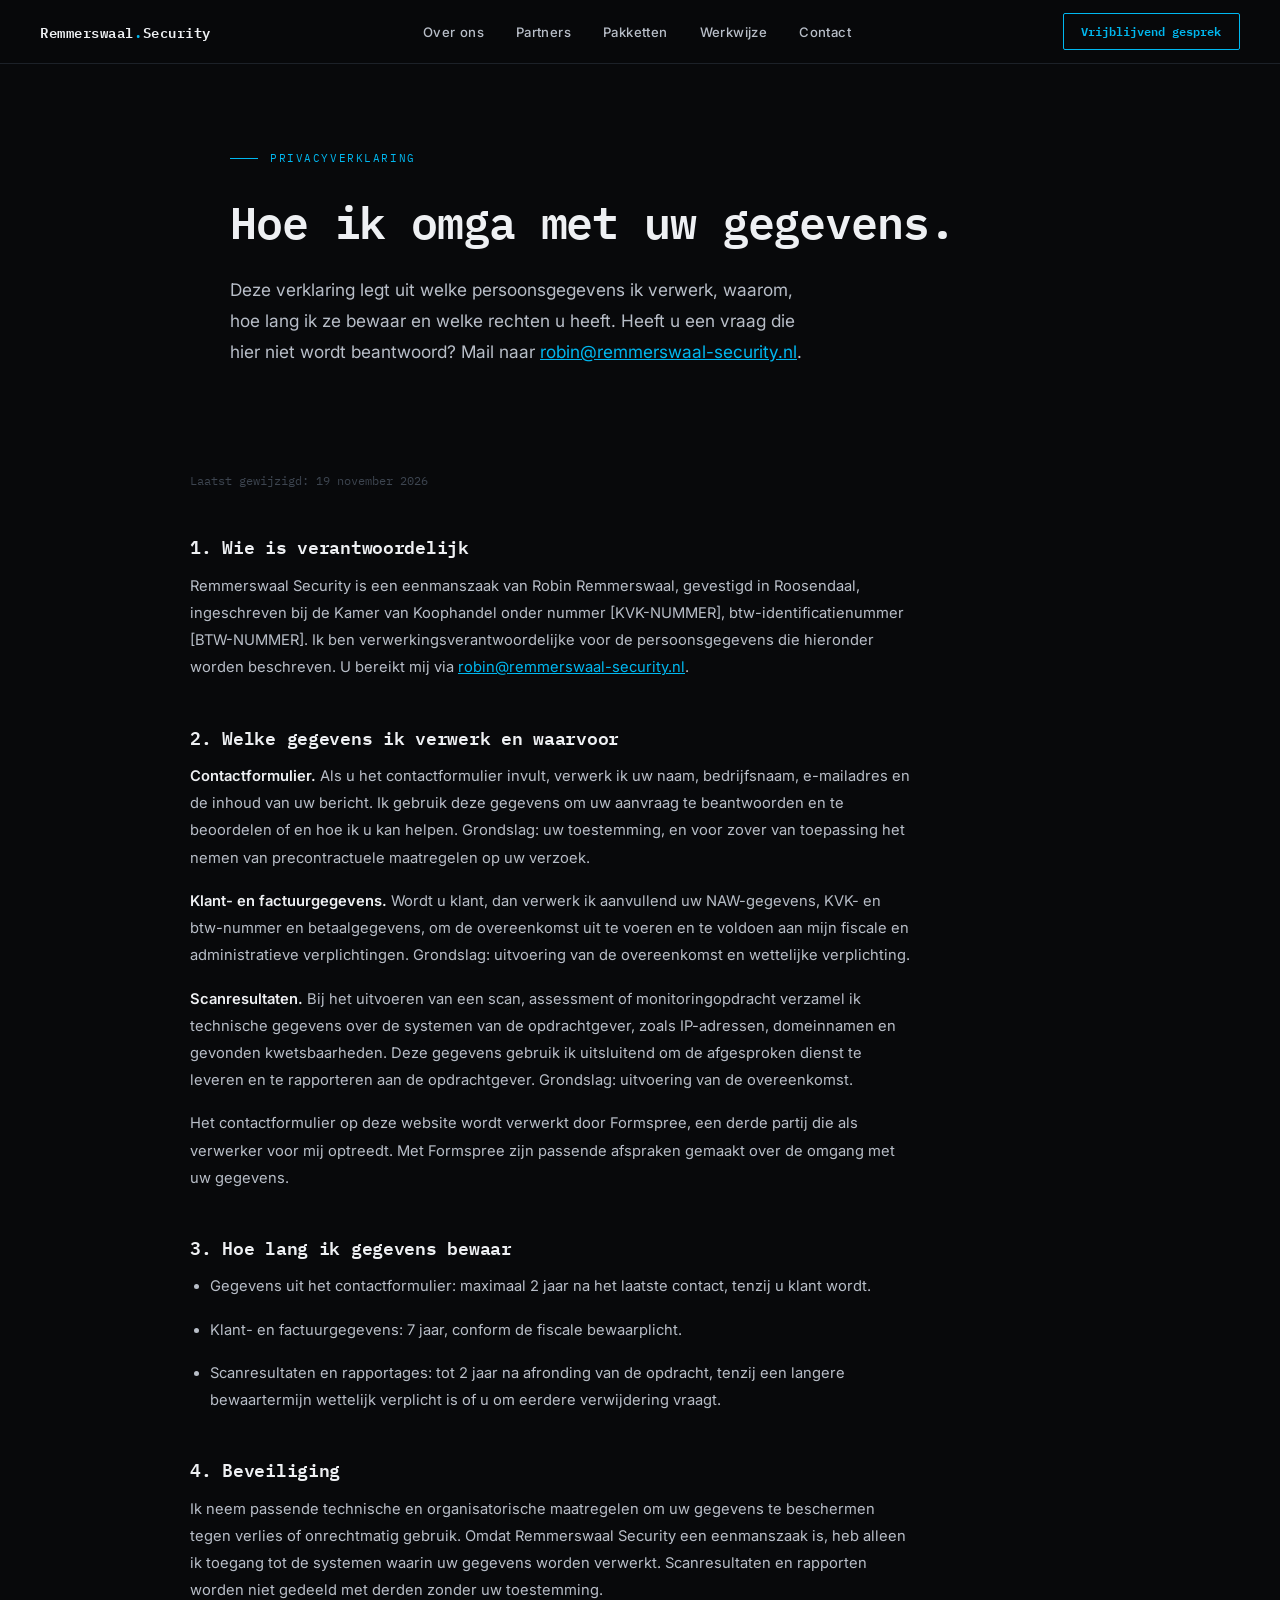
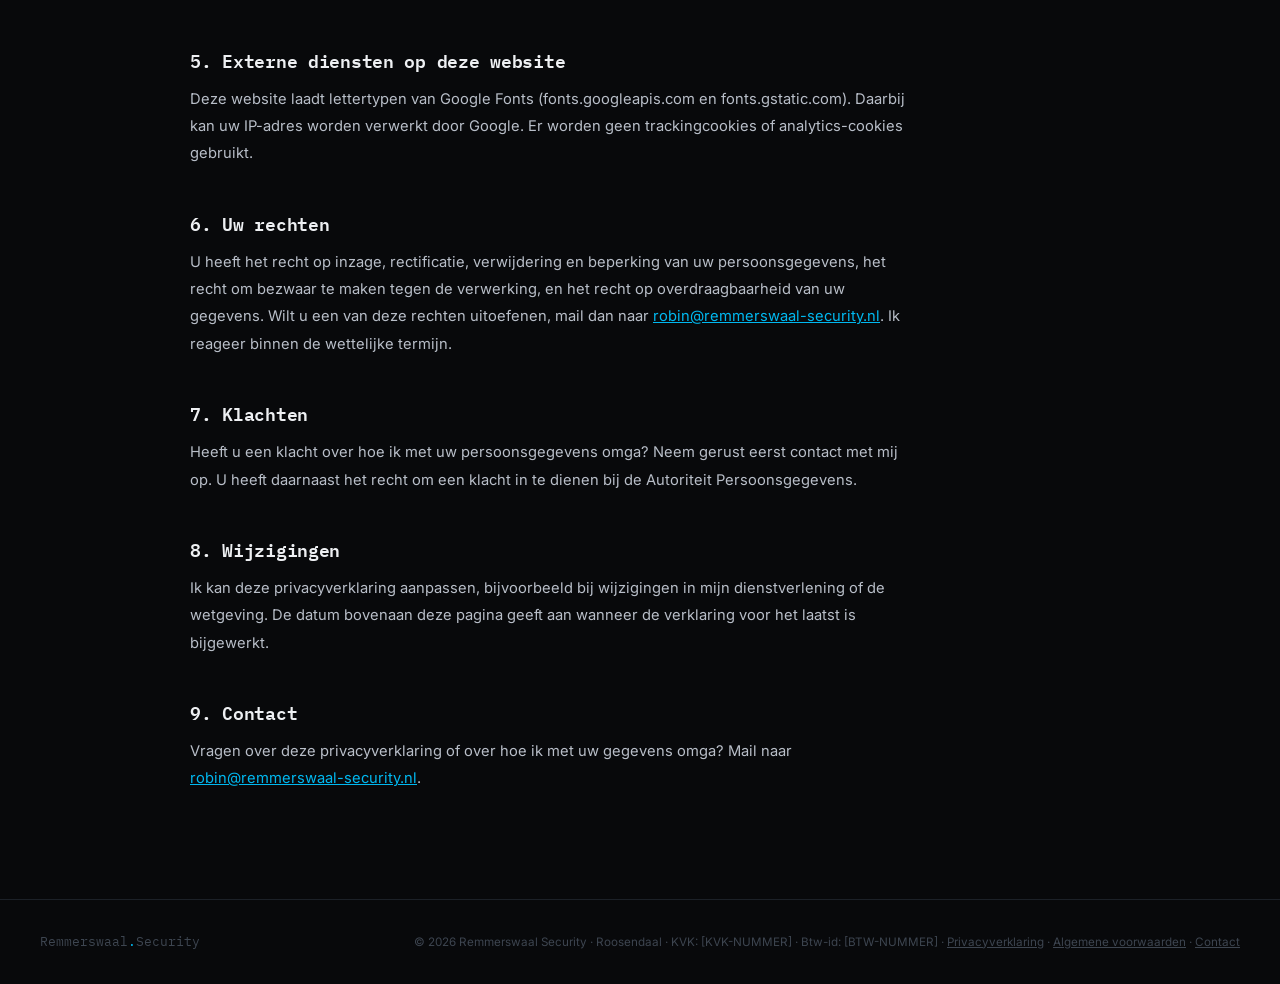
<file: privacyverklaring.html>
<!DOCTYPE html>
<html lang="nl">
<head>
  <meta charset="UTF-8" />
  <meta name="viewport" content="width=device-width, initial-scale=1.0" />
  <title>Privacyverklaring | Remmerswaal Security</title>
  <meta name="description" content="Hoe Remmerswaal Security omgaat met persoonsgegevens: welke gegevens ik verwerk, waarom, hoe lang ik ze bewaar en welke rechten u heeft." />
  <meta property="og:title" content="Privacyverklaring | Remmerswaal Security" />
  <meta property="og:description" content="Hoe Remmerswaal Security omgaat met persoonsgegevens: welke gegevens ik verwerk, waarom, hoe lang ik ze bewaar en welke rechten u heeft." />
  <meta property="og:type" content="website" />
  <meta property="og:url" content="https://remmerswaal-security.nl/privacyverklaring.html" />
  <meta property="og:locale" content="nl_NL" />
  <link rel="icon" type="image/svg+xml" href="favicon.svg" />
  <link rel="preconnect" href="https://fonts.googleapis.com" />
  <link rel="preconnect" href="https://fonts.gstatic.com" crossorigin />
  <link href="https://fonts.googleapis.com/css2?family=IBM+Plex+Mono:wght@400;600&family=Inter:wght@400;500;600&display=swap" rel="stylesheet" />
  <link rel="stylesheet" href="style.css" />
</head>
<body>

<!-- NAV -->
<nav>
  <a href="index.html" class="nav-logo">Remmerswaal<span>.</span>Security</a>
  <ul class="nav-links">
    <li><a href="over-ons.html">Over ons</a></li>
    <li><a href="partner.html">Partners</a></li>
    <li><a href="pakketten.html">Pakketten</a></li>
    <li><a href="index.html#hoe">Werkwijze</a></li>
    <li><a href="contact.html">Contact</a></li>
  </ul>
  <a href="contact.html" class="nav-cta">Vrijblijvend gesprek</a>
</nav>

<!-- PAGE HERO -->
<div class="page-hero">
  <div class="hero-tag">Privacyverklaring</div>
  <h1>Hoe ik omga met uw gegevens.</h1>
  <p class="hero-sub">
    Deze verklaring legt uit welke persoonsgegevens ik verwerk, waarom, hoe lang ik ze bewaar en welke rechten u heeft. Heeft u een vraag die hier niet wordt beantwoord? Mail naar <a href="mailto:robin@remmerswaal-security.nl" style="color:var(--accent);">robin@remmerswaal-security.nl</a>.
  </p>
</div>

<!-- CONTENT -->
<section style="padding-top: 0;">
  <div class="container">
    <div class="legal-content">
      <div class="legal-meta">Laatst gewijzigd: 19 november 2026</div>

      <h2>1. Wie is verantwoordelijk</h2>
      <p>
        Remmerswaal Security is een eenmanszaak van Robin Remmerswaal, gevestigd in Roosendaal, ingeschreven bij de Kamer van Koophandel onder nummer [KVK-NUMMER], btw-identificatienummer [BTW-NUMMER]. Ik ben verwerkingsverantwoordelijke voor de persoonsgegevens die hieronder worden beschreven. U bereikt mij via <a href="mailto:robin@remmerswaal-security.nl">robin@remmerswaal-security.nl</a>.
      </p>

      <h2>2. Welke gegevens ik verwerk en waarvoor</h2>
      <p><strong>Contactformulier.</strong> Als u het contactformulier invult, verwerk ik uw naam, bedrijfsnaam, e-mailadres en de inhoud van uw bericht. Ik gebruik deze gegevens om uw aanvraag te beantwoorden en te beoordelen of en hoe ik u kan helpen. Grondslag: uw toestemming, en voor zover van toepassing het nemen van precontractuele maatregelen op uw verzoek.</p>
      <p><strong>Klant- en factuurgegevens.</strong> Wordt u klant, dan verwerk ik aanvullend uw NAW-gegevens, KVK- en btw-nummer en betaalgegevens, om de overeenkomst uit te voeren en te voldoen aan mijn fiscale en administratieve verplichtingen. Grondslag: uitvoering van de overeenkomst en wettelijke verplichting.</p>
      <p><strong>Scanresultaten.</strong> Bij het uitvoeren van een scan, assessment of monitoringopdracht verzamel ik technische gegevens over de systemen van de opdrachtgever, zoals IP-adressen, domeinnamen en gevonden kwetsbaarheden. Deze gegevens gebruik ik uitsluitend om de afgesproken dienst te leveren en te rapporteren aan de opdrachtgever. Grondslag: uitvoering van de overeenkomst.</p>
      <p>Het contactformulier op deze website wordt verwerkt door Formspree, een derde partij die als verwerker voor mij optreedt. Met Formspree zijn passende afspraken gemaakt over de omgang met uw gegevens.</p>

      <h2>3. Hoe lang ik gegevens bewaar</h2>
      <ul>
        <li>Gegevens uit het contactformulier: maximaal 2 jaar na het laatste contact, tenzij u klant wordt.</li>
        <li>Klant- en factuurgegevens: 7 jaar, conform de fiscale bewaarplicht.</li>
        <li>Scanresultaten en rapportages: tot 2 jaar na afronding van de opdracht, tenzij een langere bewaartermijn wettelijk verplicht is of u om eerdere verwijdering vraagt.</li>
      </ul>

      <h2>4. Beveiliging</h2>
      <p>
        Ik neem passende technische en organisatorische maatregelen om uw gegevens te beschermen tegen verlies of onrechtmatig gebruik. Omdat Remmerswaal Security een eenmanszaak is, heb alleen ik toegang tot de systemen waarin uw gegevens worden verwerkt. Scanresultaten en rapporten worden niet gedeeld met derden zonder uw toestemming.
      </p>

      <h2>5. Externe diensten op deze website</h2>
      <p>
        Deze website laadt lettertypen van Google Fonts (fonts.googleapis.com en fonts.gstatic.com). Daarbij kan uw IP-adres worden verwerkt door Google. Er worden geen trackingcookies of analytics-cookies gebruikt.
      </p>

      <h2>6. Uw rechten</h2>
      <p>U heeft het recht op inzage, rectificatie, verwijdering en beperking van uw persoonsgegevens, het recht om bezwaar te maken tegen de verwerking, en het recht op overdraagbaarheid van uw gegevens. Wilt u een van deze rechten uitoefenen, mail dan naar <a href="mailto:robin@remmerswaal-security.nl">robin@remmerswaal-security.nl</a>. Ik reageer binnen de wettelijke termijn.</p>

      <h2>7. Klachten</h2>
      <p>Heeft u een klacht over hoe ik met uw persoonsgegevens omga? Neem gerust eerst contact met mij op. U heeft daarnaast het recht om een klacht in te dienen bij de Autoriteit Persoonsgegevens.</p>

      <h2>8. Wijzigingen</h2>
      <p>Ik kan deze privacyverklaring aanpassen, bijvoorbeeld bij wijzigingen in mijn dienstverlening of de wetgeving. De datum bovenaan deze pagina geeft aan wanneer de verklaring voor het laatst is bijgewerkt.</p>

      <h2>9. Contact</h2>
      <p>Vragen over deze privacyverklaring of over hoe ik met uw gegevens omga? Mail naar <a href="mailto:robin@remmerswaal-security.nl">robin@remmerswaal-security.nl</a>.</p>
    </div>
  </div>
</section>

<!-- FOOTER -->
<footer>
  <span class="footer-logo">Remmerswaal<span>.</span>Security</span>
  <p>© 2026 Remmerswaal Security · Roosendaal · KVK: [KVK-NUMMER] · Btw-id: [BTW-NUMMER] · <a href="privacyverklaring.html" style="color:var(--muted);">Privacyverklaring</a> · <a href="algemene-voorwaarden.html" style="color:var(--muted);">Algemene voorwaarden</a> · <a href="contact.html" style="color:var(--muted);">Contact</a></p>
</footer>

</body>
</html>
</file>
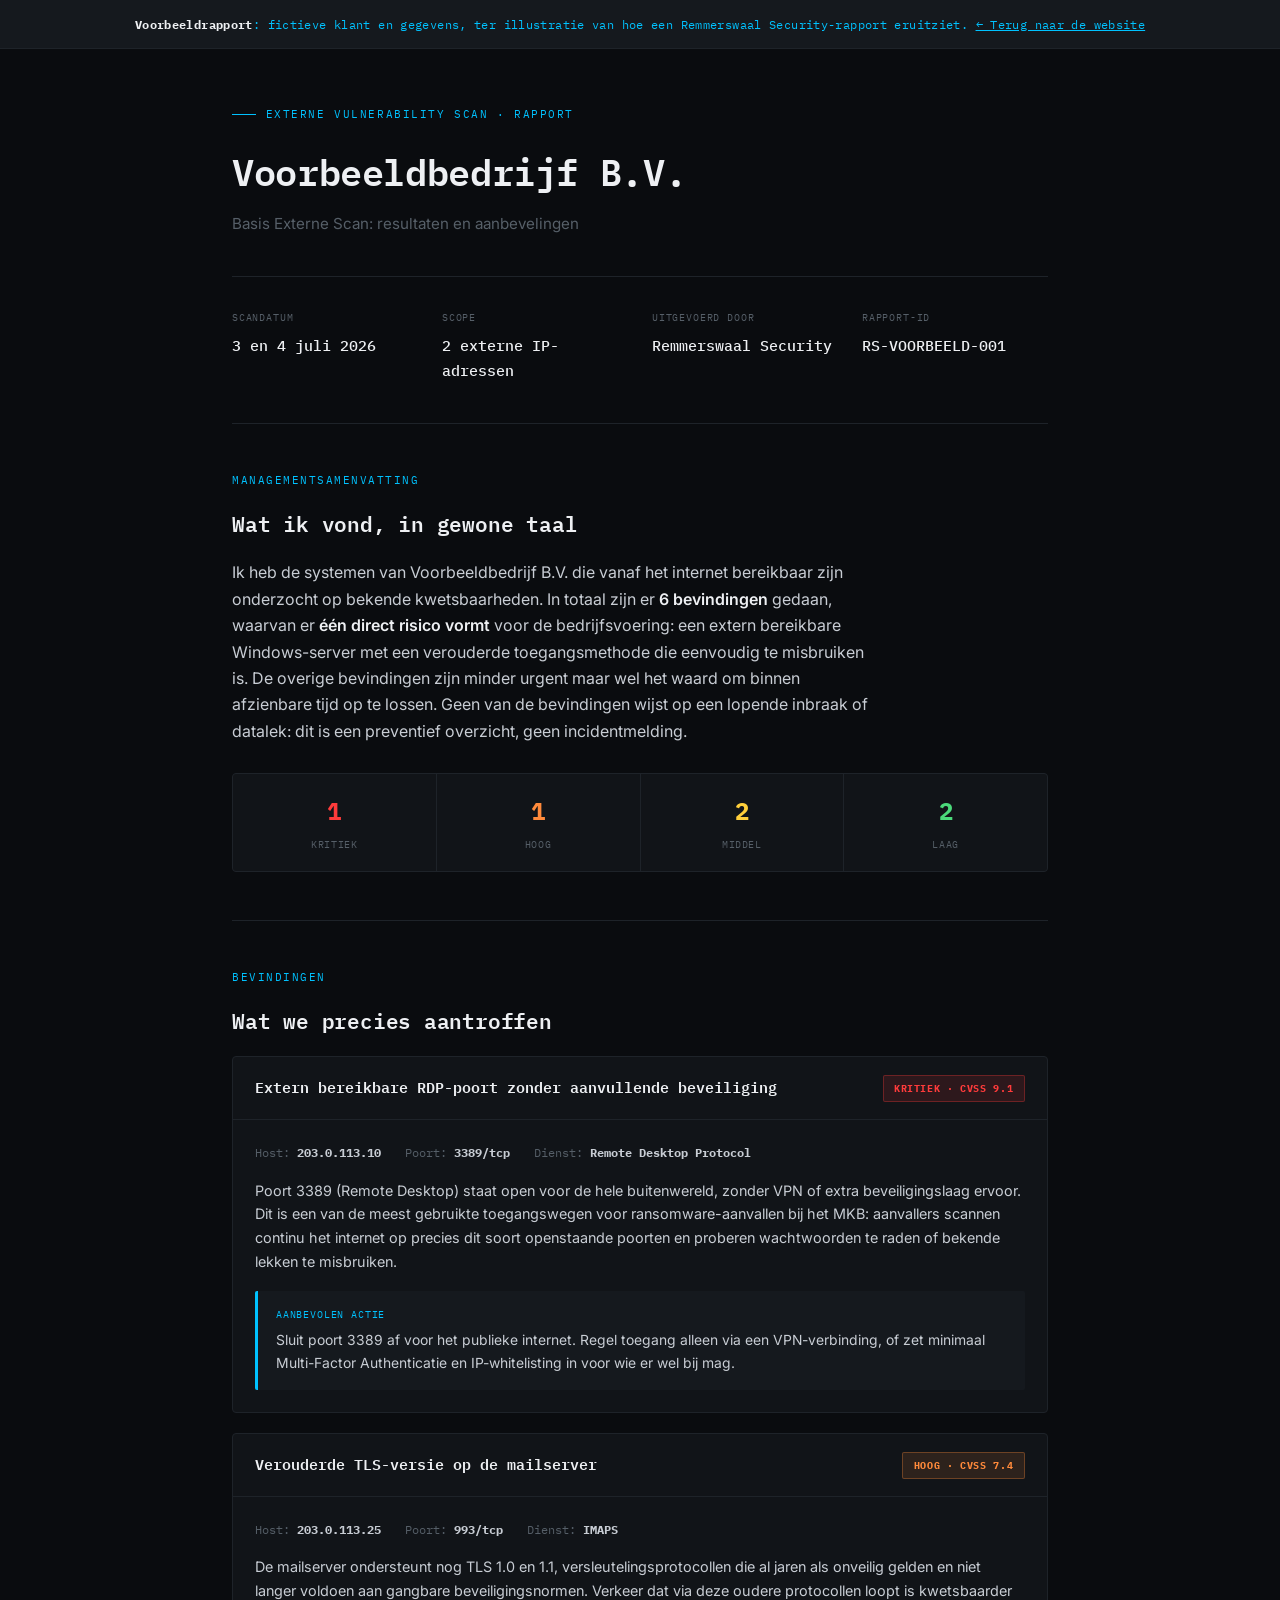
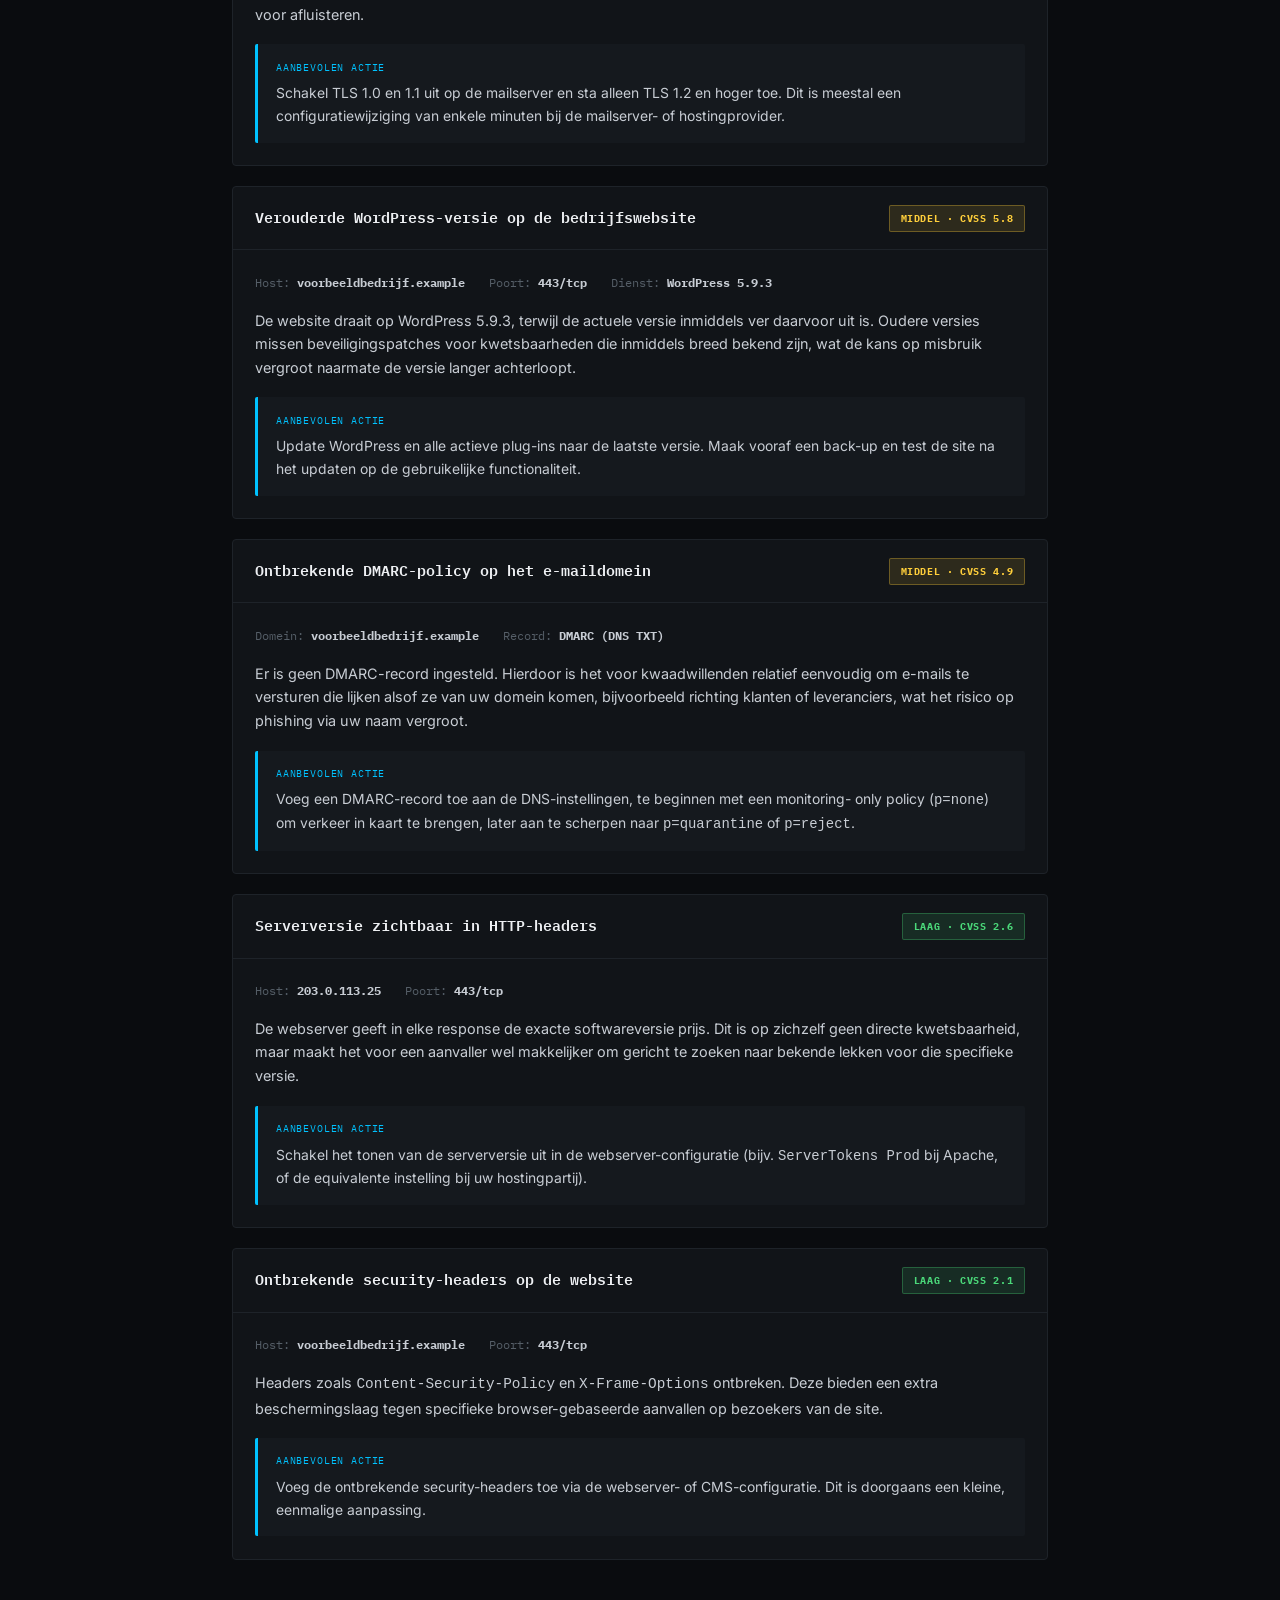
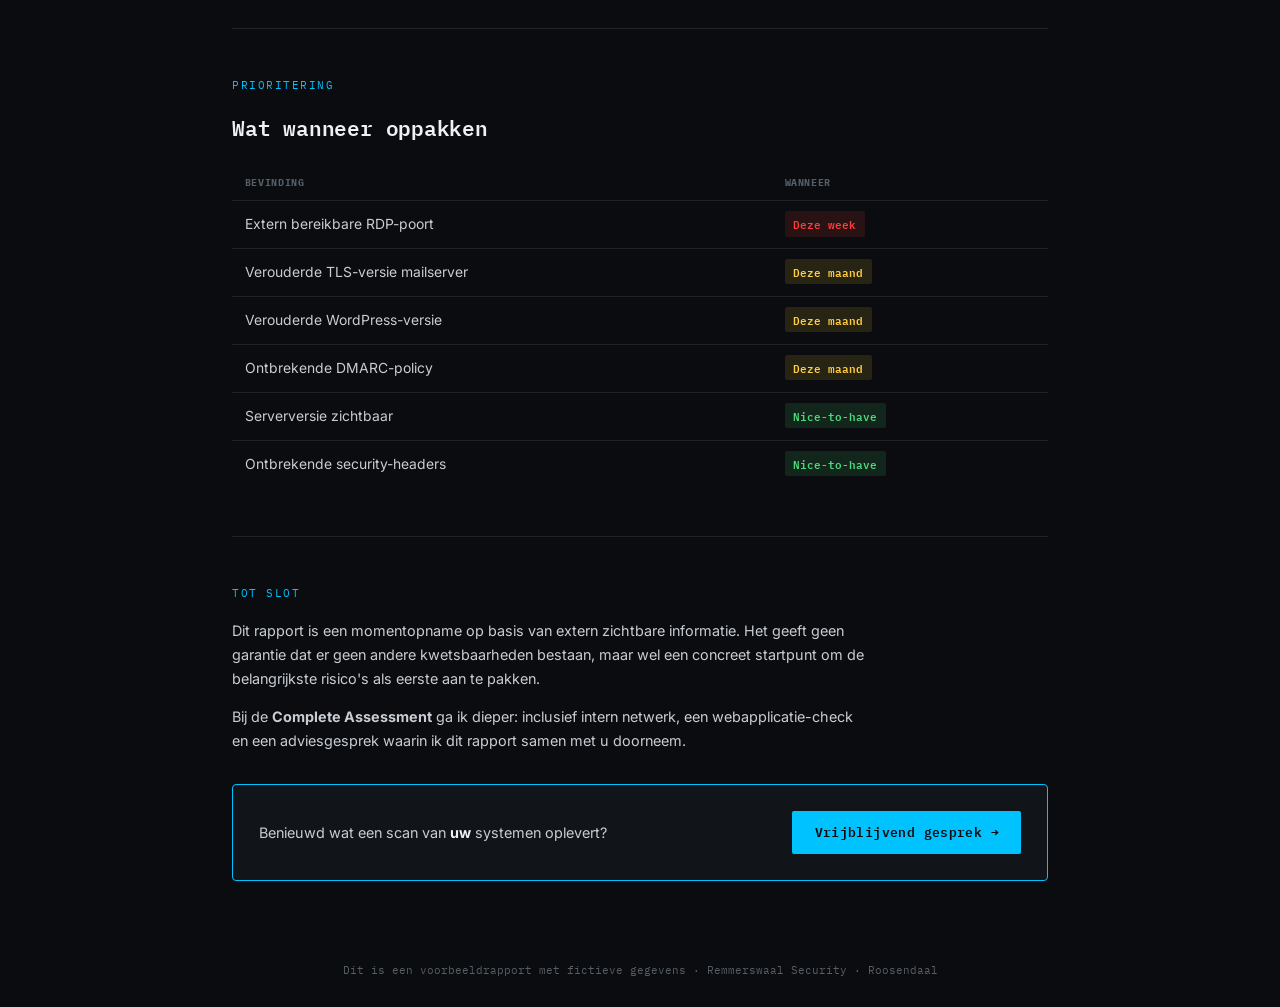
<file: voorbeeldrapport.html>
<!DOCTYPE html>
<html lang="nl">
<head>
<meta charset="UTF-8" />
<meta name="viewport" content="width=device-width, initial-scale=1.0" />
<title>Voorbeeldrapport: externe security scan | Remmerswaal Security</title>
<meta name="description" content="Een voorbeeldrapport van een externe vulnerability scan, met fictieve bevindingen, in dezelfde opzet als wat u van Remmerswaal Security zou ontvangen." />
<meta property="og:title" content="Voorbeeldrapport: externe security scan | Remmerswaal Security" />
<meta property="og:description" content="Een voorbeeldrapport van een externe vulnerability scan, met fictieve bevindingen, in dezelfde opzet als wat u zou ontvangen." />
<meta property="og:type" content="website" />
<meta property="og:url" content="https://remmerswaal-security.nl/voorbeeldrapport.html" />
<meta property="og:locale" content="nl_NL" />
<link rel="icon" type="image/svg+xml" href="favicon.svg" />
<link rel="preconnect" href="https://fonts.googleapis.com" />
<link rel="preconnect" href="https://fonts.gstatic.com" crossorigin />
<link href="https://fonts.googleapis.com/css2?family=IBM+Plex+Mono:wght@400;500;600;700&family=Inter:wght@400;500;600;700&display=swap" rel="stylesheet" />
<style>
  *, *::before, *::after { box-sizing: border-box; margin: 0; padding: 0; }

  :root {
    --black:   #0a0c0f;
    --panel:   #111418;
    --panel2:  #15191e;
    --border:  #1e2329;
    --muted:   #565f68;
    --text:    #c8cdd4;
    --white:   #eef0f3;
    --accent:  #00c2ff;
    --accent2: #0077cc;
    --crit:    #ff3b3b;
    --high:    #ff8a3b;
    --med:     #ffcf3b;
    --low:     #4bd97a;
    --mono: 'IBM Plex Mono', monospace;
    --sans: 'Inter', sans-serif;
  }

  body {
    background: var(--black);
    color: var(--text);
    font-family: var(--sans);
    font-size: 16px;
    line-height: 1.65;
    -webkit-font-smoothing: antialiased;
  }

  /* ── TOP BANNER: sample notice ── */
  .sample-banner {
    background: var(--panel2);
    border-bottom: 1px solid var(--border);
    padding: 0.85rem 2rem;
    text-align: center;
    font-family: var(--mono);
    font-size: 0.78rem;
    color: var(--accent);
    letter-spacing: 0.03em;
  }
  .sample-banner strong { color: var(--white); }
  .sample-banner a { color: var(--accent); text-decoration: underline; }

  .wrap { max-width: 880px; margin: 0 auto; padding: 0 2rem; }

  /* ── REPORT HEADER ── */
  .report-header {
    padding: 3.5rem 0 2.5rem;
    border-bottom: 1px solid var(--border);
  }
  .report-eyebrow {
    font-family: var(--mono);
    font-size: 0.7rem;
    color: var(--accent);
    letter-spacing: 0.14em;
    text-transform: uppercase;
    margin-bottom: 1.2rem;
    display: flex; align-items: center; gap: 0.6rem;
  }
  .report-eyebrow::before { content: ''; width: 24px; height: 1px; background: var(--accent); }
  .report-title {
    font-family: var(--mono);
    font-size: clamp(1.6rem, 4vw, 2.3rem);
    font-weight: 600;
    color: var(--white);
    letter-spacing: -0.01em;
    margin-bottom: 0.5rem;
  }
  .report-sub { color: var(--muted); font-size: 0.95rem; }

  .meta-grid {
    display: grid;
    grid-template-columns: repeat(auto-fit, minmax(160px, 1fr));
    gap: 1.5rem;
    margin-top: 2.5rem;
    padding-top: 2rem;
    border-top: 1px solid var(--border);
  }
  .meta-item .label {
    font-family: var(--mono);
    font-size: 0.65rem;
    color: var(--muted);
    letter-spacing: 0.08em;
    text-transform: uppercase;
    margin-bottom: 0.4rem;
  }
  .meta-item .value {
    font-family: var(--mono);
    font-size: 0.95rem;
    color: var(--white);
    font-weight: 500;
  }

  /* ── SUMMARY ── */
  section { padding: 3rem 0; border-bottom: 1px solid var(--border); }
  .section-label {
    font-family: var(--mono);
    font-size: 0.68rem;
    color: var(--accent);
    letter-spacing: 0.14em;
    text-transform: uppercase;
    margin-bottom: 1rem;
  }
  h2 {
    font-family: var(--mono);
    font-size: 1.3rem;
    font-weight: 600;
    color: var(--white);
    margin-bottom: 1.2rem;
    letter-spacing: -0.01em;
  }
  .summary-text { color: var(--text); max-width: 640px; margin-bottom: 1.8rem; }
  .summary-text strong { color: var(--white); font-weight: 600; }

  .risk-strip {
    display: flex;
    gap: 1px;
    background: var(--border);
    border: 1px solid var(--border);
    border-radius: 4px;
    overflow: hidden;
  }
  .risk-cell {
    flex: 1;
    background: var(--panel);
    padding: 1.1rem 1rem;
    text-align: center;
  }
  .risk-cell .num { font-family: var(--mono); font-size: 1.5rem; font-weight: 700; }
  .risk-cell .lbl { font-family: var(--mono); font-size: 0.65rem; color: var(--muted); letter-spacing: 0.06em; text-transform: uppercase; margin-top: 0.3rem; }
  .risk-cell.crit .num { color: var(--crit); }
  .risk-cell.high .num { color: var(--high); }
  .risk-cell.med .num { color: var(--med); }
  .risk-cell.low .num { color: var(--low); }

  /* ── FINDINGS ── */
  .finding {
    border: 1px solid var(--border);
    border-radius: 4px;
    margin-bottom: 1.25rem;
    overflow: hidden;
    background: var(--panel);
  }
  .finding-head {
    display: flex; align-items: center; justify-content: space-between;
    padding: 1.1rem 1.4rem;
    border-bottom: 1px solid var(--border);
    gap: 1rem; flex-wrap: wrap;
  }
  .finding-title {
    font-family: var(--mono);
    font-size: 0.92rem;
    font-weight: 600;
    color: var(--white);
  }
  .sev-badge {
    font-family: var(--mono);
    font-size: 0.65rem;
    font-weight: 700;
    letter-spacing: 0.06em;
    text-transform: uppercase;
    padding: 0.25rem 0.65rem;
    border-radius: 2px;
    white-space: nowrap;
  }
  .sev-critical { background: rgba(255,59,59,0.12); color: var(--crit); border: 1px solid rgba(255,59,59,0.3); }
  .sev-high { background: rgba(255,138,59,0.12); color: var(--high); border: 1px solid rgba(255,138,59,0.3); }
  .sev-medium { background: rgba(255,207,59,0.12); color: var(--med); border: 1px solid rgba(255,207,59,0.3); }
  .sev-low { background: rgba(75,217,122,0.12); color: var(--low); border: 1px solid rgba(75,217,122,0.3); }

  .finding-body { padding: 1.4rem; }
  .finding-meta {
    display: flex; gap: 1.5rem; flex-wrap: wrap;
    font-family: var(--mono); font-size: 0.75rem; color: var(--muted);
    margin-bottom: 1rem;
  }
  .finding-meta span strong { color: var(--text); }
  .finding-desc { color: var(--text); font-size: 0.9rem; margin-bottom: 1.1rem; }

  .remediation {
    background: var(--panel2);
    border-left: 3px solid var(--accent);
    border-radius: 2px;
    padding: 0.9rem 1.1rem;
  }
  .remediation .rlabel {
    font-family: var(--mono); font-size: 0.65rem; color: var(--accent);
    letter-spacing: 0.08em; text-transform: uppercase; margin-bottom: 0.4rem;
  }
  .remediation p { font-size: 0.87rem; color: var(--text); }

  /* ── PRIORITY TABLE ── */
  .prio-table { width: 100%; border-collapse: collapse; font-size: 0.87rem; }
  .prio-table th {
    text-align: left; font-family: var(--mono); font-size: 0.65rem;
    color: var(--muted); letter-spacing: 0.06em; text-transform: uppercase;
    padding: 0.6rem 0.8rem; border-bottom: 1px solid var(--border);
  }
  .prio-table td { padding: 0.75rem 0.8rem; border-bottom: 1px solid var(--border); color: var(--text); }
  .prio-table tr:last-child td { border-bottom: none; }
  .prio-tag {
    font-family: var(--mono); font-size: 0.68rem; font-weight: 600;
    padding: 0.2rem 0.55rem; border-radius: 2px; white-space: nowrap;
  }
  .prio-week { background: rgba(255,59,59,0.12); color: var(--crit); }
  .prio-month { background: rgba(255,207,59,0.12); color: var(--med); }
  .prio-nice { background: rgba(75,217,122,0.12); color: var(--low); }

  /* ── CLOSING ── */
  .closing-note {
    color: var(--text); font-size: 0.9rem; max-width: 640px;
  }
  .closing-note p + p { margin-top: 0.9rem; }

  .cta-box {
    margin-top: 2rem;
    border: 1px solid var(--accent);
    border-radius: 4px;
    padding: 1.6rem;
    display: flex; align-items: center; justify-content: space-between;
    flex-wrap: wrap; gap: 1rem;
    background: var(--panel);
  }
  .cta-box p { font-size: 0.9rem; color: var(--text); }
  .cta-box strong { color: var(--white); }
  .btn-primary {
    font-family: var(--mono); font-size: 0.8rem; font-weight: 600;
    background: var(--accent); color: var(--black);
    padding: 0.7rem 1.4rem; border-radius: 2px; text-decoration: none;
    letter-spacing: 0.03em; white-space: nowrap;
  }

  footer {
    padding: 2rem;
    text-align: center;
    font-family: var(--mono);
    font-size: 0.7rem;
    color: var(--muted);
  }

  @media (max-width: 640px) {
    .wrap { padding: 0 1.25rem; }
    .report-header { padding: 2.5rem 0 2rem; }
    section { padding: 2.2rem 0; }
    .risk-strip { flex-wrap: wrap; }
    .risk-cell { flex: 1 1 40%; }
    .cta-box { flex-direction: column; align-items: flex-start; }
  }
</style>
</head>
<body>

<div class="sample-banner">
  <strong>Voorbeeldrapport</strong>: fictieve klant en gegevens, ter illustratie van hoe een Remmerswaal Security-rapport eruitziet. <a href="index.html">← Terug naar de website</a>
</div>

<div class="wrap">

  <!-- HEADER -->
  <div class="report-header">
    <div class="report-eyebrow">Externe Vulnerability Scan · Rapport</div>
    <h1 class="report-title">Voorbeeldbedrijf B.V.</h1>
    <div class="report-sub">Basis Externe Scan: resultaten en aanbevelingen</div>

    <div class="meta-grid">
      <div class="meta-item">
        <div class="label">Scandatum</div>
        <div class="value">3 en 4 juli 2026</div>
      </div>
      <div class="meta-item">
        <div class="label">Scope</div>
        <div class="value">2 externe IP-adressen</div>
      </div>
      <div class="meta-item">
        <div class="label">Uitgevoerd door</div>
        <div class="value">Remmerswaal Security</div>
      </div>
      <div class="meta-item">
        <div class="label">Rapport-ID</div>
        <div class="value">RS-VOORBEELD-001</div>
      </div>
    </div>
  </div>

  <!-- MANAGEMENTSAMENVATTING -->
  <section>
    <div class="section-label">Managementsamenvatting</div>
    <h2>Wat ik vond, in gewone taal</h2>
    <p class="summary-text">
      Ik heb de systemen van Voorbeeldbedrijf B.V. die vanaf het internet bereikbaar zijn
      onderzocht op bekende kwetsbaarheden. In totaal zijn er <strong>6 bevindingen</strong>
      gedaan, waarvan er <strong>één direct risico vormt</strong> voor de bedrijfsvoering: een
      extern bereikbare Windows-server met een verouderde toegangsmethode die eenvoudig te
      misbruiken is. De overige bevindingen zijn minder urgent maar wel het waard om binnen
      afzienbare tijd op te lossen. Geen van de bevindingen wijst op een lopende inbraak of
      datalek: dit is een preventief overzicht, geen incidentmelding.
    </p>

    <div class="risk-strip">
      <div class="risk-cell crit"><div class="num">1</div><div class="lbl">Kritiek</div></div>
      <div class="risk-cell high"><div class="num">1</div><div class="lbl">Hoog</div></div>
      <div class="risk-cell med"><div class="num">2</div><div class="lbl">Middel</div></div>
      <div class="risk-cell low"><div class="num">2</div><div class="lbl">Laag</div></div>
    </div>
  </section>

  <!-- BEVINDINGEN -->
  <section>
    <div class="section-label">Bevindingen</div>
    <h2>Wat we precies aantroffen</h2>

    <div class="finding">
      <div class="finding-head">
        <div class="finding-title">Extern bereikbare RDP-poort zonder aanvullende beveiliging</div>
        <div class="sev-badge sev-critical">Kritiek · CVSS 9.1</div>
      </div>
      <div class="finding-body">
        <div class="finding-meta">
          <span>Host: <strong>203.0.113.10</strong></span>
          <span>Poort: <strong>3389/tcp</strong></span>
          <span>Dienst: <strong>Remote Desktop Protocol</strong></span>
        </div>
        <p class="finding-desc">
          Poort 3389 (Remote Desktop) staat open voor de hele buitenwereld, zonder VPN of
          extra beveiligingslaag ervoor. Dit is een van de meest gebruikte toegangswegen voor
          ransomware-aanvallen bij het MKB: aanvallers scannen continu het internet op precies
          dit soort openstaande poorten en proberen wachtwoorden te raden of bekende lekken te
          misbruiken.
        </p>
        <div class="remediation">
          <div class="rlabel">Aanbevolen actie</div>
          <p>Sluit poort 3389 af voor het publieke internet. Regel toegang alleen via een
          VPN-verbinding, of zet minimaal Multi-Factor Authenticatie en IP-whitelisting in
          voor wie er wel bij mag.</p>
        </div>
      </div>
    </div>

    <div class="finding">
      <div class="finding-head">
        <div class="finding-title">Verouderde TLS-versie op de mailserver</div>
        <div class="sev-badge sev-high">Hoog · CVSS 7.4</div>
      </div>
      <div class="finding-body">
        <div class="finding-meta">
          <span>Host: <strong>203.0.113.25</strong></span>
          <span>Poort: <strong>993/tcp</strong></span>
          <span>Dienst: <strong>IMAPS</strong></span>
        </div>
        <p class="finding-desc">
          De mailserver ondersteunt nog TLS 1.0 en 1.1, versleutelingsprotocollen die al
          jaren als onveilig gelden en niet langer voldoen aan gangbare beveiligingsnormen.
          Verkeer dat via deze oudere protocollen loopt is kwetsbaarder voor afluisteren.
        </p>
        <div class="remediation">
          <div class="rlabel">Aanbevolen actie</div>
          <p>Schakel TLS 1.0 en 1.1 uit op de mailserver en sta alleen TLS 1.2 en hoger toe.
          Dit is meestal een configuratiewijziging van enkele minuten bij de mailserver- of
          hostingprovider.</p>
        </div>
      </div>
    </div>

    <div class="finding">
      <div class="finding-head">
        <div class="finding-title">Verouderde WordPress-versie op de bedrijfswebsite</div>
        <div class="sev-badge sev-medium">Middel · CVSS 5.8</div>
      </div>
      <div class="finding-body">
        <div class="finding-meta">
          <span>Host: <strong>voorbeeldbedrijf.example</strong></span>
          <span>Poort: <strong>443/tcp</strong></span>
          <span>Dienst: <strong>WordPress 5.9.3</strong></span>
        </div>
        <p class="finding-desc">
          De website draait op WordPress 5.9.3, terwijl de actuele versie inmiddels ver
          daarvoor uit is. Oudere versies missen beveiligingspatches voor kwetsbaarheden die
          inmiddels breed bekend zijn, wat de kans op misbruik vergroot naarmate de versie
          langer achterloopt.
        </p>
        <div class="remediation">
          <div class="rlabel">Aanbevolen actie</div>
          <p>Update WordPress en alle actieve plug-ins naar de laatste versie. Maak vooraf een
          back-up en test de site na het updaten op de gebruikelijke functionaliteit.</p>
        </div>
      </div>
    </div>

    <div class="finding">
      <div class="finding-head">
        <div class="finding-title">Ontbrekende DMARC-policy op het e-maildomein</div>
        <div class="sev-badge sev-medium">Middel · CVSS 4.9</div>
      </div>
      <div class="finding-body">
        <div class="finding-meta">
          <span>Domein: <strong>voorbeeldbedrijf.example</strong></span>
          <span>Record: <strong>DMARC (DNS TXT)</strong></span>
        </div>
        <p class="finding-desc">
          Er is geen DMARC-record ingesteld. Hierdoor is het voor kwaadwillenden relatief
          eenvoudig om e-mails te versturen die lijken alsof ze van uw domein komen,
          bijvoorbeeld richting klanten of leveranciers, wat het risico op phishing via uw
          naam vergroot.
        </p>
        <div class="remediation">
          <div class="rlabel">Aanbevolen actie</div>
          <p>Voeg een DMARC-record toe aan de DNS-instellingen, te beginnen met een monitoring-
          only policy (<code>p=none</code>) om verkeer in kaart te brengen, later aan te
          scherpen naar <code>p=quarantine</code> of <code>p=reject</code>.</p>
        </div>
      </div>
    </div>

    <div class="finding">
      <div class="finding-head">
        <div class="finding-title">Serverversie zichtbaar in HTTP-headers</div>
        <div class="sev-badge sev-low">Laag · CVSS 2.6</div>
      </div>
      <div class="finding-body">
        <div class="finding-meta">
          <span>Host: <strong>203.0.113.25</strong></span>
          <span>Poort: <strong>443/tcp</strong></span>
        </div>
        <p class="finding-desc">
          De webserver geeft in elke response de exacte softwareversie prijs. Dit is op
          zichzelf geen directe kwetsbaarheid, maar maakt het voor een aanvaller wel
          makkelijker om gericht te zoeken naar bekende lekken voor die specifieke versie.
        </p>
        <div class="remediation">
          <div class="rlabel">Aanbevolen actie</div>
          <p>Schakel het tonen van de serverversie uit in de webserver-configuratie
          (bijv. <code>ServerTokens Prod</code> bij Apache, of de equivalente instelling bij
          uw hostingpartij).</p>
        </div>
      </div>
    </div>

    <div class="finding">
      <div class="finding-head">
        <div class="finding-title">Ontbrekende security-headers op de website</div>
        <div class="sev-badge sev-low">Laag · CVSS 2.1</div>
      </div>
      <div class="finding-body">
        <div class="finding-meta">
          <span>Host: <strong>voorbeeldbedrijf.example</strong></span>
          <span>Poort: <strong>443/tcp</strong></span>
        </div>
        <p class="finding-desc">
          Headers zoals <code>Content-Security-Policy</code> en <code>X-Frame-Options</code>
          ontbreken. Deze bieden een extra beschermingslaag tegen specifieke
          browser-gebaseerde aanvallen op bezoekers van de site.
        </p>
        <div class="remediation">
          <div class="rlabel">Aanbevolen actie</div>
          <p>Voeg de ontbrekende security-headers toe via de webserver- of
          CMS-configuratie. Dit is doorgaans een kleine, eenmalige aanpassing.</p>
        </div>
      </div>
    </div>
  </section>

  <!-- PRIORITERING -->
  <section>
    <div class="section-label">Prioritering</div>
    <h2>Wat wanneer oppakken</h2>
    <table class="prio-table">
      <thead>
        <tr><th>Bevinding</th><th>Wanneer</th></tr>
      </thead>
      <tbody>
        <tr>
          <td>Extern bereikbare RDP-poort</td>
          <td><span class="prio-tag prio-week">Deze week</span></td>
        </tr>
        <tr>
          <td>Verouderde TLS-versie mailserver</td>
          <td><span class="prio-tag prio-month">Deze maand</span></td>
        </tr>
        <tr>
          <td>Verouderde WordPress-versie</td>
          <td><span class="prio-tag prio-month">Deze maand</span></td>
        </tr>
        <tr>
          <td>Ontbrekende DMARC-policy</td>
          <td><span class="prio-tag prio-month">Deze maand</span></td>
        </tr>
        <tr>
          <td>Serverversie zichtbaar</td>
          <td><span class="prio-tag prio-nice">Nice-to-have</span></td>
        </tr>
        <tr>
          <td>Ontbrekende security-headers</td>
          <td><span class="prio-tag prio-nice">Nice-to-have</span></td>
        </tr>
      </tbody>
    </table>
  </section>

  <!-- AFSLUITING -->
  <section style="border-bottom: none;">
    <div class="section-label">Tot slot</div>
    <div class="closing-note">
      <p>
        Dit rapport is een momentopname op basis van extern zichtbare informatie. Het geeft
        geen garantie dat er geen andere kwetsbaarheden bestaan, maar wel een concreet
        startpunt om de belangrijkste risico's als eerste aan te pakken.
      </p>
      <p>
        Bij de <strong>Complete Assessment</strong> ga ik dieper: inclusief intern
        netwerk, een webapplicatie-check en een adviesgesprek waarin ik dit rapport samen
        met u doorneem.
      </p>
    </div>

    <div class="cta-box">
      <p>Benieuwd wat een scan van <strong>uw</strong> systemen oplevert?</p>
      <a href="contact.html" class="btn-primary">Vrijblijvend gesprek →</a>
    </div>
  </section>

</div>

<footer>
  Dit is een voorbeeldrapport met fictieve gegevens · Remmerswaal Security · Roosendaal
</footer>

</body>
</html>
</file>
<file: style.css>
*, *::before, *::after { box-sizing: border-box; margin: 0; padding: 0; }

:root {
  --black:   #08090b;
  --panel:   #0f1115;
  --border:  #1c2128;
  --muted:   #3d4550;
  --text:    #b8bec8;
  --white:   #eef0f3;
  --accent:  #00b8f0;
  --accent2: #0077cc;
  --danger:  #ff3b3b;
  --success: #00c896;
  --mono: 'IBM Plex Mono', monospace;
  --sans: 'Inter', sans-serif;
}

html { scroll-behavior: smooth; }

body {
  background: var(--black);
  color: var(--text);
  font-family: var(--sans);
  font-size: 16px;
  line-height: 1.6;
  -webkit-font-smoothing: antialiased;
}

/* ── NAV ── */
nav {
  position: fixed; top: 0; left: 0; right: 0; z-index: 100;
  display: flex; align-items: center; justify-content: space-between;
  padding: 0 2.5rem;
  height: 64px;
  background: rgba(8,9,11,0.95);
  backdrop-filter: blur(16px);
  border-bottom: 1px solid var(--border);
}
.nav-logo {
  font-family: var(--mono);
  font-size: 0.85rem;
  font-weight: 600;
  color: var(--white);
  letter-spacing: 0.04em;
  text-decoration: none;
}
.nav-logo span { color: var(--accent); }
.nav-links { display: flex; gap: 2rem; list-style: none; }
.nav-links a {
  font-size: 0.82rem;
  font-weight: 500;
  color: var(--text);
  text-decoration: none;
  letter-spacing: 0.03em;
  transition: color 0.2s;
}
.nav-links a:hover, .nav-links a.is-active { color: var(--accent); }
.nav-cta {
  font-family: var(--mono);
  font-size: 0.78rem;
  font-weight: 600;
  color: var(--accent);
  border: 1px solid var(--accent);
  padding: 0.45rem 1.1rem;
  border-radius: 2px;
  text-decoration: none;
  transition: background 0.2s, color 0.2s;
  white-space: nowrap;
}
.nav-cta:hover { background: var(--accent); color: var(--black); }

/* ── HERO ── */
.hero {
  min-height: 100vh;
  display: flex; flex-direction: column; justify-content: center;
  padding: 140px 2.5rem 80px;
  max-width: 900px;
  margin: 0 auto;
  position: relative;
}
.hero-tag {
  font-family: var(--mono);
  font-size: 0.7rem;
  color: var(--accent);
  letter-spacing: 0.14em;
  text-transform: uppercase;
  margin-bottom: 1.75rem;
  display: flex; align-items: center; gap: 0.75rem;
}
.hero-tag::before {
  content: '';
  display: inline-block;
  width: 28px; height: 1px;
  background: var(--accent);
}
h1 {
  font-family: var(--mono);
  font-size: clamp(2rem, 5vw, 3.6rem);
  font-weight: 600;
  color: var(--white);
  line-height: 1.12;
  margin-bottom: 1.75rem;
  letter-spacing: -0.025em;
}
h1 em {
  font-style: normal;
  color: var(--accent);
}
.hero-sub {
  font-size: 1.08rem;
  color: var(--text);
  max-width: 580px;
  margin-bottom: 2.75rem;
  line-height: 1.8;
}
.hero-sub strong { color: var(--white); font-weight: 600; }
.hero-actions { display: flex; gap: 1rem; flex-wrap: wrap; align-items: center; }
.btn-primary {
  font-family: var(--mono);
  font-size: 0.82rem;
  font-weight: 600;
  background: var(--accent);
  color: var(--black);
  padding: 0.85rem 1.8rem;
  border-radius: 2px;
  text-decoration: none;
  letter-spacing: 0.04em;
  transition: opacity 0.2s;
  display: inline-block;
}
.btn-primary:hover { opacity: 0.85; }
.btn-ghost {
  font-family: var(--mono);
  font-size: 0.82rem;
  font-weight: 600;
  color: var(--text);
  border: 1px solid var(--muted);
  padding: 0.85rem 1.8rem;
  border-radius: 2px;
  text-decoration: none;
  letter-spacing: 0.04em;
  transition: border-color 0.2s, color 0.2s;
  display: inline-block;
}
.btn-ghost:hover { border-color: var(--accent); color: var(--accent); }
.hero-note {
  margin-top: 1rem;
  font-size: 0.78rem;
  color: var(--muted);
  font-family: var(--mono);
}

/* Scan animation bar */
.scan-bar {
  margin-top: 4rem;
  height: 1px;
  background: var(--border);
  position: relative;
  overflow: hidden;
}
.scan-bar::after {
  content: '';
  position: absolute;
  top: 0; left: -40%;
  width: 40%; height: 100%;
  background: linear-gradient(90deg, transparent, var(--accent), transparent);
  animation: scan 3s linear infinite;
}
@keyframes scan { to { left: 140%; } }

/* ── STATS ── */
.stats-row {
  display: flex; gap: 3rem; flex-wrap: wrap;
  margin-top: 2.75rem;
}
.stat { display: flex; flex-direction: column; }
.stat-num {
  font-family: var(--mono);
  font-size: 1.7rem;
  font-weight: 600;
  color: var(--white);
}
.stat-num span { color: var(--accent); }
.stat-label {
  font-size: 0.73rem;
  color: var(--muted);
  letter-spacing: 0.04em;
  margin-top: 0.2rem;
}

/* ── PAGE HERO (subpages) ── */
.page-hero {
  padding: 150px 2.5rem 60px;
  max-width: 900px;
  margin: 0 auto;
}
.page-hero h1 { font-size: clamp(1.8rem, 4vw, 2.8rem); }

/* ── SECTION BASE ── */
section { padding: 90px 2.5rem; }
.container { max-width: 900px; margin: 0 auto; }
.section-tag {
  font-family: var(--mono);
  font-size: 0.67rem;
  color: var(--accent);
  letter-spacing: 0.16em;
  text-transform: uppercase;
  margin-bottom: 0.85rem;
}
h2 {
  font-family: var(--mono);
  font-size: clamp(1.5rem, 3vw, 2.1rem);
  font-weight: 600;
  color: var(--white);
  margin-bottom: 1rem;
  letter-spacing: -0.015em;
  line-height: 1.25;
}
.section-intro {
  color: var(--text);
  max-width: 580px;
  margin-bottom: 3.5rem;
  line-height: 1.8;
  font-size: 0.95rem;
}

/* ── PROBLEM / WAAROM-KLANTEN-KIEZEN GRID ── */
.problem { background: var(--panel); border-top: 1px solid var(--border); border-bottom: 1px solid var(--border); }
.problem-grid {
  display: grid;
  grid-template-columns: repeat(auto-fit, minmax(220px, 1fr));
  gap: 1.25rem;
  margin-top: 2.5rem;
}
.problem-card {
  border: 1px solid var(--border);
  border-radius: 3px;
  padding: 1.75rem;
  background: var(--black);
}
.problem-card .icon { font-size: 1.2rem; margin-bottom: 0.85rem; }
.problem-card h3 {
  font-family: var(--mono);
  font-size: 0.9rem;
  font-weight: 600;
  color: var(--white);
  margin-bottom: 0.5rem;
}
.problem-card .stat-line {
  font-family: var(--mono);
  font-size: 1.4rem;
  font-weight: 600;
  color: var(--accent);
  margin-bottom: 0.6rem;
}
.problem-card p { font-size: 0.85rem; color: var(--text); line-height: 1.65; }

/* ── OVER ── */
.over { border-top: 1px solid var(--border); border-bottom: 1px solid var(--border); }
.over-inner {
  display: grid;
  grid-template-columns: 1fr 1fr;
  gap: 5rem;
  align-items: start;
}
.over-text p {
  font-size: 0.92rem;
  color: var(--text);
  line-height: 1.85;
  margin-bottom: 1.25rem;
}
.over-text p strong { color: var(--white); font-weight: 600; }
.over-credentials {
  display: flex;
  flex-direction: column;
  gap: 1rem;
  margin-top: 2rem;
}
.credential {
  display: flex;
  gap: 1rem;
  align-items: flex-start;
  padding: 1rem 1.25rem;
  border: 1px solid var(--border);
  border-radius: 3px;
  background: var(--panel);
}
.credential-icon {
  font-family: var(--mono);
  font-size: 0.7rem;
  color: var(--accent);
  background: rgba(0,184,240,0.08);
  padding: 0.4rem 0.6rem;
  border-radius: 2px;
  flex-shrink: 0;
  letter-spacing: 0.05em;
}
.credential-body h4 {
  font-family: var(--mono);
  font-size: 0.8rem;
  font-weight: 600;
  color: var(--white);
  margin-bottom: 0.25rem;
}
.credential-body p { font-size: 0.78rem; color: var(--muted); line-height: 1.5; }
.over-quote {
  margin-top: 2rem;
  padding: 1.5rem;
  border-left: 2px solid var(--accent);
  background: rgba(0,184,240,0.04);
}
.over-quote p {
  font-size: 0.88rem;
  color: var(--text);
  line-height: 1.75;
  font-style: italic;
  margin: 0;
}
.over-quote cite {
  display: block;
  margin-top: 0.75rem;
  font-family: var(--mono);
  font-size: 0.72rem;
  color: var(--muted);
  font-style: normal;
}

/* ── VOOR ADVOCATENKANTOREN ── */
.advocaten { border-top: 1px solid var(--border); border-bottom: 1px solid var(--border); }
.advocaten-grid {
  display: grid;
  grid-template-columns: 1.1fr 0.9fr;
  gap: 4rem;
  align-items: start;
}
.advocaten-grid > * { min-width: 0; }
.advocaten-text p {
  font-size: 0.92rem;
  color: var(--text);
  line-height: 1.85;
  margin-bottom: 1.25rem;
}
.advocaten-text p strong { color: var(--white); }
.advocaten-list {
  list-style: none;
  display: flex;
  flex-direction: column;
  gap: 1rem;
}
.advocaten-list li {
  display: flex;
  gap: 0.9rem;
  align-items: flex-start;
  padding: 1.1rem 1.25rem;
  border: 1px solid var(--border);
  border-radius: 3px;
  background: var(--panel);
  font-size: 0.85rem;
  color: var(--text);
  line-height: 1.6;
}
.advocaten-list li::before {
  content: '→';
  color: var(--accent);
  font-family: var(--mono);
  flex-shrink: 0;
}
.advocaten-list li strong { color: var(--white); display: block; margin-bottom: 0.2rem; font-family: var(--mono); font-size: 0.8rem; }

/* ── TESTIMONIALS ── */
.testimonials { border-top: 1px solid var(--border); }
.testimonials-grid {
  display: grid;
  grid-template-columns: repeat(auto-fit, minmax(260px, 1fr));
  gap: 1.5rem;
}
.testimonial-card {
  border: 1px solid var(--border);
  border-radius: 3px;
  padding: 1.75rem;
  background: var(--panel);
  display: flex;
  flex-direction: column;
  gap: 1rem;
}
.testimonial-card .quote-mark { font-family: var(--mono); font-size: 1.5rem; color: var(--accent); line-height: 1; }
.testimonial-card p { font-size: 0.85rem; color: var(--text); line-height: 1.7; font-style: italic; }
.testimonial-card .attribution { font-family: var(--mono); font-size: 0.72rem; color: var(--muted); font-style: normal; }
.testimonial-placeholder {
  border: 1px dashed var(--border);
  border-radius: 3px;
  padding: 1.75rem;
  background: transparent;
  display: flex;
  align-items: center;
  justify-content: center;
  text-align: center;
  font-family: var(--mono);
  font-size: 0.78rem;
  color: var(--muted);
  line-height: 1.7;
  min-height: 140px;
}

/* ── DIENSTEN / PAKKETTEN ── */
.diensten-grid {
  display: grid;
  grid-template-columns: repeat(auto-fit, minmax(255px, 1fr));
  gap: 1.5rem;
}
.dienst-card {
  border: 1px solid var(--border);
  border-radius: 3px;
  padding: 2rem 1.75rem;
  position: relative;
  transition: border-color 0.25s;
  background: var(--panel);
  display: flex;
  flex-direction: column;
}
.dienst-card:hover { border-color: var(--accent2); }
.dienst-card.featured { border-color: var(--accent); background: rgba(0,184,240,0.03); }
.featured-badge {
  position: absolute; top: -1px; right: 1.5rem;
  font-family: var(--mono);
  font-size: 0.6rem;
  font-weight: 600;
  background: var(--accent);
  color: var(--black);
  padding: 0.2rem 0.65rem;
  letter-spacing: 0.1em;
  text-transform: uppercase;
}
.dienst-tier {
  font-family: var(--mono);
  font-size: 0.65rem;
  color: var(--muted);
  letter-spacing: 0.12em;
  text-transform: uppercase;
  margin-bottom: 0.5rem;
}
.dienst-card h3 {
  font-family: var(--mono);
  font-size: 1rem;
  font-weight: 600;
  color: var(--white);
  margin-bottom: 0.4rem;
  line-height: 1.3;
}
.dienst-card .tagline {
  font-size: 0.8rem;
  color: var(--muted);
  margin-bottom: 1.25rem;
  line-height: 1.5;
}
.dienst-price {
  font-family: var(--mono);
  font-size: 1.6rem;
  font-weight: 600;
  color: var(--accent);
  margin-bottom: 1.5rem;
  line-height: 1;
}
.dienst-price small {
  font-size: 0.72rem;
  color: var(--muted);
  font-weight: 400;
  display: block;
  margin-top: 0.35rem;
  letter-spacing: 0.03em;
}
.dienst-divider {
  height: 1px;
  background: var(--border);
  margin-bottom: 1.25rem;
}
.dienst-card ul {
  list-style: none;
  display: flex;
  flex-direction: column;
  gap: 0.6rem;
  flex-grow: 1;
}
.dienst-card ul li {
  font-size: 0.82rem;
  color: var(--text);
  display: flex; align-items: flex-start; gap: 0.6rem;
  line-height: 1.5;
}
.dienst-card ul li::before {
  content: '→';
  color: var(--accent);
  font-family: var(--mono);
  flex-shrink: 0;
  margin-top: 1px;
}
.dienst-cta {
  display: inline-block;
  margin-top: 1.75rem;
  font-family: var(--mono);
  font-size: 0.78rem;
  font-weight: 600;
  color: var(--accent);
  text-decoration: none;
  border-bottom: 1px solid rgba(0,184,240,0.3);
  padding-bottom: 2px;
  transition: border-color 0.2s;
  align-self: flex-start;
}
.dienst-cta:hover { border-color: var(--accent); }
.dienst-note {
  margin-top: 2rem;
  padding: 1.1rem 1.4rem;
  border: 1px solid var(--border);
  border-left: 3px solid var(--accent);
  border-radius: 2px;
  background: rgba(0,184,240,0.04);
  font-size: 0.82rem;
  color: var(--text);
}
.dienst-note strong { color: var(--white); }
.dienst-note a { color: var(--accent); }

.diensten-grid + .diensten-grid,
.diensten-group + .diensten-group { margin-top: 3rem; }
.diensten-group-label {
  font-family: var(--mono);
  font-size: 0.7rem;
  color: var(--muted);
  letter-spacing: 0.14em;
  text-transform: uppercase;
  margin-bottom: 1.25rem;
  padding-bottom: 0.75rem;
  border-bottom: 1px solid var(--border);
}

/* ── HOE HET WERKT ── */
.hoe { background: var(--panel); border-top: 1px solid var(--border); border-bottom: 1px solid var(--border); }
.process-steps {
  display: flex;
  flex-direction: column;
  gap: 0;
  margin-top: 2.5rem;
  position: relative;
}
.process-steps::before {
  content: '';
  position: absolute;
  left: 19px; top: 0; bottom: 0;
  width: 1px;
  background: var(--border);
}
.step {
  display: flex; gap: 1.75rem;
  padding-bottom: 2.5rem;
  position: relative;
}
.step:last-child { padding-bottom: 0; }
.step-num {
  font-family: var(--mono);
  font-size: 0.68rem;
  font-weight: 600;
  color: var(--black);
  background: var(--accent);
  width: 38px; height: 38px;
  border-radius: 50%;
  display: flex; align-items: center; justify-content: center;
  flex-shrink: 0;
  position: relative;
  z-index: 1;
}
.step-body { padding-top: 0.4rem; }
.step-body h3 {
  font-family: var(--mono);
  font-size: 0.9rem;
  font-weight: 600;
  color: var(--white);
  margin-bottom: 0.4rem;
}
.step-body p { font-size: 0.85rem; color: var(--text); line-height: 1.7; }

/* ── WAAROM ── */
.waarom { border-top: 1px solid var(--border); }
.waarom-grid {
  display: grid;
  grid-template-columns: repeat(auto-fit, minmax(200px, 1fr));
  gap: 1.25rem;
}
.waarom-item {
  padding: 1.5rem;
  border: 1px solid var(--border);
  border-radius: 3px;
  background: var(--panel);
}
.waarom-item .w-label {
  font-family: var(--mono);
  font-size: 0.65rem;
  color: var(--accent);
  letter-spacing: 0.1em;
  text-transform: uppercase;
  margin-bottom: 0.5rem;
}
.waarom-item h3 {
  font-family: var(--mono);
  font-size: 0.85rem;
  font-weight: 600;
  color: var(--white);
  margin-bottom: 0.5rem;
}
.waarom-item p { font-size: 0.82rem; color: var(--text); line-height: 1.65; }

/* ── CONTACT ── */
.contact { background: var(--panel); border-top: 1px solid var(--border); }
.contact-inner {
  display: grid;
  grid-template-columns: 1fr 1fr;
  gap: 5rem;
  align-items: start;
}
.contact-info p {
  font-size: 0.9rem;
  color: var(--text);
  line-height: 1.8;
  margin-bottom: 1.75rem;
}
.contact-info p strong { color: var(--white); }
.contact-detail { display: flex; flex-direction: column; gap: 0.75rem; }
.contact-detail a {
  font-family: var(--mono);
  font-size: 0.82rem;
  color: var(--accent);
  text-decoration: none;
  display: flex; align-items: center; gap: 0.5rem;
  transition: opacity 0.2s;
}
.contact-detail a:hover { opacity: 0.75; }
.contact-guarantee {
  margin-top: 2rem;
  padding: 1.1rem 1.25rem;
  border: 1px solid var(--border);
  border-radius: 3px;
  background: var(--black);
}
.contact-guarantee .g-label {
  font-family: var(--mono);
  font-size: 0.65rem;
  color: var(--success);
  letter-spacing: 0.1em;
  text-transform: uppercase;
  margin-bottom: 0.5rem;
}
.contact-guarantee p { font-size: 0.82rem; color: var(--text); margin: 0; line-height: 1.6; }
.contact-form { display: flex; flex-direction: column; gap: 1.1rem; }
.form-group { display: flex; flex-direction: column; gap: 0.4rem; }
.form-group label {
  font-family: var(--mono);
  font-size: 0.68rem;
  color: var(--muted);
  letter-spacing: 0.1em;
  text-transform: uppercase;
}
.form-group input,
.form-group textarea,
.form-group select {
  background: var(--black);
  border: 1px solid var(--border);
  border-radius: 2px;
  padding: 0.7rem 0.9rem;
  color: var(--white);
  font-family: var(--sans);
  font-size: 0.87rem;
  outline: none;
  transition: border-color 0.2s;
  width: 100%;
}
.form-group input:focus,
.form-group textarea:focus,
.form-group select:focus { border-color: var(--accent); }
.form-group textarea { resize: vertical; min-height: 100px; }
.form-group select option { background: var(--black); }
.btn-submit {
  font-family: var(--mono);
  font-size: 0.82rem;
  font-weight: 600;
  background: var(--accent);
  color: var(--black);
  border: none;
  padding: 0.85rem 1.75rem;
  border-radius: 2px;
  cursor: pointer;
  letter-spacing: 0.04em;
  transition: opacity 0.2s;
  align-self: flex-start;
}
.btn-submit:hover { opacity: 0.85; }
.form-disclaimer {
  font-size: 0.73rem;
  color: var(--muted);
  line-height: 1.6;
}

/* ── FOOTER ── */
footer {
  border-top: 1px solid var(--border);
  padding: 2rem 2.5rem;
  display: flex; justify-content: space-between; align-items: center;
  flex-wrap: wrap; gap: 1rem;
}
.footer-logo { font-family: var(--mono); font-size: 0.8rem; color: var(--muted); }
.footer-logo span { color: var(--accent); }
footer p { font-size: 0.73rem; color: var(--muted); }

/* ── BEVINDINGEN (wat ik tegenkom) ── */
.bevindingen-grid {
  display: grid;
  grid-template-columns: repeat(auto-fit, minmax(260px, 1fr));
  gap: 1.25rem;
  margin-top: 2.5rem;
}
.bevinding-card {
  border: 1px solid var(--border);
  border-radius: 3px;
  padding: 1.5rem 1.6rem;
  background: var(--panel);
}
.bevinding-card .b-wat {
  font-family: var(--mono);
  font-size: 0.68rem;
  color: var(--muted);
  letter-spacing: 0.1em;
  text-transform: uppercase;
  margin-bottom: 0.5rem;
}
.bevinding-card h3 {
  font-family: var(--mono);
  font-size: 0.9rem;
  font-weight: 600;
  color: var(--white);
  margin-bottom: 0.7rem;
  line-height: 1.4;
}
.bevinding-card p { font-size: 0.83rem; color: var(--text); line-height: 1.65; }

/* ── CIJFERS (gesourcede statistieken) ── */
.cijfers-strip {
  display: grid;
  grid-template-columns: repeat(auto-fit, minmax(240px, 1fr));
  gap: 1.5rem;
  margin-top: 2.5rem;
}
.cijfer-card {
  border: 1px solid var(--border);
  border-radius: 3px;
  padding: 2rem 1.75rem;
  background: var(--black);
}
.cijfer-num {
  font-family: var(--mono);
  font-size: 2.6rem;
  font-weight: 600;
  color: var(--accent);
  line-height: 1;
  margin-bottom: 0.85rem;
}
.cijfer-card p { font-size: 0.88rem; color: var(--text); line-height: 1.6; }
.cijfer-bron {
  margin-top: 3rem;
  font-family: var(--mono);
  font-size: 0.72rem;
  color: var(--muted);
}
.cijfer-bron a { color: var(--muted); }

/* ── VOORBEELDRAPPORT TEASER ── */
.teaser-grid {
  display: flex;
  flex-direction: column;
  gap: 1rem;
  margin-top: 2.5rem;
}
.teaser-finding {
  border: 1px solid var(--border);
  border-radius: 3px;
  padding: 1.1rem 1.4rem;
  background: var(--panel);
  display: flex;
  align-items: center;
  justify-content: space-between;
  gap: 1rem;
  flex-wrap: wrap;
}
.teaser-finding .tf-title { font-family: var(--mono); font-size: 0.85rem; color: var(--white); font-weight: 600; }
.teaser-finding .tf-sev {
  font-family: var(--mono);
  font-size: 0.65rem;
  font-weight: 700;
  letter-spacing: 0.06em;
  text-transform: uppercase;
  padding: 0.25rem 0.65rem;
  border-radius: 2px;
  white-space: nowrap;
}
.tf-sev.crit { background: rgba(255,59,59,0.12); color: var(--danger); border: 1px solid rgba(255,59,59,0.3); }
.tf-sev.high { background: rgba(0,184,240,0.12); color: var(--accent); border: 1px solid rgba(0,184,240,0.3); }
.tf-sev.med { background: rgba(61,69,80,0.3); color: var(--text); border: 1px solid var(--border); }

/* ── LEGAL CONTENT ── */
.legal-content { max-width: 720px; }
.legal-content .legal-meta {
  font-family: var(--mono);
  font-size: 0.78rem;
  color: var(--muted);
  margin-bottom: 2.75rem;
}
.legal-content h2 {
  font-size: 1.15rem;
  margin-top: 2.75rem;
  margin-bottom: 0.9rem;
}
.legal-content h2:first-of-type { margin-top: 0; }
.legal-content p,
.legal-content li {
  font-size: 0.92rem;
  color: var(--text);
  line-height: 1.85;
  margin-bottom: 1rem;
}
.legal-content ul,
.legal-content ol {
  margin: 0 0 1.25rem 1.25rem;
}
.legal-content strong { color: var(--white); font-weight: 600; }
.legal-content a { color: var(--accent); }
.legal-draft-notice {
  margin-bottom: 2.5rem;
  padding: 1rem 1.25rem;
  border: 1px solid var(--border);
  border-left: 3px solid var(--danger);
  border-radius: 2px;
  background: rgba(255,59,59,0.05);
  font-family: var(--mono);
  font-size: 0.78rem;
  color: var(--text);
}

/* ── FAQ ── */
.faq-list { display: flex; flex-direction: column; gap: 0.75rem; }
.faq-item {
  border: 1px solid var(--border);
  border-radius: 3px;
  background: var(--panel);
  padding: 0;
}
.faq-item summary {
  cursor: pointer;
  list-style: none;
  padding: 1.1rem 1.4rem;
  font-family: var(--mono);
  font-size: 0.85rem;
  font-weight: 600;
  color: var(--white);
  display: flex;
  align-items: center;
  justify-content: space-between;
  gap: 1rem;
}
.faq-item summary::-webkit-details-marker { display: none; }
.faq-item summary::after {
  content: '+';
  font-family: var(--mono);
  color: var(--accent);
  font-size: 1.1rem;
  flex-shrink: 0;
  transition: transform 0.2s;
}
.faq-item[open] summary::after { transform: rotate(45deg); }
.faq-item .faq-answer {
  padding: 0 1.4rem 1.25rem;
  font-size: 0.85rem;
  color: var(--text);
  line-height: 1.75;
}

/* ── RESPONSIVE ── */
@media (max-width: 840px) {
  .nav-links { display: none; }
}

@media (max-width: 680px) {
  nav { padding: 0 1.25rem; }
  .nav-logo { font-size: 0.72rem; }
  .nav-cta { font-size: 0.68rem; padding: 0.4rem 0.75rem; }
  .hero { padding: 110px 1.25rem 60px; }
  .page-hero { padding: 120px 1.25rem 40px; }
  section { padding: 65px 1.25rem; }
  .over-inner { grid-template-columns: 1fr; gap: 3rem; }
  .advocaten-grid { grid-template-columns: 1fr; gap: 2.5rem; }
  .contact-inner { grid-template-columns: 1fr; gap: 3rem; }
  footer { flex-direction: column; align-items: flex-start; }
  .stats-row { gap: 2rem; }
}

@media (prefers-reduced-motion: reduce) {
  .scan-bar::after { animation: none; }
}
</file>
